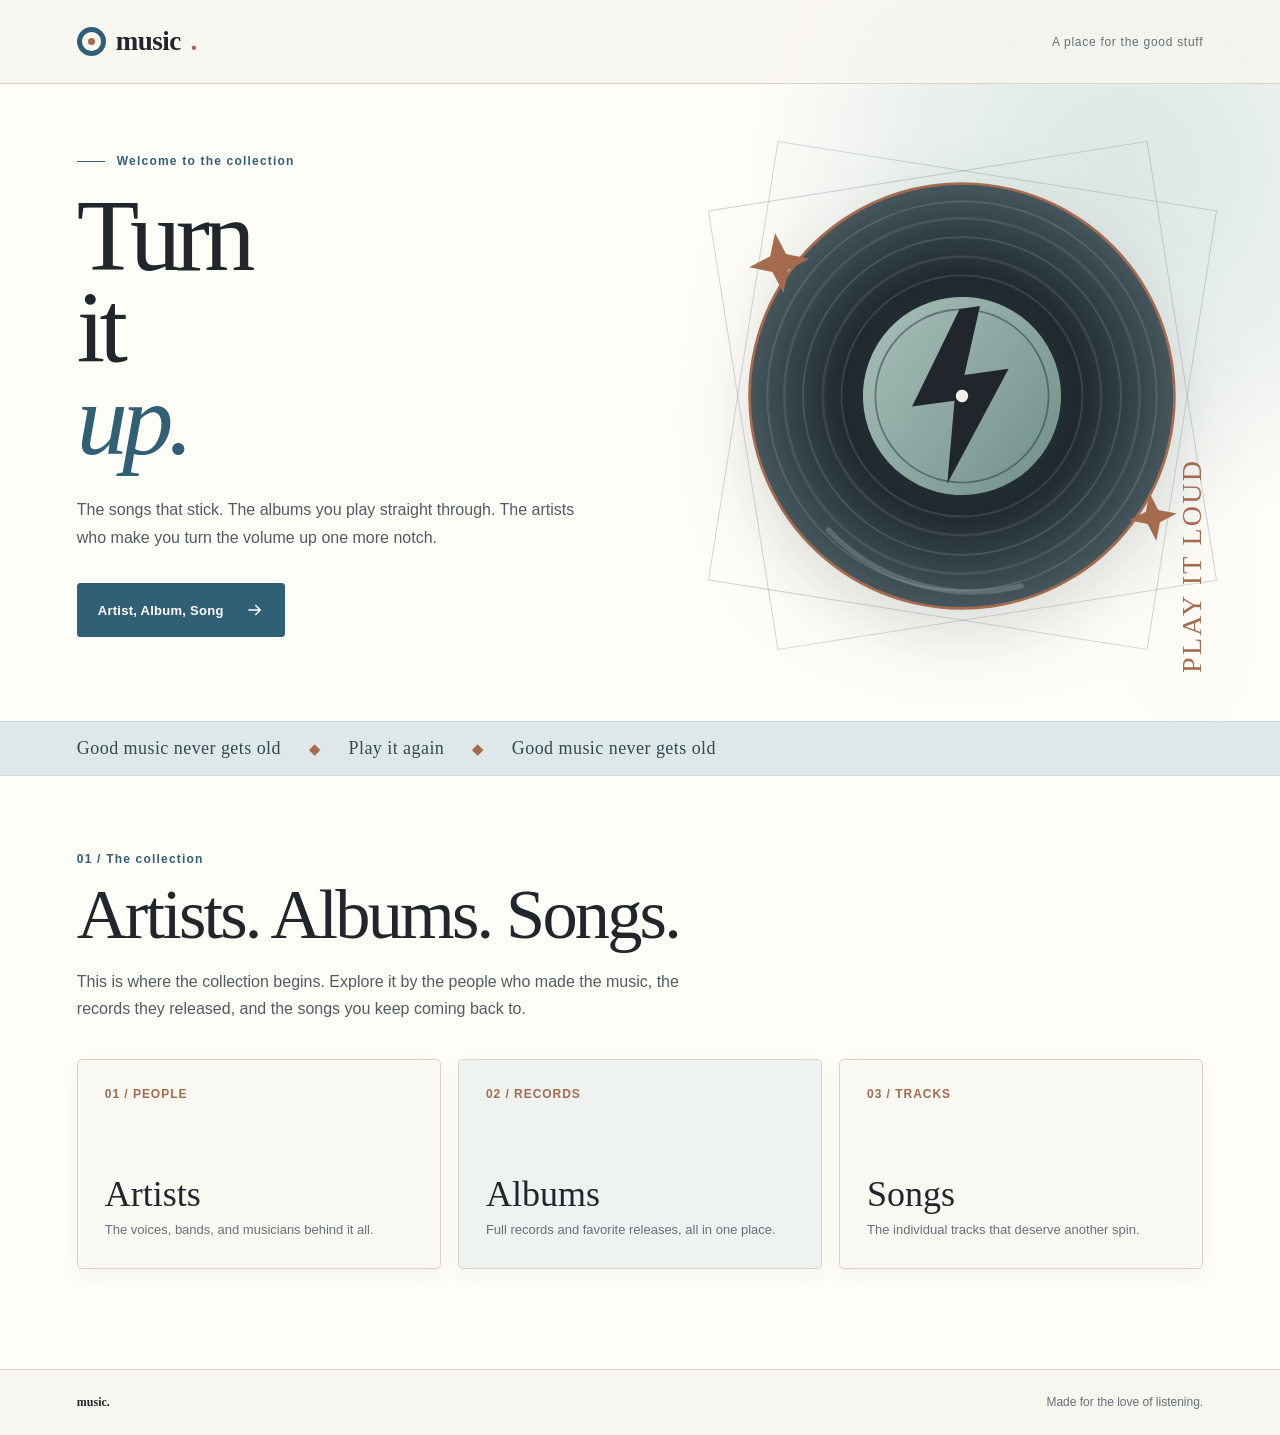
<file: index.html>
<!doctype html>
<html lang="en">
<head>
  <meta charset="utf-8">
  <meta name="viewport" content="width=device-width, initial-scale=1">
  <meta name="theme-color" content="#f3f0e8">
  <meta name="description" content="A home for the music, artists, albums, and songs worth coming back to.">
  <title>music — Turn it up</title>
  <style>
    :root { color-scheme:light; --paper:#f3f0e8; --surface:#fffdf8; --ink:#20262b; --muted:#667078; --blue:#315f75; --teal:#6f8f88; --copper:#a56b4f; --line:#d8d3c9; }
    * { box-sizing:border-box; }
    html { scroll-behavior:smooth; }
    body { margin:0; min-width:320px; background:var(--paper); color:var(--ink); font-family:Arial,"Helvetica Neue",sans-serif; }
    a { color:inherit; }
    .page { max-width:1440px; min-height:100vh; margin:auto; overflow:hidden; position:relative; background:var(--surface); box-shadow:0 0 0 1px #00000008; }
    .page::before { content:""; position:absolute; top:-210px; right:-220px; width:760px; height:760px; border-radius:50%; background:radial-gradient(circle,#dce7e5 0,#eaf0ed 38%,transparent 69%); pointer-events:none; }
    header { position:relative; z-index:2; display:flex; align-items:center; justify-content:space-between; padding:27px clamp(24px,6vw,86px); border-bottom:1px solid var(--line); background:#f8f6f0cc; backdrop-filter:blur(5px); }
    .brand { display:inline-flex; align-items:center; gap:10px; text-decoration:none; font-family:Georgia,"Times New Roman",serif; font-size:27px; font-weight:600; letter-spacing:-.02em; line-height:1; }
    .brand-mark { width:29px; height:29px; border:5px solid var(--blue); border-radius:50%; position:relative; box-shadow:0 0 0 2px var(--surface) inset; }
    .brand-mark::after { content:""; position:absolute; inset:6px; border-radius:50%; background:var(--copper); }
    .header-note { letter-spacing:.06em; font-size:12px; font-weight:500; color:var(--muted); }
    main { position:relative; }
    .hero { min-height:610px; display:grid; grid-template-columns:minmax(0,1fr) minmax(300px,.8fr); align-items:center; gap:42px; padding:70px clamp(24px,6vw,86px) 84px; }
    .hero-copy { position:relative; z-index:1; }
    .eyebrow { display:flex; align-items:center; gap:12px; margin:0 0 22px; font-size:12px; font-weight:600; letter-spacing:.1em; color:var(--blue); }
    .eyebrow::before { content:""; width:28px; height:1px; background:var(--blue); }
    h1 { margin:0; font-family:Georgia,"Times New Roman",serif; font-size:clamp(58px,8vw,108px); font-weight:500; line-height:.9; letter-spacing:-.055em; color:var(--ink); }
    h1 span { display:block; }
    h1 .accent { color:var(--blue); font-style:italic; font-weight:400; }
    .hero-description { max-width:500px; margin:30px 0 31px; color:#515b62; line-height:1.75; font-size:16px; }
    .primary-link { display:inline-flex; align-items:center; gap:22px; min-height:54px; padding:0 20px; border:1px solid var(--blue); border-radius:3px; background:var(--blue); color:#fff; font-size:13px; font-weight:600; letter-spacing:.02em; text-decoration:none; transition:transform .18s,background .18s; }
    .primary-link:hover,.primary-link:focus-visible { transform:translateY(-2px); background:#264c5f; }
    .primary-link svg { width:18px; height:18px; }
    .art { width:min(100%,500px); aspect-ratio:1; justify-self:center; position:relative; display:grid; place-items:center; filter:drop-shadow(0 24px 34px #26343c2b); }
    .art::before { content:""; position:absolute; width:92%; aspect-ratio:1; border:1px solid #74868b55; transform:rotate(-9deg); }
    .art::after { content:""; position:absolute; width:92%; aspect-ratio:1; border:1px solid #74868b55; transform:rotate(9deg); }
    .art svg { width:100%; height:100%; position:relative; z-index:1; transform:rotate(-8deg); animation:float 7s ease-in-out infinite; }
    @keyframes float { 50% { transform:translateY(-10px) rotate(-5deg); } }
    .side-word { position:absolute; right:-5px; bottom:8%; z-index:2; color:var(--copper); font-family:Georgia,"Times New Roman",serif; font-weight:500; font-size:clamp(17px,2.2vw,28px); letter-spacing:.08em; transform:rotate(-90deg) translateX(65%); transform-origin:right bottom; }
    .ticker { display:flex; align-items:center; gap:28px; overflow:hidden; white-space:nowrap; padding:16px clamp(24px,6vw,86px); background:#dfe8e8; color:#33484f; border-top:1px solid #cddada; border-bottom:1px solid #cddada; font-family:Georgia,"Times New Roman",serif; font-weight:400; font-size:18px; letter-spacing:.025em; }
    .ticker b { font-family:Arial,sans-serif; font-size:14px; color:var(--copper); }
    #artists-albums-songs { padding:76px clamp(24px,6vw,86px) 100px; scroll-margin-top:20px; }
    .section-topline { margin:0 0 13px; color:var(--blue); font-size:12px; font-weight:600; letter-spacing:.1em; }
    h2 { margin:0 0 18px; font-family:Georgia,"Times New Roman",serif; font-size:clamp(42px,5.5vw,72px); font-weight:500; letter-spacing:-.04em; line-height:1; color:var(--ink); }
    .section-intro { margin:0 0 36px; color:#515b62; max-width:620px; line-height:1.72; }
    .cards { display:grid; grid-template-columns:repeat(3,minmax(0,1fr)); gap:17px; }
    .card { min-height:210px; padding:27px; border:1px solid var(--line); border-radius:5px; background:#faf8f3; display:flex; flex-direction:column; justify-content:space-between; box-shadow:0 7px 20px #27353c0c; }
    .card:nth-child(2) { background:#eef2f0; }
    .card-index { color:var(--copper); font-size:12px; font-weight:600; letter-spacing:.08em; }
    .card h3 { margin:0 0 8px; font-family:Georgia,"Times New Roman",serif; font-size:36px; font-weight:500; line-height:1; color:var(--ink); }
    .card p { margin:0; color:var(--muted); font-size:13px; line-height:1.58; }
    footer { display:flex; justify-content:space-between; gap:20px; padding:25px clamp(24px,6vw,86px); border-top:1px solid var(--line); background:#f8f6f0; color:var(--muted); font-size:12px; }
    footer strong { color:var(--ink); font-family:Georgia,"Times New Roman",serif; font-weight:600; }
    @media (max-width:850px) { .hero { min-height:0; grid-template-columns:1fr; padding-top:68px; gap:15px; } .art { width:min(72vw,410px); margin:0 auto; } .side-word { right:1%; } }
    @media (max-width:600px) { header { padding-top:21px; padding-bottom:21px; } .header-note { font-size:10px; } .hero { padding-top:58px; padding-bottom:40px; } h1 { font-size:clamp(58px,15vw,88px); } .hero-description { margin-top:26px; } .art { width:min(88vw,390px); } .cards { grid-template-columns:1fr; } .card { min-height:155px; } footer { flex-direction:column; } }
    @media (prefers-reduced-motion:reduce) { html { scroll-behavior:auto; } .art svg { animation:none; } .primary-link { transition:none; } }
  </style>
</head>
<body>
  <div class="page">
    <header>
      <a class="brand" href="#top" aria-label="music home"><span class="brand-mark" aria-hidden="true"></span>music<span style="color:var(--copper)">.</span></a>
      <span class="header-note">A place for the good stuff</span>
    </header>
    <main id="top">
      <section class="hero" aria-labelledby="hero-title">
        <div class="hero-copy">
          <p class="eyebrow">Welcome to the collection</p>
          <h1 id="hero-title"><span>Turn</span><span>it <span class="accent">up.</span></span></h1>
          <p class="hero-description">The songs that stick. The albums you play straight through. The artists who make you turn the volume up one more notch.</p>
          <a class="primary-link" href="artist-album-song.html">Artist, Album, Song <svg aria-hidden="true" viewBox="0 0 24 24" fill="none"><path d="M4 12h15m-6-6 6 6-6 6" stroke="currentColor" stroke-width="2" stroke-linecap="round" stroke-linejoin="round"/></svg></a>
        </div>
        <div class="art" role="img" aria-label="Original illustration of a vinyl record with a lightning bolt and starburst">
          <svg viewBox="0 0 540 540" xmlns="http://www.w3.org/2000/svg" aria-hidden="true">
            <defs><radialGradient id="disc"><stop offset="0" stop-color="#2f3c43"/><stop offset=".55" stop-color="#1f292f"/><stop offset="1" stop-color="#45565d"/></radialGradient><linearGradient id="label" x1="0" y1="0" x2="1" y2="1"><stop stop-color="#a9c0ba"/><stop offset="1" stop-color="#6f8f88"/></linearGradient></defs>
            <path d="m268 5 11 44 24-35-1 44 36-25-15 41 43-11-29 33 44 5-38 22 40 20-44 7 30 32-43-10 17 40-37-24 3 44-26-34-10 44-12-43-24 35 1-44-36 25 15-41-43 11 29-33-44-5 38-22-40-20 44-7-30-32 43 10-17-40 37 24-3-44 26 34z" fill="#a56b4f" opacity=".82" transform="translate(155 112) scale(.42)"/>
            <circle cx="270" cy="270" r="238" fill="url(#disc)" stroke="#a56b4f" stroke-width="3"/><circle cx="270" cy="270" r="218" fill="none" stroke="#ffffff" stroke-opacity=".13" stroke-width="2"/><circle cx="270" cy="270" r="199" fill="none" stroke="#ffffff" stroke-opacity=".09" stroke-width="3"/><circle cx="270" cy="270" r="178" fill="none" stroke="#ffffff" stroke-opacity=".13" stroke-width="2"/><circle cx="270" cy="270" r="156" fill="none" stroke="#ffffff" stroke-opacity=".09" stroke-width="3"/><circle cx="270" cy="270" r="135" fill="none" stroke="#ffffff" stroke-opacity=".12" stroke-width="2"/><path d="M101 398a223 223 0 0 0 205 92" fill="none" stroke="#f8f5ed" stroke-opacity=".18" stroke-width="6" stroke-linecap="round"/><circle cx="270" cy="270" r="111" fill="url(#label)"/><circle cx="270" cy="270" r="97" fill="none" stroke="#20262b" stroke-width="2" stroke-opacity=".45"/><path d="m281 173-68 101h48l-21 91 86-118h-50l28-74z" fill="#20262b"/><circle cx="270" cy="270" r="7" fill="#f3f0e8"/><path d="m79 85 9-25 9 25 25 9-25 9-9 25-9-25-25-9zm377 342 7-20 7 20 20 7-20 7-7 20-7-20-20-7z" fill="#a56b4f"/>
          </svg>
          <span class="side-word" aria-hidden="true">PLAY IT LOUD</span>
        </div>
      </section>
      <div class="ticker" aria-hidden="true"><span>Good music never gets old</span><b>◆</b><span>Play it again</span><b>◆</b><span>Good music never gets old</span></div>
      <section id="artists-albums-songs" aria-labelledby="collection-title">
        <p class="section-topline">01 / The collection</p>
        <h2 id="collection-title">Artists. Albums. Songs.</h2>
        <p class="section-intro">This is where the collection begins. Explore it by the people who made the music, the records they released, and the songs you keep coming back to.</p>
        <div class="cards">
          <article class="card"><span class="card-index">01 / PEOPLE</span><div><h3>Artists</h3><p>The voices, bands, and musicians behind it all.</p></div></article>
          <article class="card"><span class="card-index">02 / RECORDS</span><div><h3>Albums</h3><p>Full records and favorite releases, all in one place.</p></div></article>
          <article class="card"><span class="card-index">03 / TRACKS</span><div><h3>Songs</h3><p>The individual tracks that deserve another spin.</p></div></article>
        </div>
      </section>
    </main>
    <footer><strong>music.</strong><span>Made for the love of listening.</span></footer>
  </div>
</body>
</html>
</file>
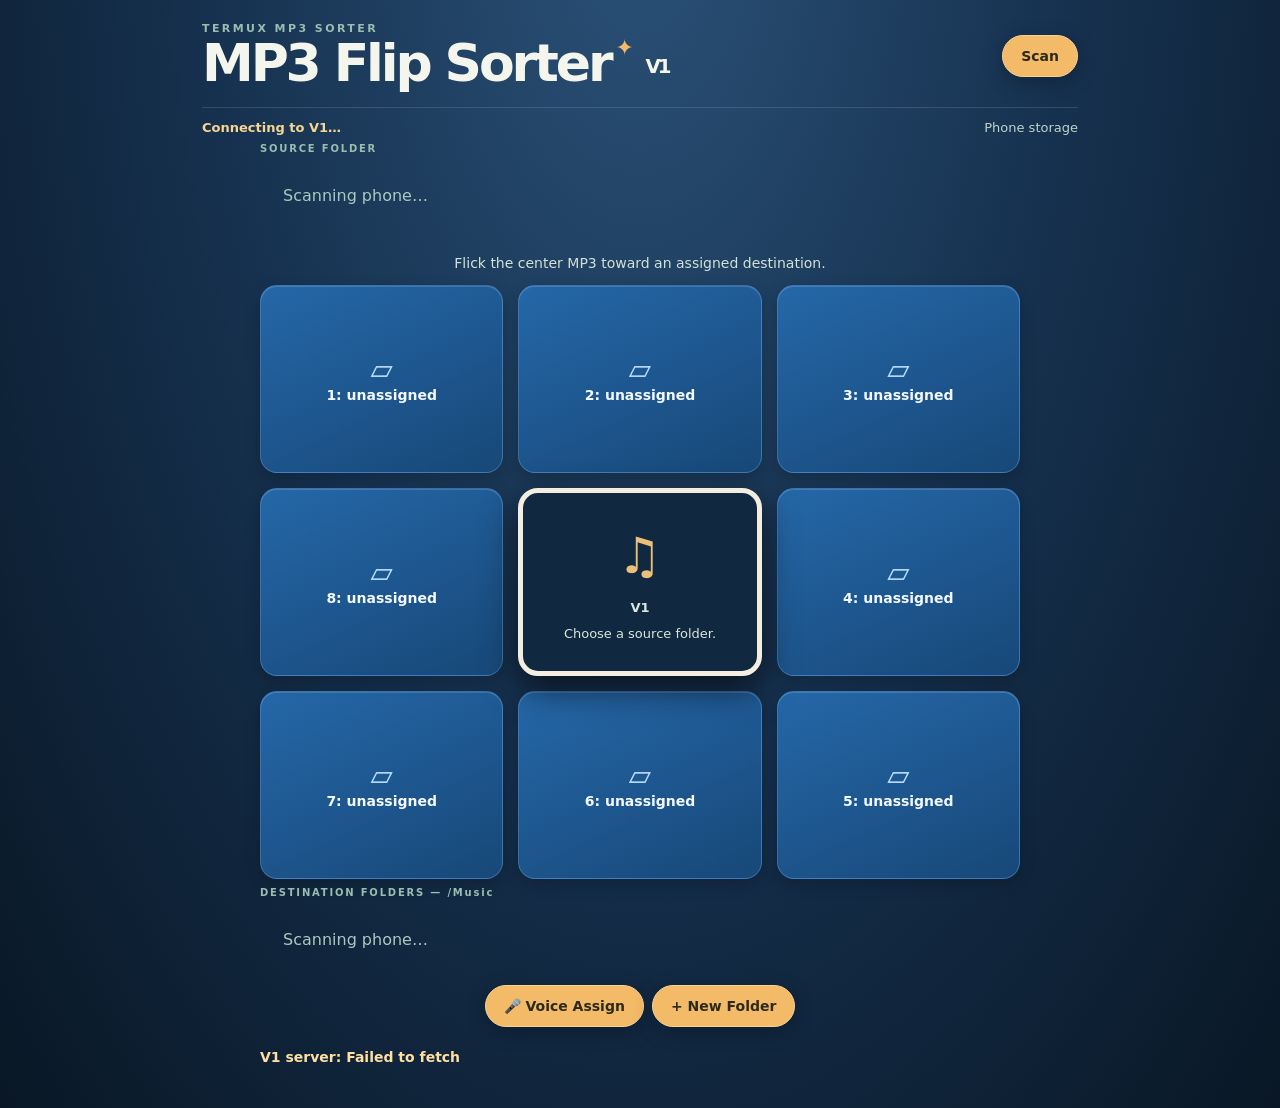
<file: v1/index.html>
<!doctype html><html lang="en"><head><meta charset="utf-8"><meta name="viewport" content="width=device-width,initial-scale=1,viewport-fit=cover"><title>MP3 Flip Sorter V1</title><link rel="stylesheet" href="./style.css?v=1"><script src="./app.js?v=1" defer></script></head><body><main class="app"><header class="topbar"><div><p class="eyebrow">TERMUX MP3 SORTER</p><h1>MP3 Flip Sorter<span class="spark">✦</span> <small>V1</small></h1></div><button id="scan" class="scan">Scan</button></header><section class="summary"><span id="count">Connecting to V1…</span><span id="root">Phone storage</span></section><section class="source-panel"><div class="source-title">SOURCE FOLDER</div><div id="sourceWheel" class="folder-wheel"><span class="wheel-empty">Scanning phone…</span></div></section><p class="instruction">Flick the center MP3 toward an assigned destination.</p><section class="board"><button class="folder northwest" data-folder="1"><span class="folder-icon">▱</span><span>1: unassigned</span></button><button class="folder north" data-folder="2"><span class="folder-icon">▱</span><span>2: unassigned</span></button><button class="folder northeast" data-folder="3"><span class="folder-icon">▱</span><span>3: unassigned</span></button><button class="folder east" data-folder="4"><span class="folder-icon">▱</span><span>4: unassigned</span></button><button class="folder southeast" data-folder="5"><span class="folder-icon">▱</span><span>5: unassigned</span></button><button class="folder south" data-folder="6"><span class="folder-icon">▱</span><span>6: unassigned</span></button><button class="folder southwest" data-folder="7"><span class="folder-icon">▱</span><span>7: unassigned</span></button><button class="folder west" data-folder="8"><span class="folder-icon">▱</span><span>8: unassigned</span></button><div id="photoCard" class="photo-card"><div class="empty"><div class="empty-symbol">♫</div><strong>V1</strong><span>Choose a source folder.</span></div></div></section><section class="source-panel"><div class="source-title">DESTINATION FOLDERS — /Music</div><div id="destWheel" class="folder-wheel"><span class="wheel-empty">Scanning phone…</span></div><div class="new-folder-row"><button id="voiceAssign" class="scan">🎤 Voice Assign</button><button id="newFolder" class="scan">+ New Folder</button></div><div id="voicePanel" class="voice-panel" hidden><strong id="voicePrompt">Say the name of the folder</strong><div id="heardName"></div><div class="voice-actions"><button id="voiceYes" class="scan" hidden>Yes</button><button id="voiceNo" class="secondary" hidden>No</button><button id="voiceCancel" class="secondary">Cancel</button></div></div></section><div class="actions"><span id="status"></span></div></main></body></html>
</file>
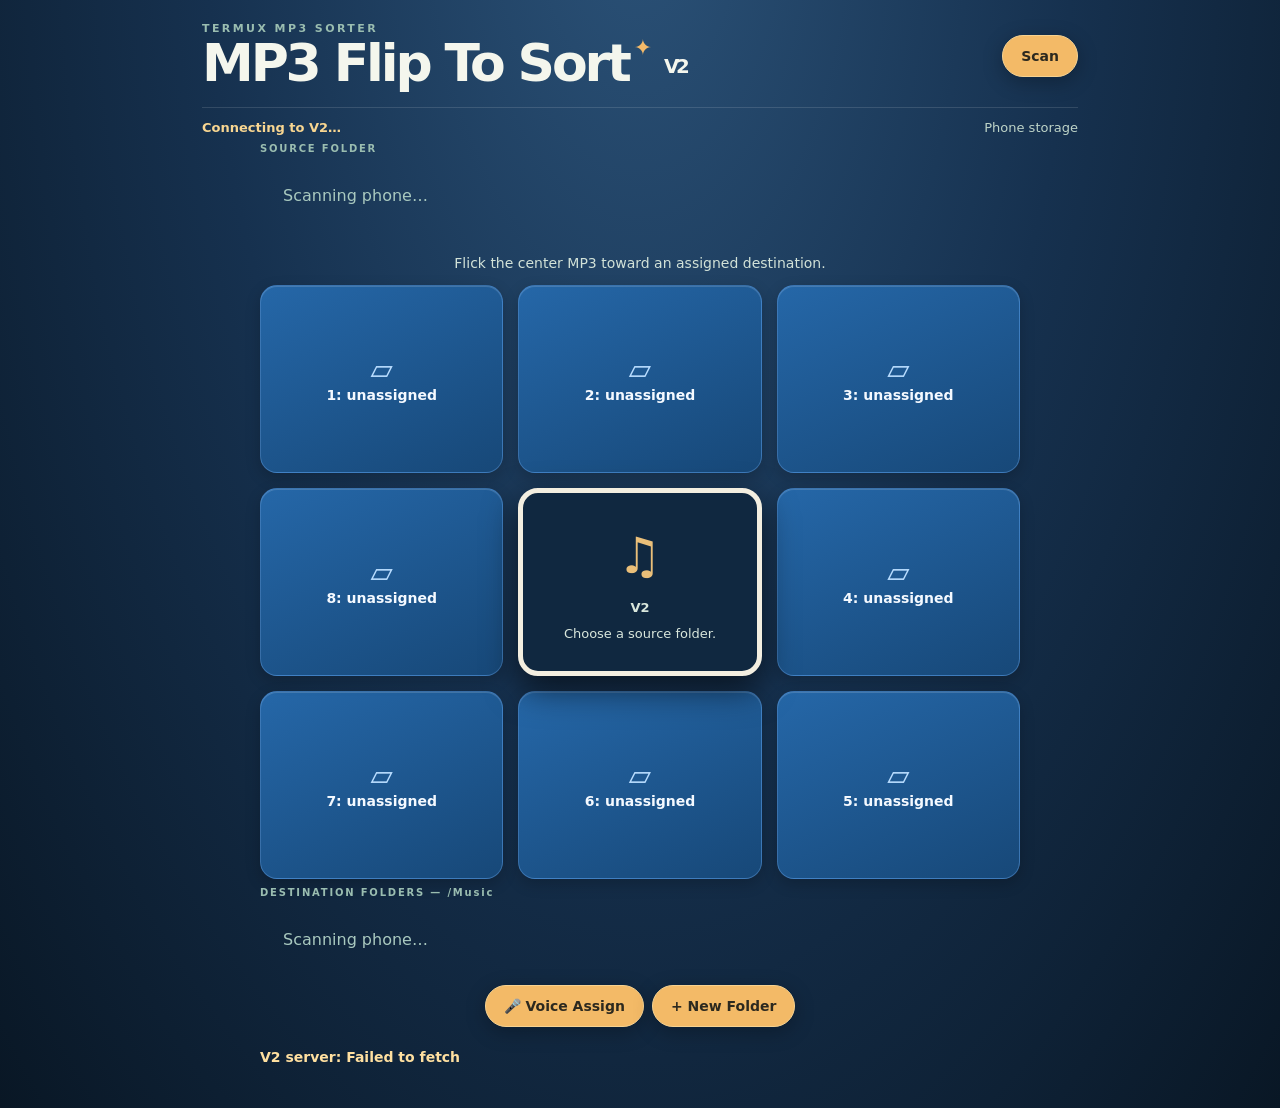
<file: v2/index.html>
<!doctype html><html lang="en"><head><meta charset="utf-8"><meta name="viewport" content="width=device-width,initial-scale=1,viewport-fit=cover"><title>MP3 Flip To Sort V2</title><link rel="stylesheet" href="./style.css?v=2"><script src="./app.js?v=2" defer></script></head><body><main class="app"><header class="topbar"><div><p class="eyebrow">TERMUX MP3 SORTER</p><h1>MP3 Flip To Sort<span class="spark">✦</span> <small>V2</small></h1></div><button id="scan" class="scan">Scan</button></header><section class="summary"><span id="count">Connecting to V2…</span><span id="root">Phone storage</span></section><section class="source-panel"><div class="source-title">SOURCE FOLDER</div><div id="sourceWheel" class="folder-wheel"><span class="wheel-empty">Scanning phone…</span></div></section><p class="instruction">Flick the center MP3 toward an assigned destination.</p><section class="board"><button class="folder northwest" data-folder="1"><span class="folder-icon">▱</span><span>1: unassigned</span></button><button class="folder north" data-folder="2"><span class="folder-icon">▱</span><span>2: unassigned</span></button><button class="folder northeast" data-folder="3"><span class="folder-icon">▱</span><span>3: unassigned</span></button><button class="folder east" data-folder="4"><span class="folder-icon">▱</span><span>4: unassigned</span></button><button class="folder southeast" data-folder="5"><span class="folder-icon">▱</span><span>5: unassigned</span></button><button class="folder south" data-folder="6"><span class="folder-icon">▱</span><span>6: unassigned</span></button><button class="folder southwest" data-folder="7"><span class="folder-icon">▱</span><span>7: unassigned</span></button><button class="folder west" data-folder="8"><span class="folder-icon">▱</span><span>8: unassigned</span></button><div id="photoCard" class="photo-card"><div class="empty"><div class="empty-symbol">♫</div><strong>V2</strong><span>Choose a source folder.</span></div></div></section><section class="source-panel"><div class="source-title">DESTINATION FOLDERS — /Music</div><div id="destWheel" class="folder-wheel"><span class="wheel-empty">Scanning phone…</span></div><div class="new-folder-row"><button id="voiceAssign" class="scan">🎤 Voice Assign</button><button id="newFolder" class="scan">+ New Folder</button></div><div id="voicePanel" class="voice-panel" hidden><strong id="voicePrompt">Say the name of the folder</strong><div id="heardName"></div><div class="voice-actions"><button id="voiceYes" class="scan" hidden>Yes</button><button id="voiceNo" class="secondary" hidden>No</button><button id="voiceCancel" class="secondary">Cancel</button></div></div></section><div class="actions"><span id="status"></span></div></main></body></html>
</file>
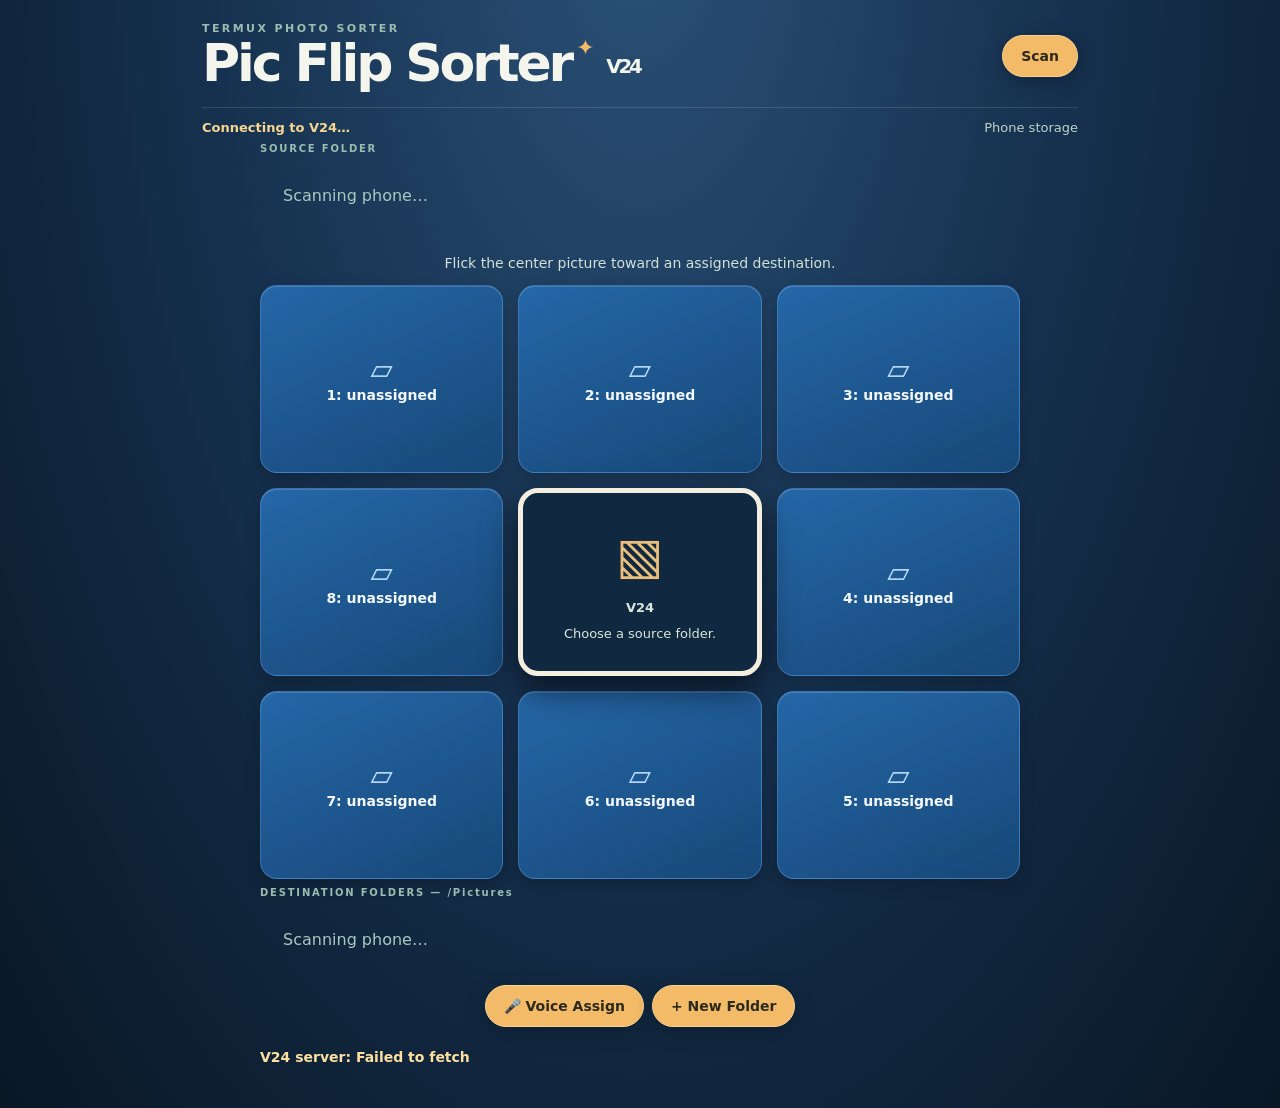
<file: v24/index.html>
<!doctype html><html lang="en"><head><meta charset="utf-8"><meta name="viewport" content="width=device-width,initial-scale=1,viewport-fit=cover"><title>Pic Flip Sorter V24</title><link rel="stylesheet" href="./style.css?v=24"><script src="./app.js?v=24" defer></script></head><body><main class="app"><header class="topbar"><div><p class="eyebrow">TERMUX PHOTO SORTER</p><h1>Pic Flip Sorter<span class="spark">✦</span> <small>V24</small></h1></div><button id="scan" class="scan">Scan</button></header><section class="summary"><span id="count">Connecting to V24…</span><span id="root">Phone storage</span></section><section class="source-panel"><div class="source-title">SOURCE FOLDER</div><div id="sourceWheel" class="folder-wheel"><span class="wheel-empty">Scanning phone…</span></div></section><p class="instruction">Flick the center picture toward an assigned destination.</p><section class="board"><button class="folder northwest" data-folder="1"><span class="folder-icon">▱</span><span>1: unassigned</span></button><button class="folder north" data-folder="2"><span class="folder-icon">▱</span><span>2: unassigned</span></button><button class="folder northeast" data-folder="3"><span class="folder-icon">▱</span><span>3: unassigned</span></button><button class="folder east" data-folder="4"><span class="folder-icon">▱</span><span>4: unassigned</span></button><button class="folder southeast" data-folder="5"><span class="folder-icon">▱</span><span>5: unassigned</span></button><button class="folder south" data-folder="6"><span class="folder-icon">▱</span><span>6: unassigned</span></button><button class="folder southwest" data-folder="7"><span class="folder-icon">▱</span><span>7: unassigned</span></button><button class="folder west" data-folder="8"><span class="folder-icon">▱</span><span>8: unassigned</span></button><div id="photoCard" class="photo-card"><div class="empty"><div class="empty-symbol">▧</div><strong>V24</strong><span>Choose a source folder.</span></div></div></section><section class="source-panel"><div class="source-title">DESTINATION FOLDERS — /Pictures</div><div id="destWheel" class="folder-wheel"><span class="wheel-empty">Scanning phone…</span></div><div class="new-folder-row"><button id="voiceAssign" class="scan">🎤 Voice Assign</button><button id="newFolder" class="scan">+ New Folder</button></div><div id="voicePanel" class="voice-panel" hidden><strong id="voicePrompt">Say the name of the folder</strong><div id="heardName"></div><div class="voice-actions"><button id="voiceYes" class="scan" hidden>Yes</button><button id="voiceNo" class="secondary" hidden>No</button><button id="voiceCancel" class="secondary">Cancel</button></div></div></section><div class="actions"><span id="status"></span></div></main></body></html>
</file>
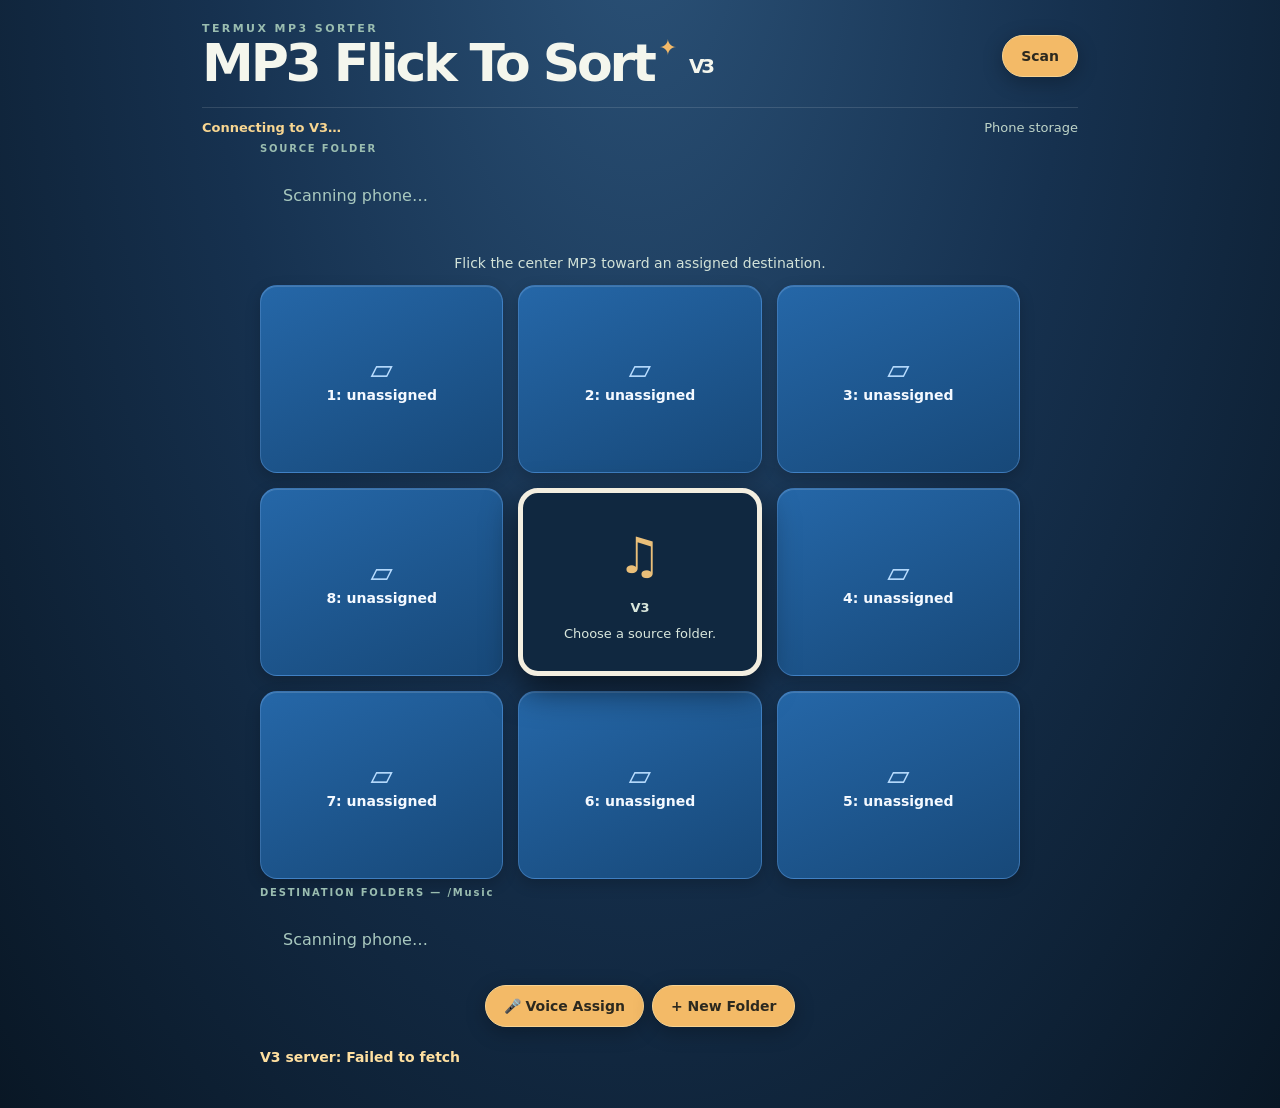
<file: v3/index.html>
<!doctype html><html lang="en"><head><meta charset="utf-8"><meta name="viewport" content="width=device-width,initial-scale=1,viewport-fit=cover"><title>MP3 Flick To Sort V3</title><link rel="stylesheet" href="./style.css?v=3"><script src="./app.js?v=3" defer></script></head><body><main class="app"><header class="topbar"><div><p class="eyebrow">TERMUX MP3 SORTER</p><h1>MP3 Flick To Sort<span class="spark">✦</span> <small>V3</small></h1></div><button id="scan" class="scan">Scan</button></header><section class="summary"><span id="count">Connecting to V3…</span><span id="root">Phone storage</span></section><section class="source-panel"><div class="source-title">SOURCE FOLDER</div><div id="sourceWheel" class="folder-wheel"><span class="wheel-empty">Scanning phone…</span></div></section><p class="instruction">Flick the center MP3 toward an assigned destination.</p><section class="board"><button class="folder northwest" data-folder="1"><span class="folder-icon">▱</span><span>1: unassigned</span></button><button class="folder north" data-folder="2"><span class="folder-icon">▱</span><span>2: unassigned</span></button><button class="folder northeast" data-folder="3"><span class="folder-icon">▱</span><span>3: unassigned</span></button><button class="folder east" data-folder="4"><span class="folder-icon">▱</span><span>4: unassigned</span></button><button class="folder southeast" data-folder="5"><span class="folder-icon">▱</span><span>5: unassigned</span></button><button class="folder south" data-folder="6"><span class="folder-icon">▱</span><span>6: unassigned</span></button><button class="folder southwest" data-folder="7"><span class="folder-icon">▱</span><span>7: unassigned</span></button><button class="folder west" data-folder="8"><span class="folder-icon">▱</span><span>8: unassigned</span></button><div id="photoCard" class="photo-card"><div class="empty"><div class="empty-symbol">♫</div><strong>V3</strong><span>Choose a source folder.</span></div></div></section><section class="source-panel"><div class="source-title">DESTINATION FOLDERS — /Music</div><div id="destWheel" class="folder-wheel"><span class="wheel-empty">Scanning phone…</span></div><div class="new-folder-row"><button id="voiceAssign" class="scan">🎤 Voice Assign</button><button id="newFolder" class="scan">+ New Folder</button></div><div id="voicePanel" class="voice-panel" hidden><strong id="voicePrompt">Say the name of the folder</strong><div id="heardName"></div><div class="voice-actions"><button id="voiceYes" class="scan" hidden>Yes</button><button id="voiceNo" class="secondary" hidden>No</button><button id="voiceCancel" class="secondary">Cancel</button></div></div></section><div class="actions"><span id="status"></span></div></main></body></html>
</file>
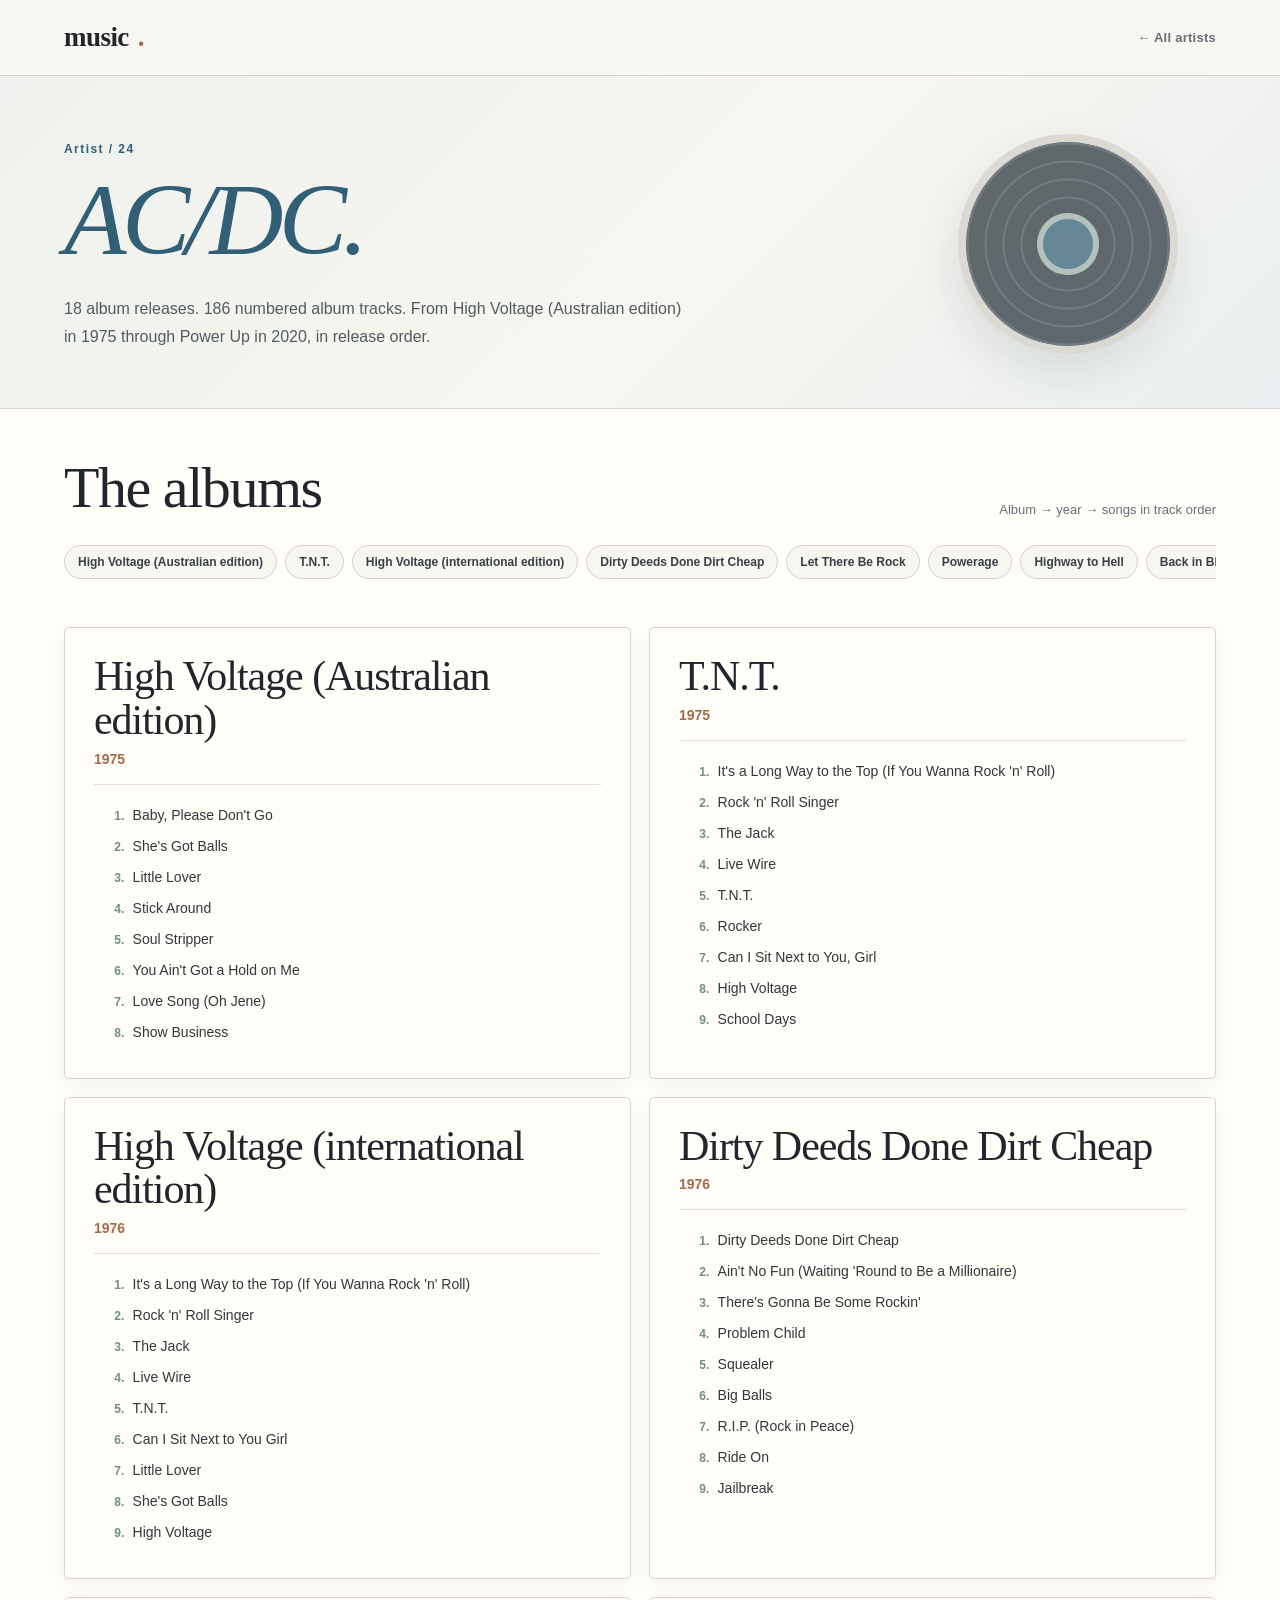
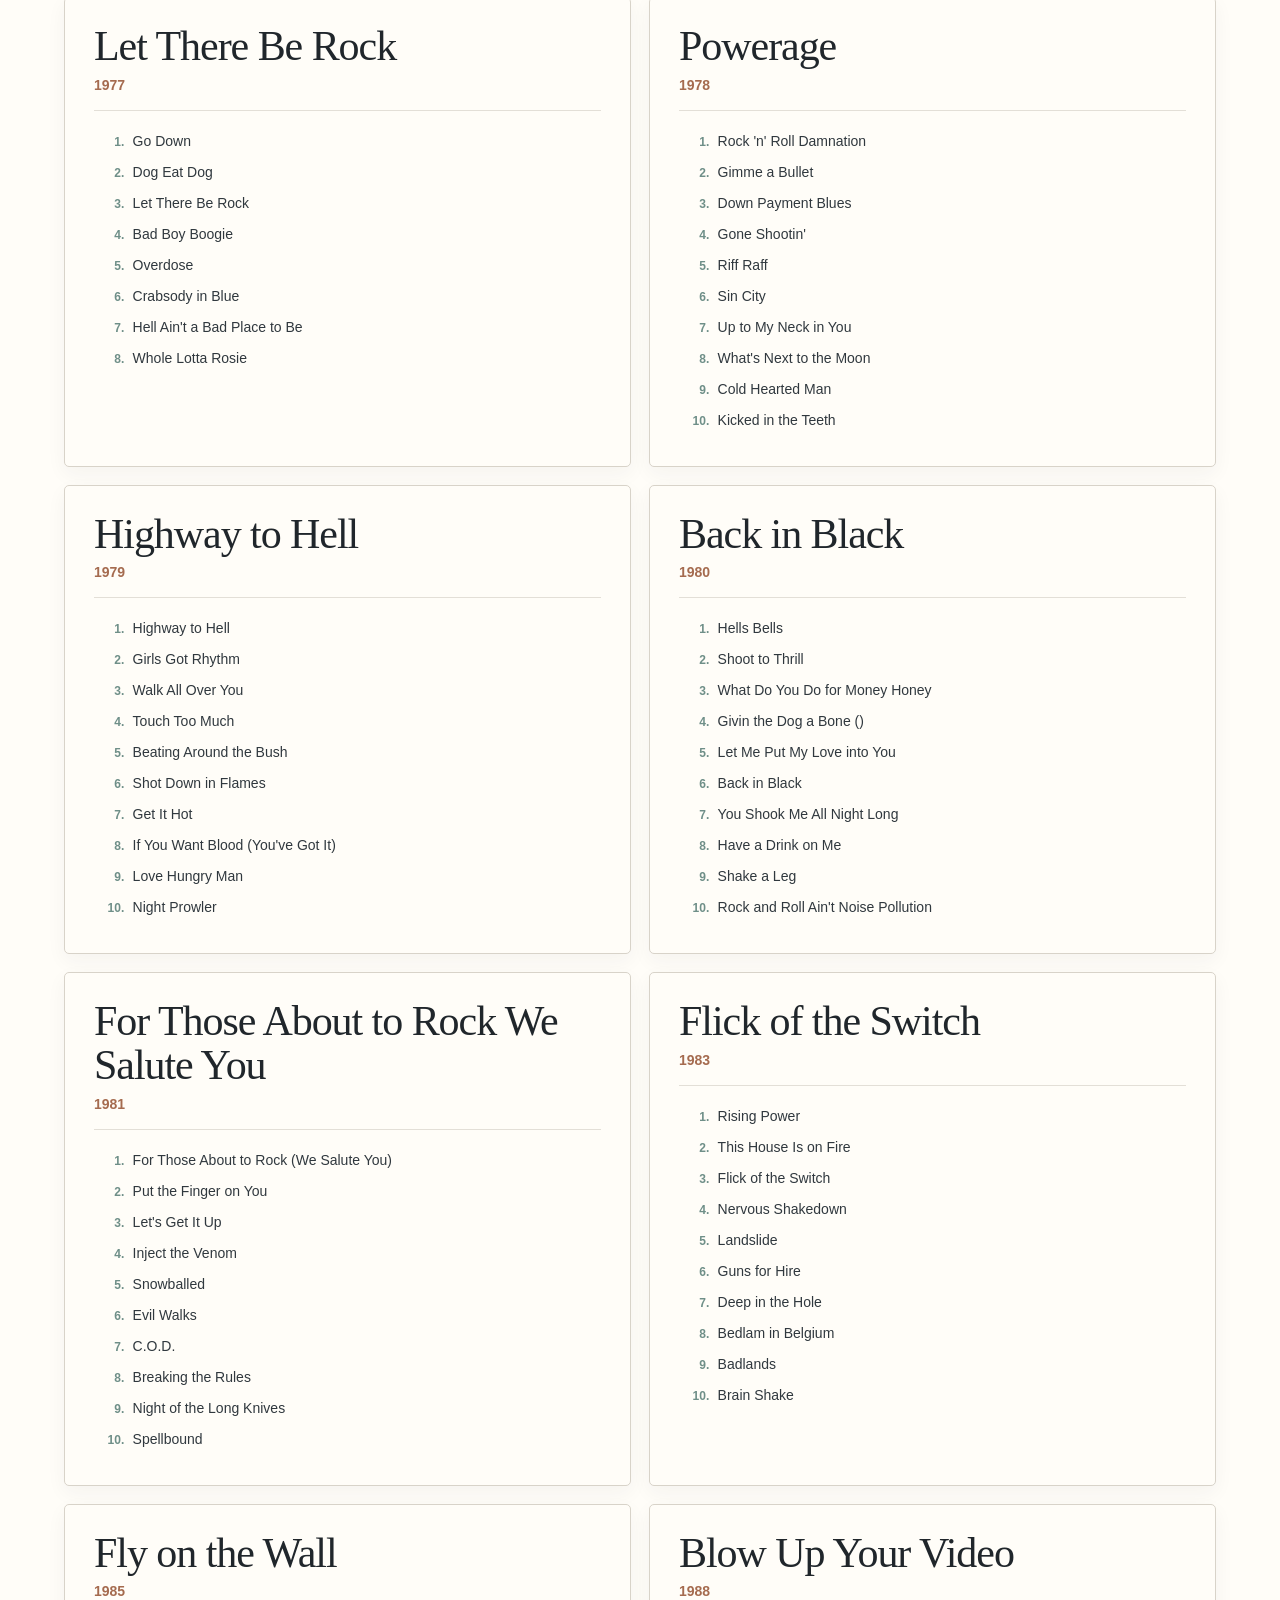
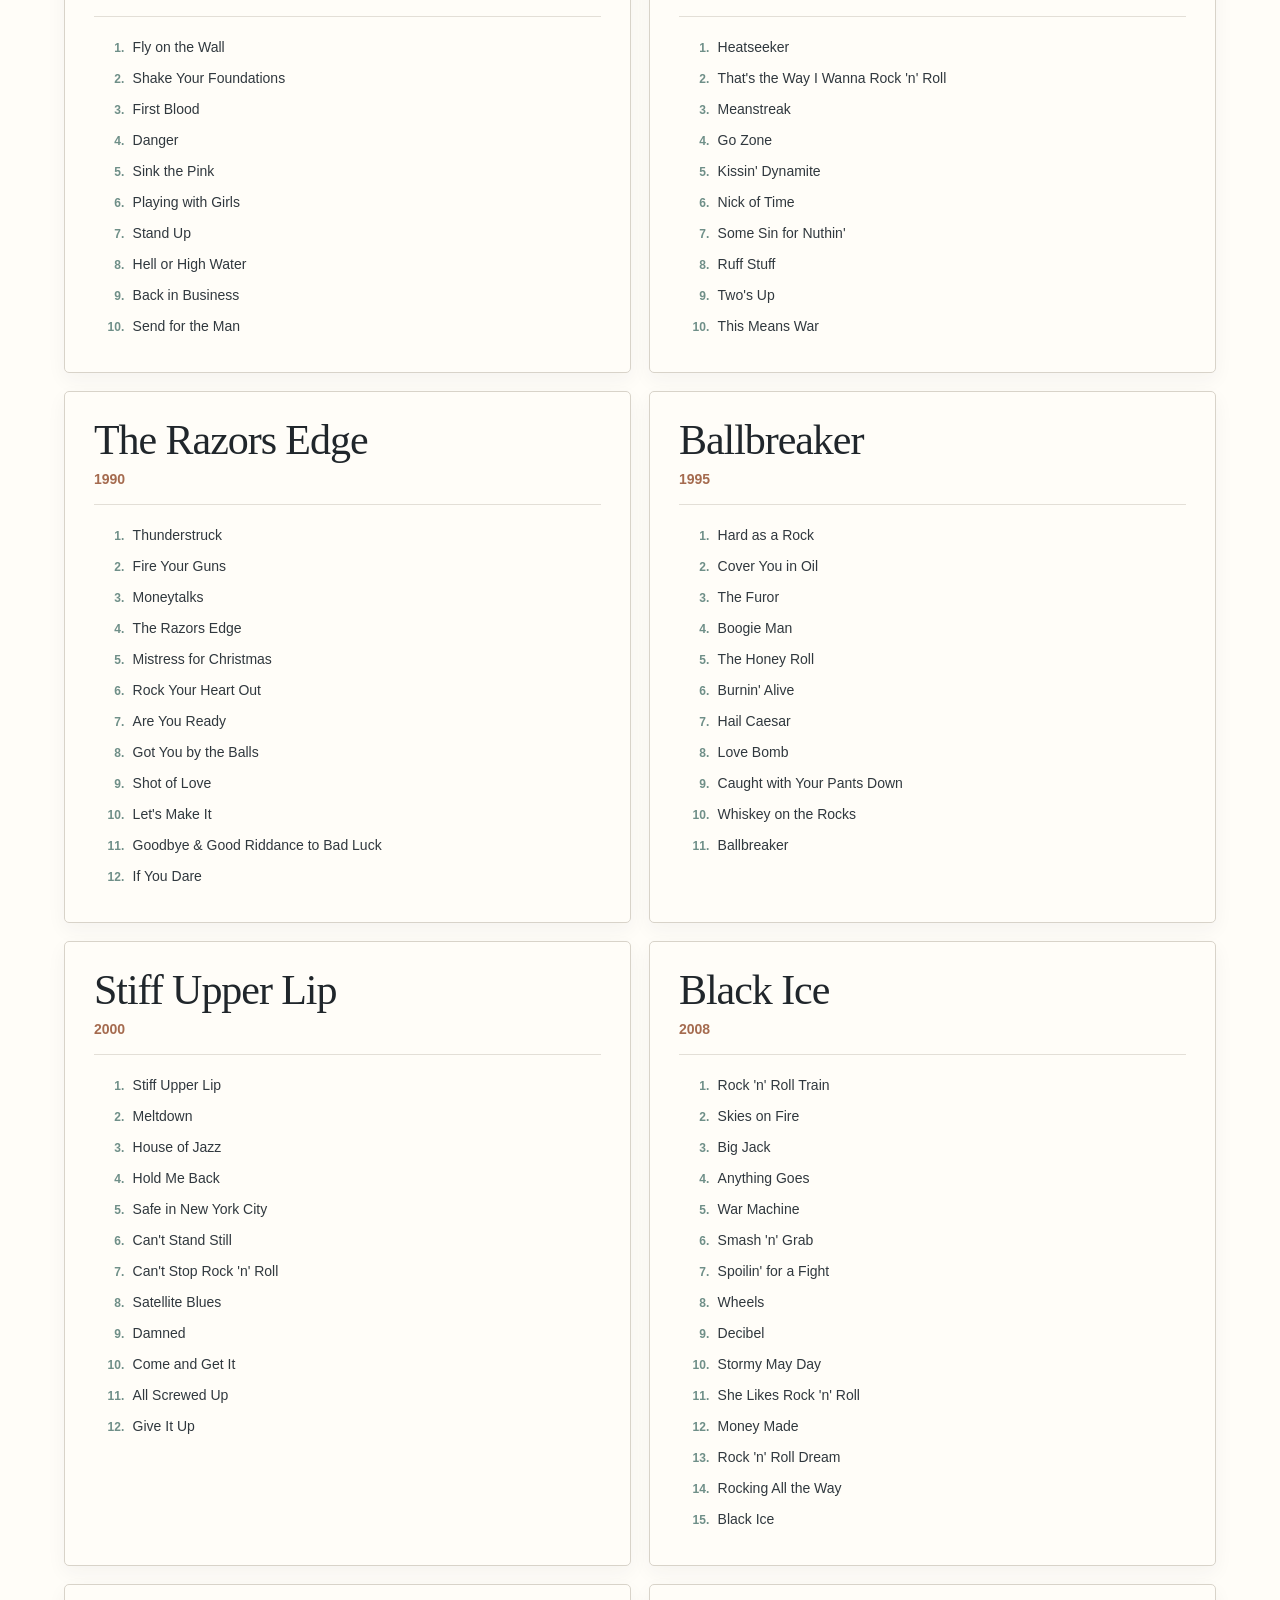
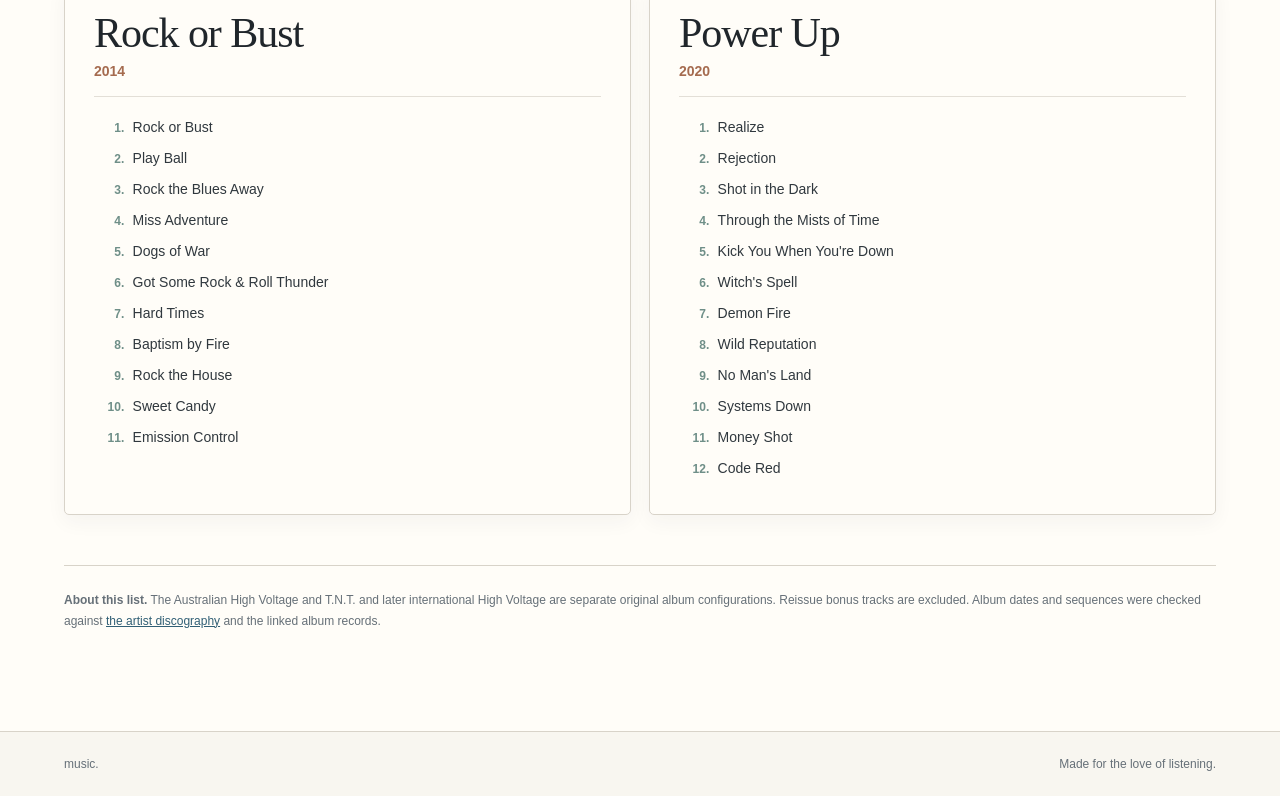
<file: ac-dc.html>
<!doctype html>
<html lang="en">
<head>
  <meta charset="utf-8">
  <meta name="viewport" content="width=device-width, initial-scale=1">
  <meta name="theme-color" content="#101019">
  <meta name="description" content="AC/DC albums by year, with every standard album track numbered in order.">
  <title>AC/DC — Artist, Album, Song — music</title>
  <link rel="stylesheet" href="catalog.css">
</head>
<body>
  <div class="shell">
    <header class="masthead"><a class="brand" href="index.html">music<span>.</span></a><a class="back" href="artist-album-song.html">← All artists</a></header>
    <main>
      <section class="intro">
        <span class="record-art" aria-hidden="true"></span>
        <p class="kicker">Artist / 24</p>
        <h1><em>AC/DC.</em></h1>
        <p class="lead">18 album releases. 186 numbered album tracks. From High Voltage (Australian edition) in 1975 through Power Up in 2020, in release order.</p>
      </section>
      <section class="content" aria-labelledby="albums-heading">
        <div class="catalog-intro"><h2 id="albums-heading">The albums</h2><p>Album → year → songs in track order</p></div>
        <nav class="album-nav" aria-label="Jump to album"><a href="#high-voltage-australian-edition">High Voltage (Australian edition)</a><a href="#t-n-t">T.N.T.</a><a href="#high-voltage-international-edition">High Voltage (international edition)</a><a href="#dirty-deeds-done-dirt-cheap">Dirty Deeds Done Dirt Cheap</a><a href="#let-there-be-rock">Let There Be Rock</a><a href="#powerage">Powerage</a><a href="#highway-to-hell">Highway to Hell</a><a href="#back-in-black">Back in Black</a><a href="#for-those-about-to-rock-we-salute-you">For Those About to Rock We Salute You</a><a href="#flick-of-the-switch">Flick of the Switch</a><a href="#fly-on-the-wall">Fly on the Wall</a><a href="#blow-up-your-video">Blow Up Your Video</a><a href="#the-razors-edge">The Razors Edge</a><a href="#ballbreaker">Ballbreaker</a><a href="#stiff-upper-lip">Stiff Upper Lip</a><a href="#black-ice">Black Ice</a><a href="#rock-or-bust">Rock or Bust</a><a href="#power-up">Power Up</a></nav>
        <div class="album-grid">
        <article class="album" id="high-voltage-australian-edition">
          <div class="album-head"><h3><a href="https://en.wikipedia.org/wiki/High_Voltage_(1975_album)" aria-label="Track source for High Voltage (Australian edition)">High Voltage (Australian edition)</a></h3><span class="album-year">1975</span></div>
          <ol><li>Baby, Please Don&#x27;t Go</li><li>She&#x27;s Got Balls</li><li>Little Lover</li><li>Stick Around</li><li>Soul Stripper</li><li>You Ain&#x27;t Got a Hold on Me</li><li>Love Song (Oh Jene)</li><li>Show Business</li></ol>
        </article>
        <article class="album" id="t-n-t">
          <div class="album-head"><h3><a href="https://en.wikipedia.org/wiki/T.N.T._(album)" aria-label="Track source for T.N.T.">T.N.T.</a></h3><span class="album-year">1975</span></div>
          <ol><li>It&#x27;s a Long Way to the Top (If You Wanna Rock &#x27;n&#x27; Roll)</li><li>Rock &#x27;n&#x27; Roll Singer</li><li>The Jack</li><li>Live Wire</li><li>T.N.T.</li><li>Rocker</li><li>Can I Sit Next to You, Girl</li><li>High Voltage</li><li>School Days</li></ol>
        </article>
        <article class="album" id="high-voltage-international-edition">
          <div class="album-head"><h3><a href="https://en.wikipedia.org/wiki/High_Voltage_(1976_album)" aria-label="Track source for High Voltage (international edition)">High Voltage (international edition)</a></h3><span class="album-year">1976</span></div>
          <ol><li>It&#x27;s a Long Way to the Top (If You Wanna Rock &#x27;n&#x27; Roll)</li><li>Rock &#x27;n&#x27; Roll Singer</li><li>The Jack</li><li>Live Wire</li><li>T.N.T.</li><li>Can I Sit Next to You Girl</li><li>Little Lover</li><li>She&#x27;s Got Balls</li><li>High Voltage</li></ol>
        </article>
        <article class="album" id="dirty-deeds-done-dirt-cheap">
          <div class="album-head"><h3><a href="https://en.wikipedia.org/wiki/Dirty_Deeds_Done_Dirt_Cheap" aria-label="Track source for Dirty Deeds Done Dirt Cheap">Dirty Deeds Done Dirt Cheap</a></h3><span class="album-year">1976</span></div>
          <ol><li>Dirty Deeds Done Dirt Cheap</li><li>Ain&#x27;t No Fun (Waiting &#x27;Round to Be a Millionaire)</li><li>There&#x27;s Gonna Be Some Rockin&#x27;</li><li>Problem Child</li><li>Squealer</li><li>Big Balls</li><li>R.I.P. (Rock in Peace)</li><li>Ride On</li><li>Jailbreak</li></ol>
        </article>
        <article class="album" id="let-there-be-rock">
          <div class="album-head"><h3><a href="https://en.wikipedia.org/wiki/Let_There_Be_Rock" aria-label="Track source for Let There Be Rock">Let There Be Rock</a></h3><span class="album-year">1977</span></div>
          <ol><li>Go Down</li><li>Dog Eat Dog</li><li>Let There Be Rock</li><li>Bad Boy Boogie</li><li>Overdose</li><li>Crabsody in Blue</li><li>Hell Ain&#x27;t a Bad Place to Be</li><li>Whole Lotta Rosie</li></ol>
        </article>
        <article class="album" id="powerage">
          <div class="album-head"><h3><a href="https://en.wikipedia.org/wiki/Powerage" aria-label="Track source for Powerage">Powerage</a></h3><span class="album-year">1978</span></div>
          <ol><li>Rock &#x27;n&#x27; Roll Damnation</li><li>Gimme a Bullet</li><li>Down Payment Blues</li><li>Gone Shootin&#x27;</li><li>Riff Raff</li><li>Sin City</li><li>Up to My Neck in You</li><li>What&#x27;s Next to the Moon</li><li>Cold Hearted Man</li><li>Kicked in the Teeth</li></ol>
        </article>
        <article class="album" id="highway-to-hell">
          <div class="album-head"><h3><a href="https://en.wikipedia.org/wiki/Highway_to_Hell" aria-label="Track source for Highway to Hell">Highway to Hell</a></h3><span class="album-year">1979</span></div>
          <ol><li>Highway to Hell</li><li>Girls Got Rhythm</li><li>Walk All Over You</li><li>Touch Too Much</li><li>Beating Around the Bush</li><li>Shot Down in Flames</li><li>Get It Hot</li><li>If You Want Blood (You&#x27;ve Got It)</li><li>Love Hungry Man</li><li>Night Prowler</li></ol>
        </article>
        <article class="album" id="back-in-black">
          <div class="album-head"><h3><a href="https://en.wikipedia.org/wiki/Back_in_Black" aria-label="Track source for Back in Black">Back in Black</a></h3><span class="album-year">1980</span></div>
          <ol><li>Hells Bells</li><li>Shoot to Thrill</li><li>What Do You Do for Money Honey</li><li>Givin the Dog a Bone ()</li><li>Let Me Put My Love into You</li><li>Back in Black</li><li>You Shook Me All Night Long</li><li>Have a Drink on Me</li><li>Shake a Leg</li><li>Rock and Roll Ain&#x27;t Noise Pollution</li></ol>
        </article>
        <article class="album" id="for-those-about-to-rock-we-salute-you">
          <div class="album-head"><h3><a href="https://en.wikipedia.org/wiki/For_Those_About_to_Rock_We_Salute_You" aria-label="Track source for For Those About to Rock We Salute You">For Those About to Rock We Salute You</a></h3><span class="album-year">1981</span></div>
          <ol><li>For Those About to Rock (We Salute You)</li><li>Put the Finger on You</li><li>Let&#x27;s Get It Up</li><li>Inject the Venom</li><li>Snowballed</li><li>Evil Walks</li><li>C.O.D.</li><li>Breaking the Rules</li><li>Night of the Long Knives</li><li>Spellbound</li></ol>
        </article>
        <article class="album" id="flick-of-the-switch">
          <div class="album-head"><h3><a href="https://en.wikipedia.org/wiki/Flick_of_the_Switch" aria-label="Track source for Flick of the Switch">Flick of the Switch</a></h3><span class="album-year">1983</span></div>
          <ol><li>Rising Power</li><li>This House Is on Fire</li><li>Flick of the Switch</li><li>Nervous Shakedown</li><li>Landslide</li><li>Guns for Hire</li><li>Deep in the Hole</li><li>Bedlam in Belgium</li><li>Badlands</li><li>Brain Shake</li></ol>
        </article>
        <article class="album" id="fly-on-the-wall">
          <div class="album-head"><h3><a href="https://en.wikipedia.org/wiki/Fly_on_the_Wall_(AC/DC_album)" aria-label="Track source for Fly on the Wall">Fly on the Wall</a></h3><span class="album-year">1985</span></div>
          <ol><li>Fly on the Wall</li><li>Shake Your Foundations</li><li>First Blood</li><li>Danger</li><li>Sink the Pink</li><li>Playing with Girls</li><li>Stand Up</li><li>Hell or High Water</li><li>Back in Business</li><li>Send for the Man</li></ol>
        </article>
        <article class="album" id="blow-up-your-video">
          <div class="album-head"><h3><a href="https://en.wikipedia.org/wiki/Blow_Up_Your_Video" aria-label="Track source for Blow Up Your Video">Blow Up Your Video</a></h3><span class="album-year">1988</span></div>
          <ol><li>Heatseeker</li><li>That&#x27;s the Way I Wanna Rock &#x27;n&#x27; Roll</li><li>Meanstreak</li><li>Go Zone</li><li>Kissin&#x27; Dynamite</li><li>Nick of Time</li><li>Some Sin for Nuthin&#x27;</li><li>Ruff Stuff</li><li>Two&#x27;s Up</li><li>This Means War</li></ol>
        </article>
        <article class="album" id="the-razors-edge">
          <div class="album-head"><h3><a href="https://en.wikipedia.org/wiki/The_Razors_Edge_(AC/DC_album)" aria-label="Track source for The Razors Edge">The Razors Edge</a></h3><span class="album-year">1990</span></div>
          <ol><li>Thunderstruck</li><li>Fire Your Guns</li><li>Moneytalks</li><li>The Razors Edge</li><li>Mistress for Christmas</li><li>Rock Your Heart Out</li><li>Are You Ready</li><li>Got You by the Balls</li><li>Shot of Love</li><li>Let&#x27;s Make It</li><li>Goodbye &amp; Good Riddance to Bad Luck</li><li>If You Dare</li></ol>
        </article>
        <article class="album" id="ballbreaker">
          <div class="album-head"><h3><a href="https://en.wikipedia.org/wiki/Ballbreaker" aria-label="Track source for Ballbreaker">Ballbreaker</a></h3><span class="album-year">1995</span></div>
          <ol><li>Hard as a Rock</li><li>Cover You in Oil</li><li>The Furor</li><li>Boogie Man</li><li>The Honey Roll</li><li>Burnin&#x27; Alive</li><li>Hail Caesar</li><li>Love Bomb</li><li>Caught with Your Pants Down</li><li>Whiskey on the Rocks</li><li>Ballbreaker</li></ol>
        </article>
        <article class="album" id="stiff-upper-lip">
          <div class="album-head"><h3><a href="https://en.wikipedia.org/wiki/Stiff_Upper_Lip_(album)" aria-label="Track source for Stiff Upper Lip">Stiff Upper Lip</a></h3><span class="album-year">2000</span></div>
          <ol><li>Stiff Upper Lip</li><li>Meltdown</li><li>House of Jazz</li><li>Hold Me Back</li><li>Safe in New York City</li><li>Can&#x27;t Stand Still</li><li>Can&#x27;t Stop Rock &#x27;n&#x27; Roll</li><li>Satellite Blues</li><li>Damned</li><li>Come and Get It</li><li>All Screwed Up</li><li>Give It Up</li></ol>
        </article>
        <article class="album" id="black-ice">
          <div class="album-head"><h3><a href="https://en.wikipedia.org/wiki/Black_Ice_(album)" aria-label="Track source for Black Ice">Black Ice</a></h3><span class="album-year">2008</span></div>
          <ol><li>Rock &#x27;n&#x27; Roll Train</li><li>Skies on Fire</li><li>Big Jack</li><li>Anything Goes</li><li>War Machine</li><li>Smash &#x27;n&#x27; Grab</li><li>Spoilin&#x27; for a Fight</li><li>Wheels</li><li>Decibel</li><li>Stormy May Day</li><li>She Likes Rock &#x27;n&#x27; Roll</li><li>Money Made</li><li>Rock &#x27;n&#x27; Roll Dream</li><li>Rocking All the Way</li><li>Black Ice</li></ol>
        </article>
        <article class="album" id="rock-or-bust">
          <div class="album-head"><h3><a href="https://en.wikipedia.org/wiki/Rock_or_Bust" aria-label="Track source for Rock or Bust">Rock or Bust</a></h3><span class="album-year">2014</span></div>
          <ol><li>Rock or Bust</li><li>Play Ball</li><li>Rock the Blues Away</li><li>Miss Adventure</li><li>Dogs of War</li><li>Got Some Rock &amp; Roll Thunder</li><li>Hard Times</li><li>Baptism by Fire</li><li>Rock the House</li><li>Sweet Candy</li><li>Emission Control</li></ol>
        </article>
        <article class="album" id="power-up">
          <div class="album-head"><h3><a href="https://en.wikipedia.org/wiki/Power_Up_(album)" aria-label="Track source for Power Up">Power Up</a></h3><span class="album-year">2020</span></div>
          <ol><li>Realize</li><li>Rejection</li><li>Shot in the Dark</li><li>Through the Mists of Time</li><li>Kick You When You&#x27;re Down</li><li>Witch&#x27;s Spell</li><li>Demon Fire</li><li>Wild Reputation</li><li>No Man&#x27;s Land</li><li>Systems Down</li><li>Money Shot</li><li>Code Red</li></ol>
        </article>
        </div>
        <div class="sources"><strong>About this list.</strong> The Australian High Voltage and T.N.T. and later international High Voltage are separate original album configurations. Reissue bonus tracks are excluded. Album dates and sequences were checked against <a href="https://www.acdc.com/music">the artist discography</a> and the linked album records.</div>
      </section>
    </main>
    <footer><span>music.</span><span>Made for the love of listening.</span></footer>
  </div>
</body>
</html>
</file>
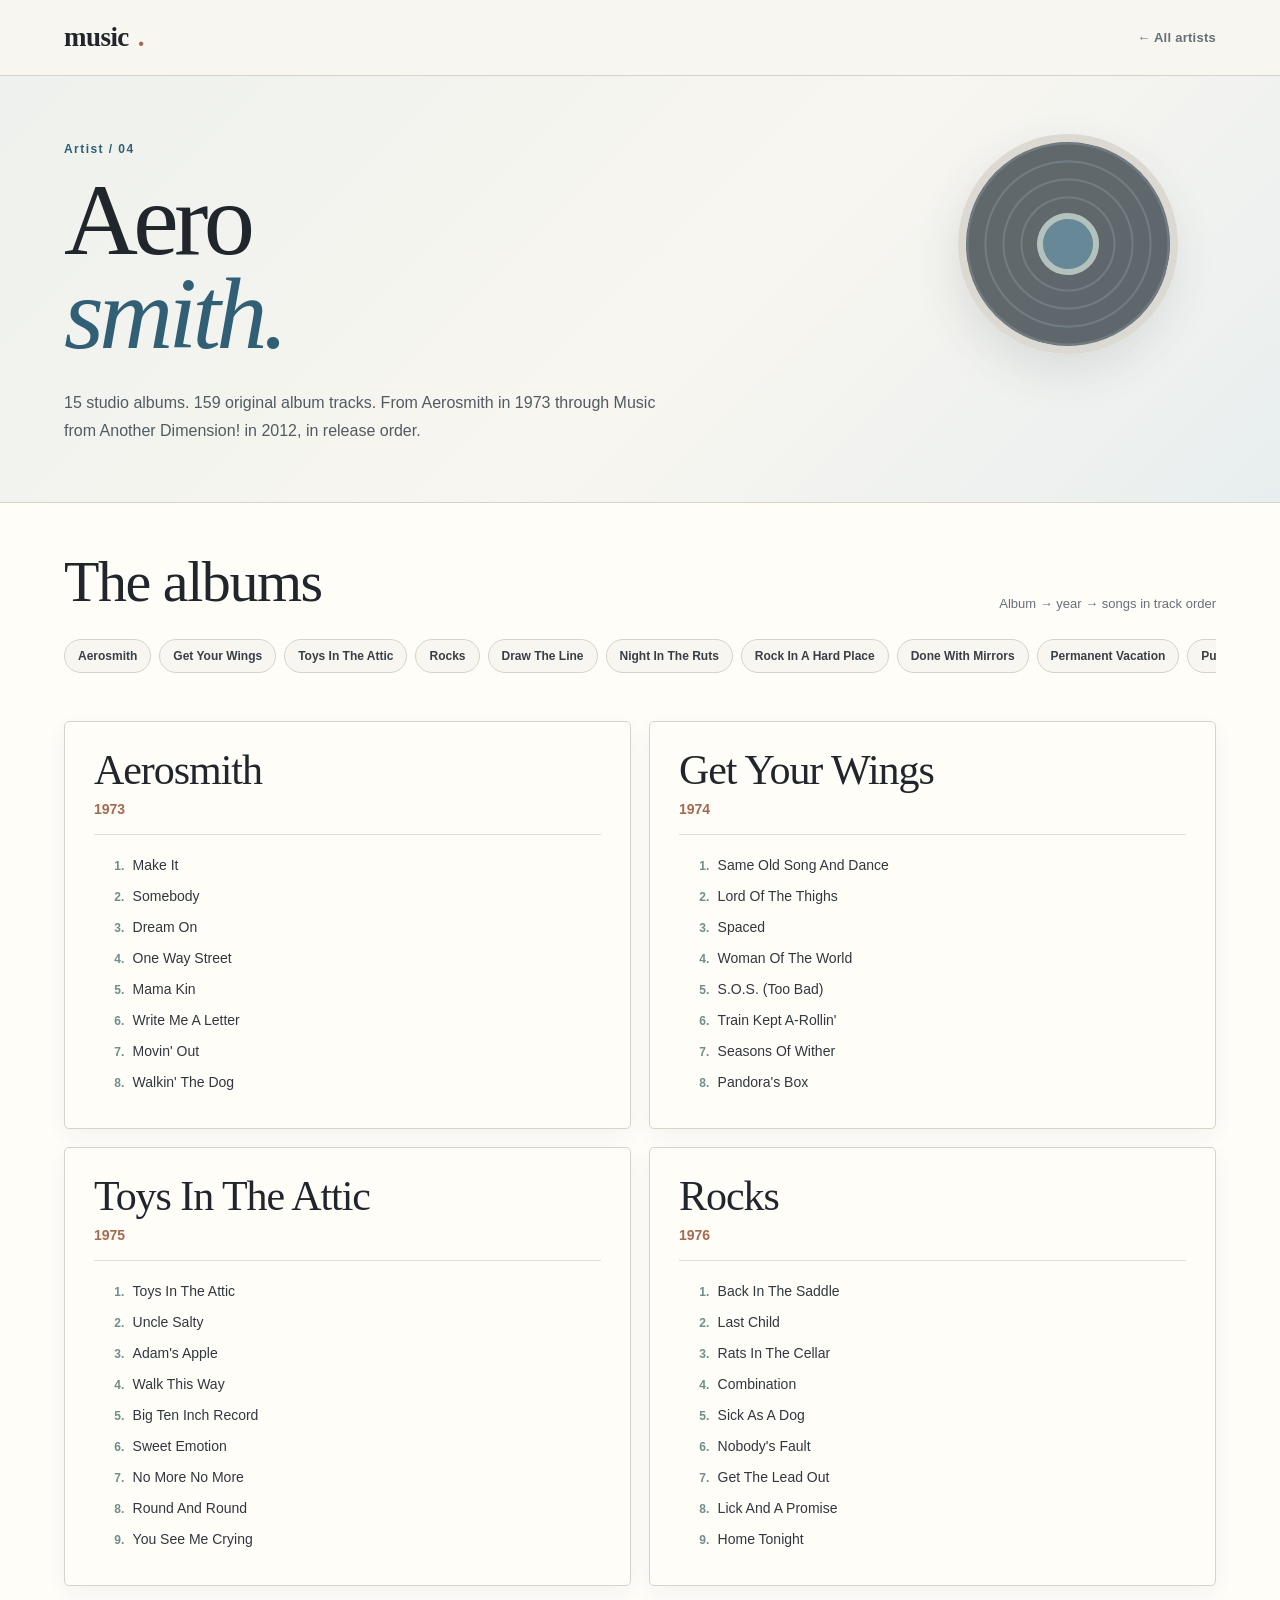
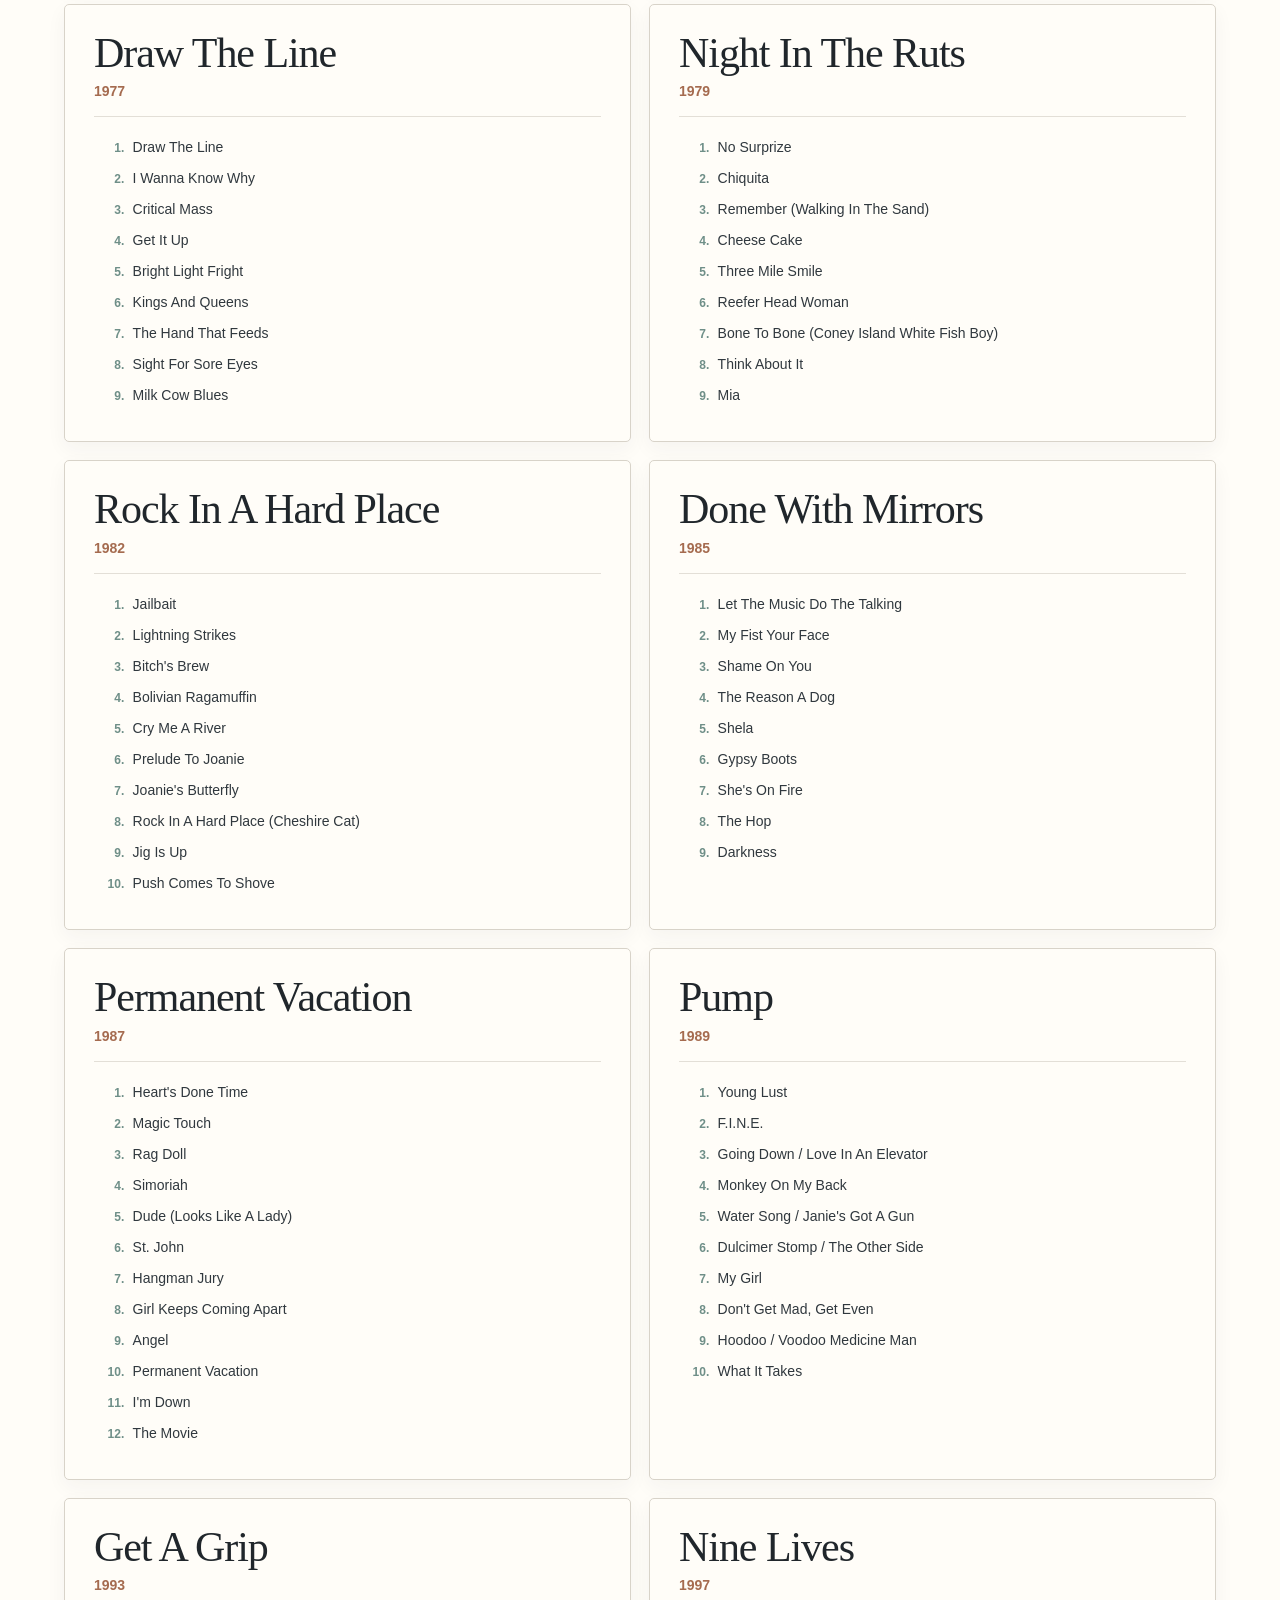
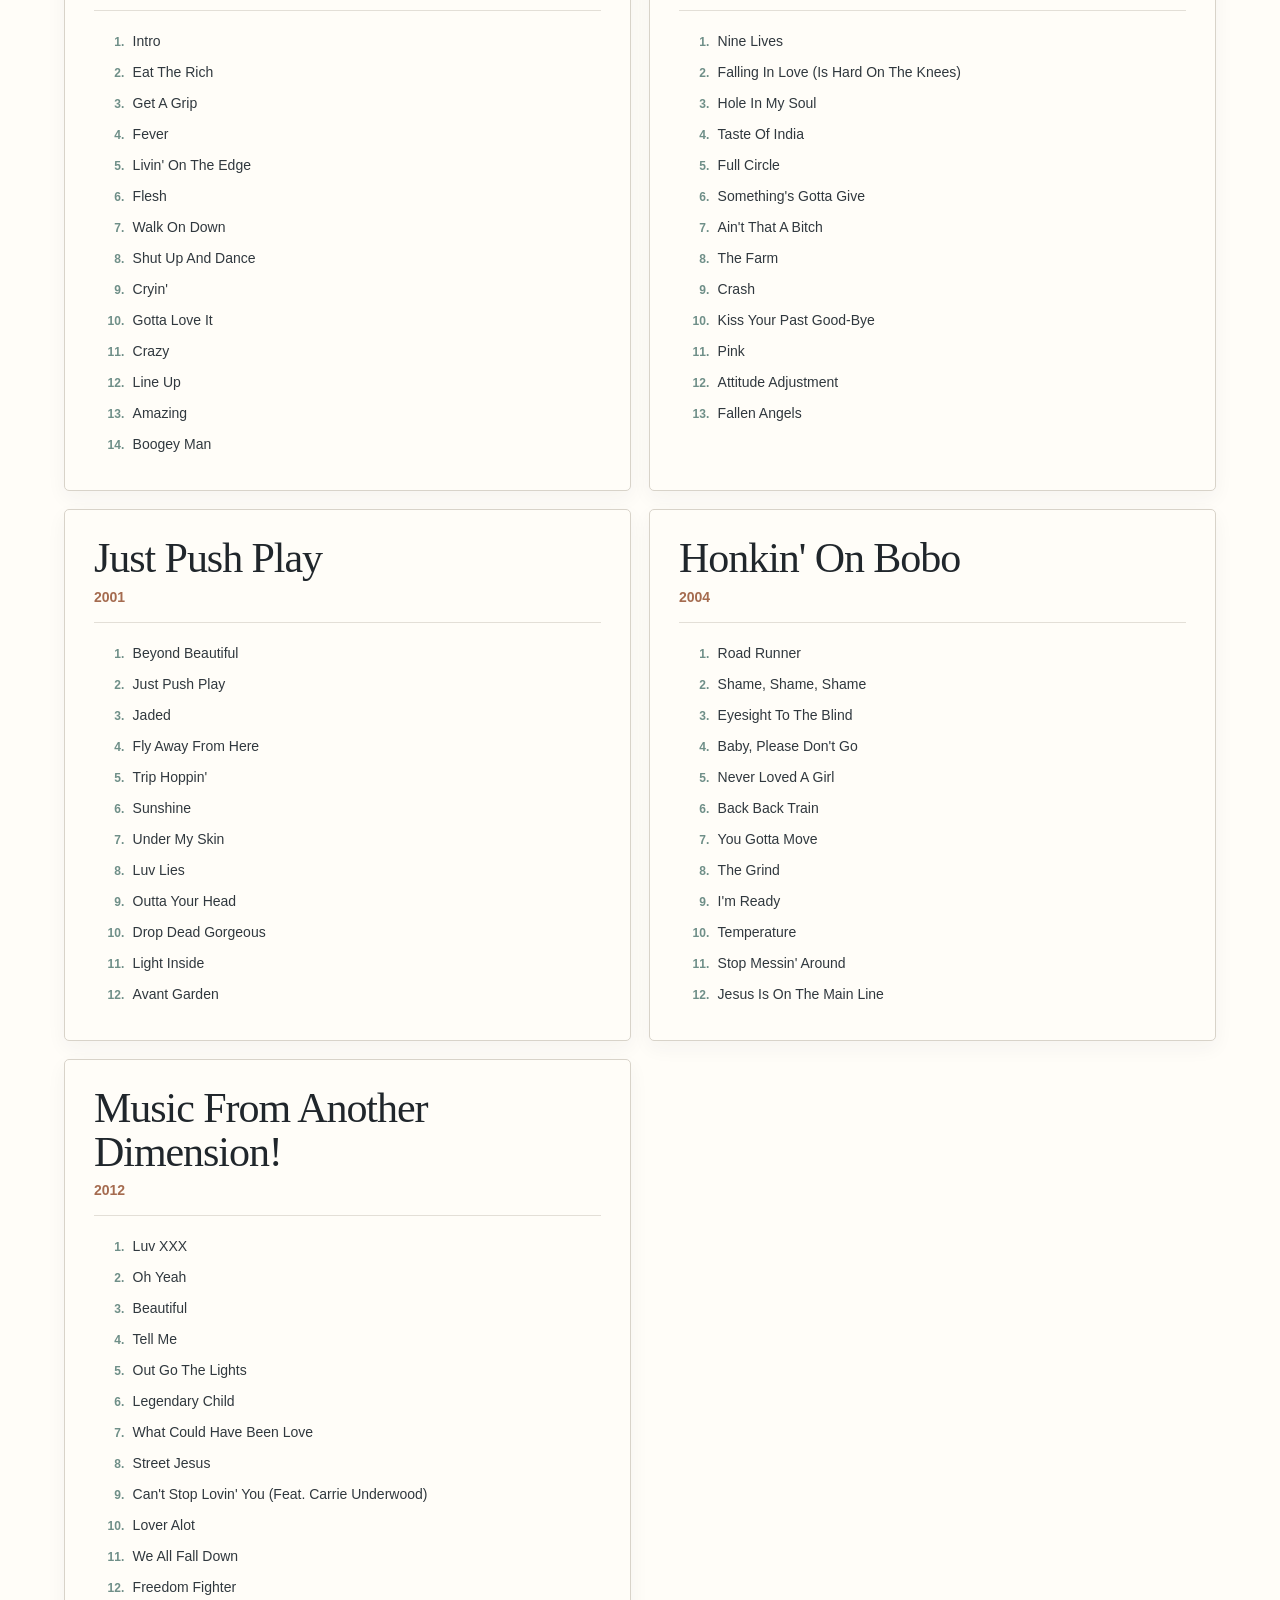
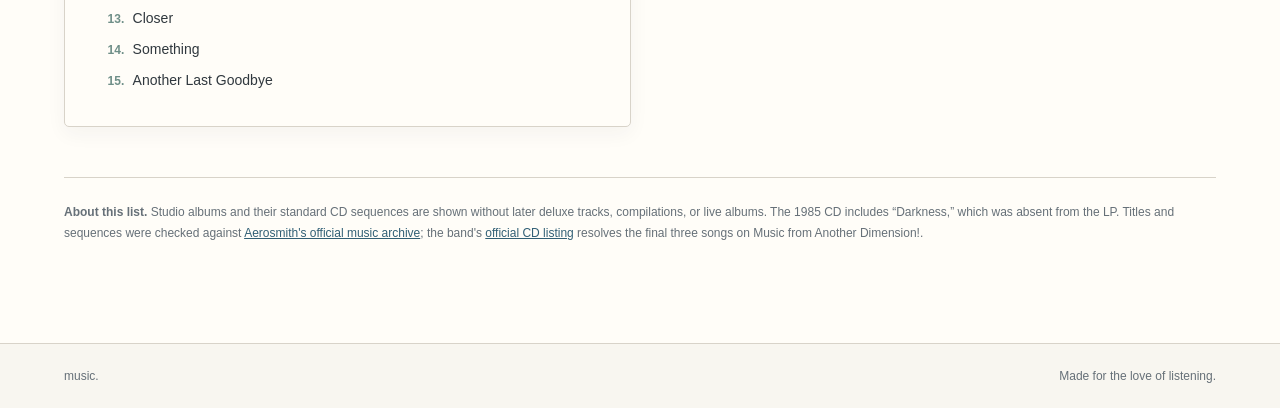
<file: aerosmith.html>
<!doctype html>
<html lang="en">
<head>
  <meta charset="utf-8">
  <meta name="viewport" content="width=device-width, initial-scale=1">
  <meta name="theme-color" content="#101019">
  <meta name="description" content="Aerosmith studio albums by year, with every original album track in order.">
  <title>Aerosmith — Artist, Album, Song — music</title>
  <link rel="stylesheet" href="catalog.css">
</head>
<body>
  <div class="shell">
    <header class="masthead"><a class="brand" href="index.html">music<span>.</span></a><a class="back" href="artist-album-song.html">← All artists</a></header>
    <main>
      <section class="intro">
        <span class="record-art" aria-hidden="true"></span>
        <p class="kicker">Artist / 04</p>
        <h1>Aero<br><em>smith.</em></h1>
        <p class="lead">15 studio albums. 159 original album tracks. From Aerosmith in 1973 through Music from Another Dimension! in 2012, in release order.</p>
      </section>
      <section class="content" aria-labelledby="albums-heading">
        <div class="catalog-intro"><h2 id="albums-heading">The albums</h2><p>Album → year → songs in track order</p></div>
        <nav class="album-nav" aria-label="Jump to album"><a href="#aerosmith">Aerosmith</a><a href="#get-your-wings">Get Your Wings</a><a href="#toys-in-the-attic">Toys In The Attic</a><a href="#rocks">Rocks</a><a href="#draw-the-line">Draw The Line</a><a href="#night-in-the-ruts">Night In The Ruts</a><a href="#rock-in-a-hard-place">Rock In A Hard Place</a><a href="#done-with-mirrors">Done With Mirrors</a><a href="#permanent-vacation">Permanent Vacation</a><a href="#pump">Pump</a><a href="#get-a-grip">Get A Grip</a><a href="#nine-lives">Nine Lives</a><a href="#just-push-play">Just Push Play</a><a href="#honkin-on-bobo">Honkin&#39; On Bobo</a><a href="#music-from-another-dimension">Music From Another Dimension!</a></nav>
        <div class="album-grid">
        <article class="album" id="aerosmith">
          <div class="album-head"><h3>Aerosmith</h3><span class="album-year">1973</span></div>
          <ol><li>Make It</li><li>Somebody</li><li>Dream On</li><li>One Way Street</li><li>Mama Kin</li><li>Write Me A Letter</li><li>Movin&#39; Out</li><li>Walkin&#39; The Dog</li></ol>
        </article>
        <article class="album" id="get-your-wings">
          <div class="album-head"><h3>Get Your Wings</h3><span class="album-year">1974</span></div>
          <ol><li>Same Old Song And Dance</li><li>Lord Of The Thighs</li><li>Spaced</li><li>Woman Of The World</li><li>S.O.S. (Too Bad)</li><li>Train Kept A-Rollin&#39;</li><li>Seasons Of Wither</li><li>Pandora&#39;s Box</li></ol>
        </article>
        <article class="album" id="toys-in-the-attic">
          <div class="album-head"><h3>Toys In The Attic</h3><span class="album-year">1975</span></div>
          <ol><li>Toys In The Attic</li><li>Uncle Salty</li><li>Adam&#39;s Apple</li><li>Walk This Way</li><li>Big Ten Inch Record</li><li>Sweet Emotion</li><li>No More No More</li><li>Round And Round</li><li>You See Me Crying</li></ol>
        </article>
        <article class="album" id="rocks">
          <div class="album-head"><h3>Rocks</h3><span class="album-year">1976</span></div>
          <ol><li>Back In The Saddle</li><li>Last Child</li><li>Rats In The Cellar</li><li>Combination</li><li>Sick As A Dog</li><li>Nobody&#39;s Fault</li><li>Get The Lead Out</li><li>Lick And A Promise</li><li>Home Tonight</li></ol>
        </article>
        <article class="album" id="draw-the-line">
          <div class="album-head"><h3>Draw The Line</h3><span class="album-year">1977</span></div>
          <ol><li>Draw The Line</li><li>I Wanna Know Why</li><li>Critical Mass</li><li>Get It Up</li><li>Bright Light Fright</li><li>Kings And Queens</li><li>The Hand That Feeds</li><li>Sight For Sore Eyes</li><li>Milk Cow Blues</li></ol>
        </article>
        <article class="album" id="night-in-the-ruts">
          <div class="album-head"><h3>Night In The Ruts</h3><span class="album-year">1979</span></div>
          <ol><li>No Surprize</li><li>Chiquita</li><li>Remember (Walking In The Sand)</li><li>Cheese Cake</li><li>Three Mile Smile</li><li>Reefer Head Woman</li><li>Bone To Bone (Coney Island White Fish Boy)</li><li>Think About It</li><li>Mia</li></ol>
        </article>
        <article class="album" id="rock-in-a-hard-place">
          <div class="album-head"><h3>Rock In A Hard Place</h3><span class="album-year">1982</span></div>
          <ol><li>Jailbait</li><li>Lightning Strikes</li><li>Bitch&#39;s Brew</li><li>Bolivian Ragamuffin</li><li>Cry Me A River</li><li>Prelude To Joanie</li><li>Joanie&#39;s Butterfly</li><li>Rock In A Hard Place (Cheshire Cat)</li><li>Jig Is Up</li><li>Push Comes To Shove</li></ol>
        </article>
        <article class="album" id="done-with-mirrors">
          <div class="album-head"><h3>Done With Mirrors</h3><span class="album-year">1985</span></div>
          <ol><li>Let The Music Do The Talking</li><li>My Fist Your Face</li><li>Shame On You</li><li>The Reason A Dog</li><li>Shela</li><li>Gypsy Boots</li><li>She&#39;s On Fire</li><li>The Hop</li><li>Darkness</li></ol>
        </article>
        <article class="album" id="permanent-vacation">
          <div class="album-head"><h3>Permanent Vacation</h3><span class="album-year">1987</span></div>
          <ol><li>Heart&#39;s Done Time</li><li>Magic Touch</li><li>Rag Doll</li><li>Simoriah</li><li>Dude (Looks Like A Lady)</li><li>St. John</li><li>Hangman Jury</li><li>Girl Keeps Coming Apart</li><li>Angel</li><li>Permanent Vacation</li><li>I&#39;m Down</li><li>The Movie</li></ol>
        </article>
        <article class="album" id="pump">
          <div class="album-head"><h3>Pump</h3><span class="album-year">1989</span></div>
          <ol><li>Young Lust</li><li>F.I.N.E.</li><li>Going Down / Love In An Elevator</li><li>Monkey On My Back</li><li>Water Song / Janie&#39;s Got A Gun</li><li>Dulcimer Stomp / The Other Side</li><li>My Girl</li><li>Don&#39;t Get Mad, Get Even</li><li>Hoodoo / Voodoo Medicine Man</li><li>What It Takes</li></ol>
        </article>
        <article class="album" id="get-a-grip">
          <div class="album-head"><h3>Get A Grip</h3><span class="album-year">1993</span></div>
          <ol><li>Intro</li><li>Eat The Rich</li><li>Get A Grip</li><li>Fever</li><li>Livin&#39; On The Edge</li><li>Flesh</li><li>Walk On Down</li><li>Shut Up And Dance</li><li>Cryin&#39;</li><li>Gotta Love It</li><li>Crazy</li><li>Line Up</li><li>Amazing</li><li>Boogey Man</li></ol>
        </article>
        <article class="album" id="nine-lives">
          <div class="album-head"><h3>Nine Lives</h3><span class="album-year">1997</span></div>
          <ol><li>Nine Lives</li><li>Falling In Love (Is Hard On The Knees)</li><li>Hole In My Soul</li><li>Taste Of India</li><li>Full Circle</li><li>Something&#39;s Gotta Give</li><li>Ain&#39;t That A Bitch</li><li>The Farm</li><li>Crash</li><li>Kiss Your Past Good-Bye</li><li>Pink</li><li>Attitude Adjustment</li><li>Fallen Angels</li></ol>
        </article>
        <article class="album" id="just-push-play">
          <div class="album-head"><h3>Just Push Play</h3><span class="album-year">2001</span></div>
          <ol><li>Beyond Beautiful</li><li>Just Push Play</li><li>Jaded</li><li>Fly Away From Here</li><li>Trip Hoppin&#39;</li><li>Sunshine</li><li>Under My Skin</li><li>Luv Lies</li><li>Outta Your Head</li><li>Drop Dead Gorgeous</li><li>Light Inside</li><li>Avant Garden</li></ol>
        </article>
        <article class="album" id="honkin-on-bobo">
          <div class="album-head"><h3>Honkin&#39; On Bobo</h3><span class="album-year">2004</span></div>
          <ol><li>Road Runner</li><li>Shame, Shame, Shame</li><li>Eyesight To The Blind</li><li>Baby, Please Don&#39;t Go</li><li>Never Loved A Girl</li><li>Back Back Train</li><li>You Gotta Move</li><li>The Grind</li><li>I&#39;m Ready</li><li>Temperature</li><li>Stop Messin&#39; Around</li><li>Jesus Is On The Main Line</li></ol>
        </article>
        <article class="album" id="music-from-another-dimension">
          <div class="album-head"><h3>Music From Another Dimension!</h3><span class="album-year">2012</span></div>
          <ol><li>Luv XXX</li><li>Oh Yeah</li><li>Beautiful</li><li>Tell Me</li><li>Out Go The Lights</li><li>Legendary Child</li><li>What Could Have Been Love</li><li>Street Jesus</li><li>Can&#39;t Stop Lovin&#39; You (Feat. Carrie Underwood)</li><li>Lover Alot</li><li>We All Fall Down</li><li>Freedom Fighter</li><li>Closer</li><li>Something</li><li>Another Last Goodbye</li></ol>
        </article>
        </div>
        <div class="sources"><strong>About this list.</strong> Studio albums and their standard CD sequences are shown without later deluxe tracks, compilations, or live albums. The 1985 CD includes “Darkness,” which was absent from the LP. Titles and sequences were checked against <a href="https://www.aerosmith.com/music">Aerosmith's official music archive</a>; the band's <a href="https://store.aerosmith.com/products/aerosmith-music-from-another-dimension-cd">official CD listing</a> resolves the final three songs on Music from Another Dimension!.</div>
      </section>
    </main>
    <footer><span>music.</span><span>Made for the love of listening.</span></footer>
  </div>
</body>
</html>
</file>
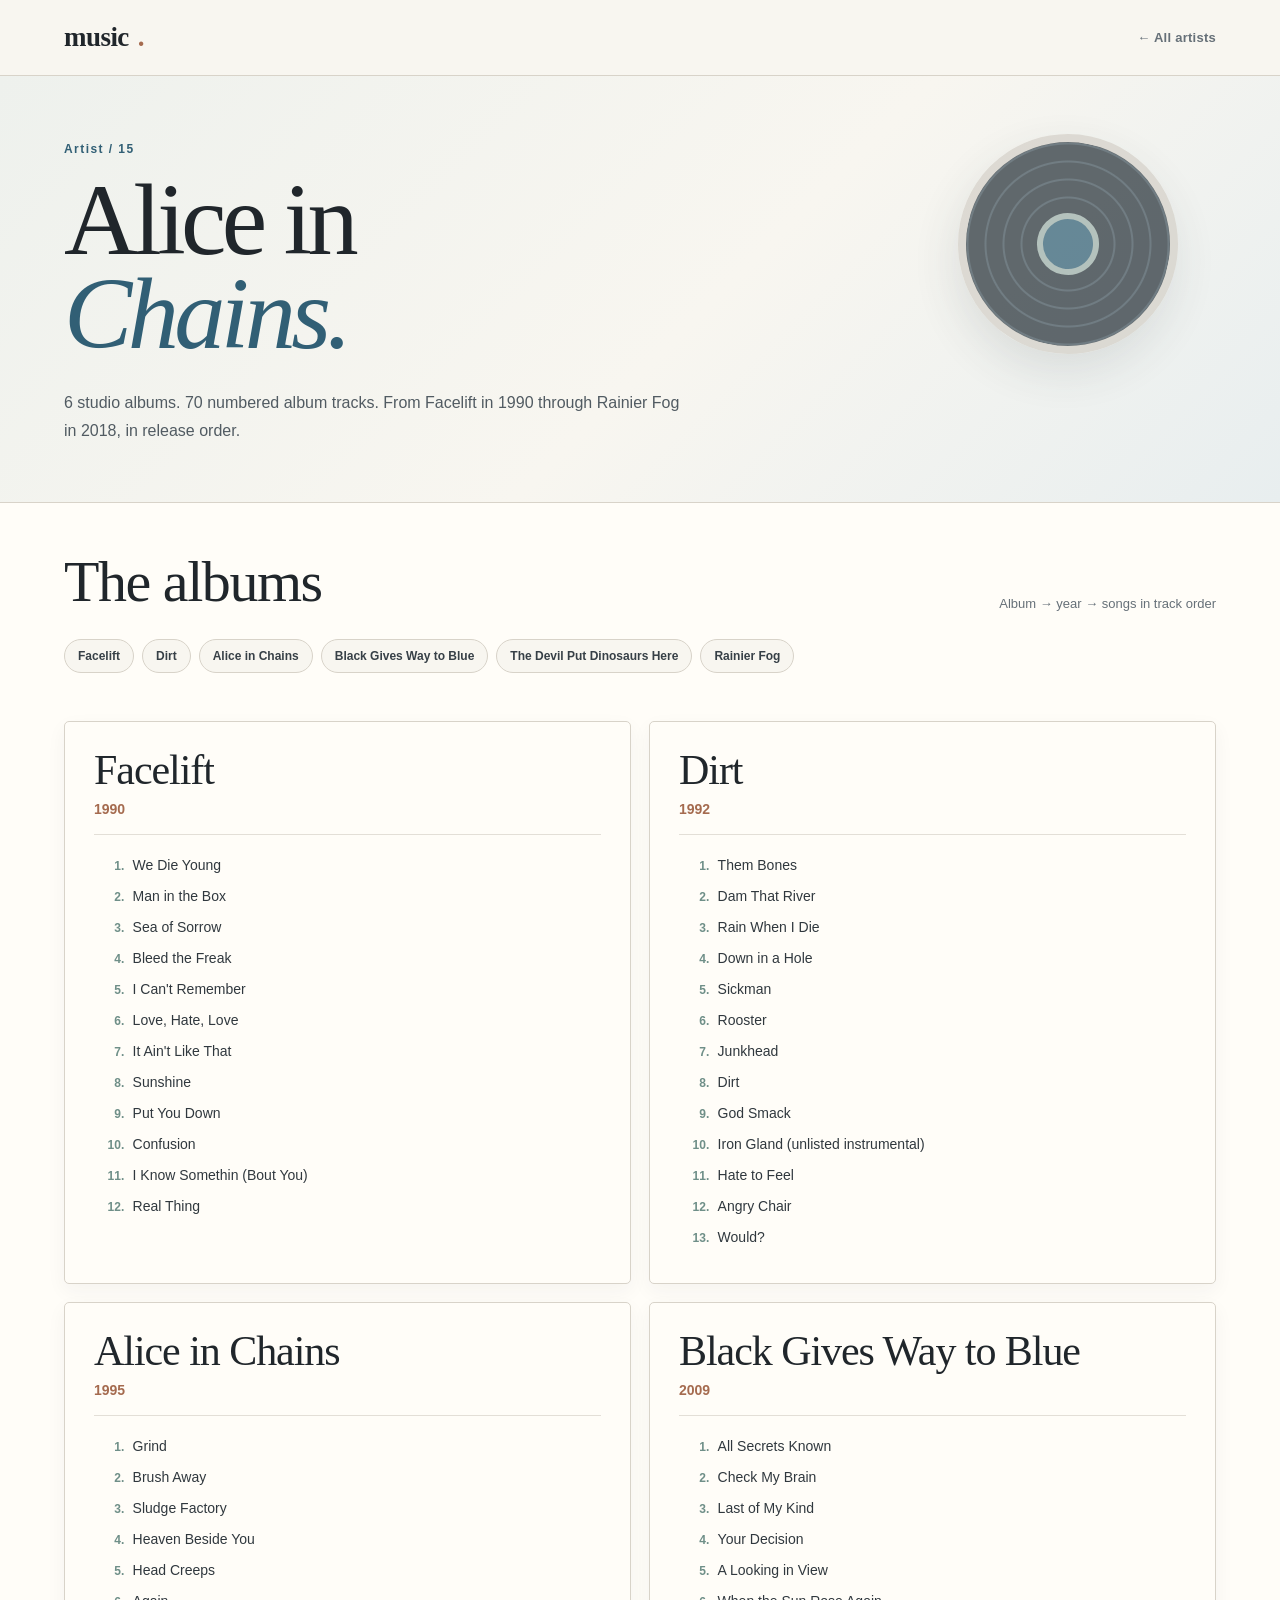
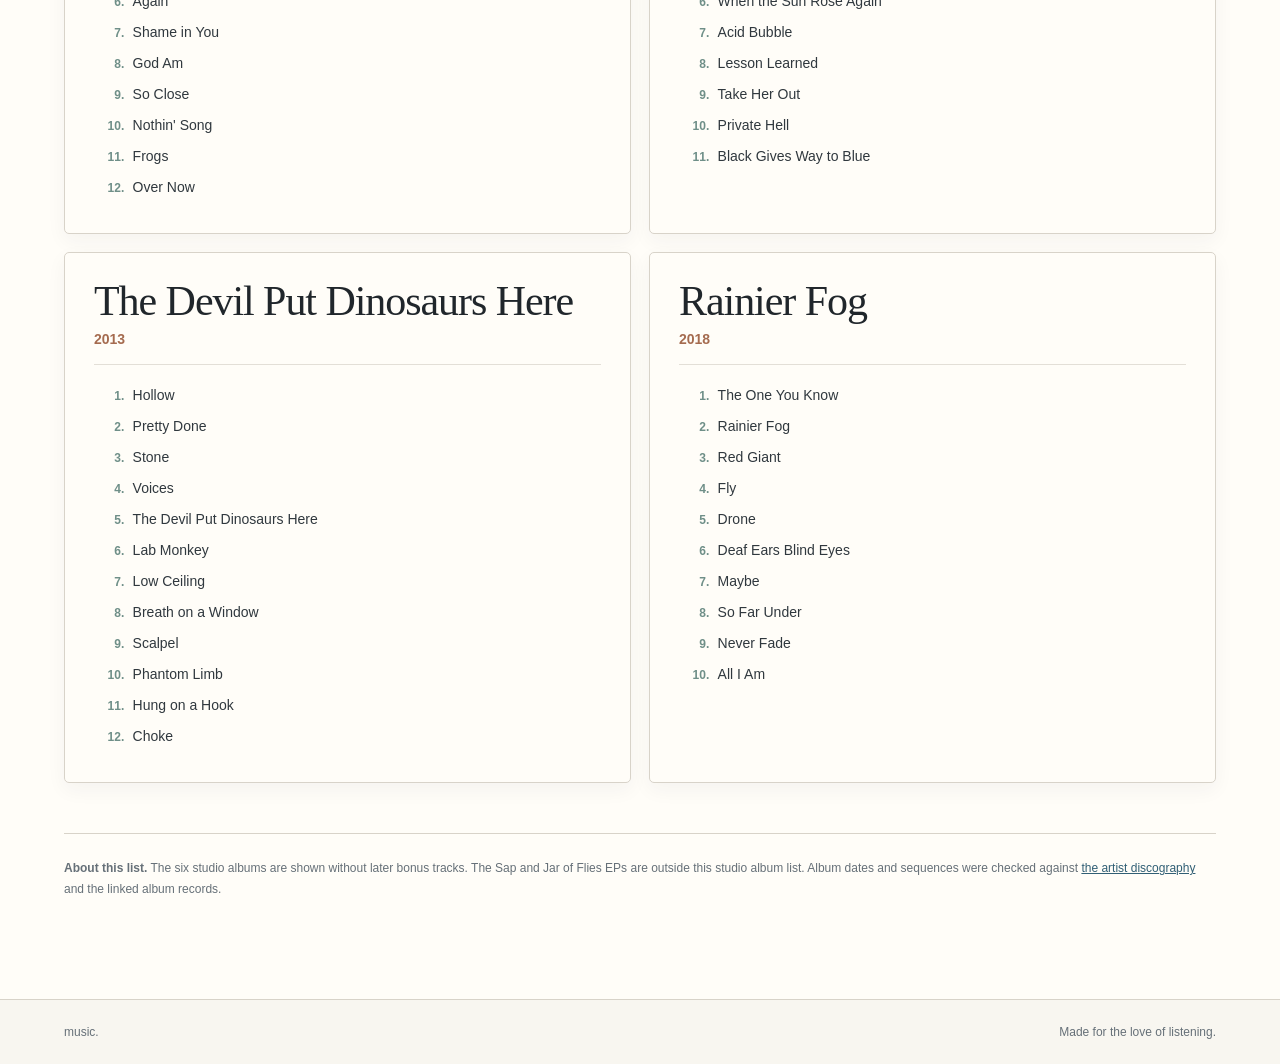
<file: alice-in-chains.html>
<!doctype html>
<html lang="en">
<head>
  <meta charset="utf-8">
  <meta name="viewport" content="width=device-width, initial-scale=1">
  <meta name="theme-color" content="#101019">
  <meta name="description" content="Alice in Chains albums by year, with every standard album track numbered in order.">
  <title>Alice in Chains — Artist, Album, Song — music</title>
  <link rel="stylesheet" href="catalog.css">
</head>
<body>
  <div class="shell">
    <header class="masthead"><a class="brand" href="index.html">music<span>.</span></a><a class="back" href="artist-album-song.html">← All artists</a></header>
    <main>
      <section class="intro">
        <span class="record-art" aria-hidden="true"></span>
        <p class="kicker">Artist / 15</p>
        <h1>Alice in<br><em>Chains.</em></h1>
        <p class="lead">6 studio albums. 70 numbered album tracks. From Facelift in 1990 through Rainier Fog in 2018, in release order.</p>
      </section>
      <section class="content" aria-labelledby="albums-heading">
        <div class="catalog-intro"><h2 id="albums-heading">The albums</h2><p>Album → year → songs in track order</p></div>
        <nav class="album-nav" aria-label="Jump to album"><a href="#facelift">Facelift</a><a href="#dirt">Dirt</a><a href="#alice-in-chains">Alice in Chains</a><a href="#black-gives-way-to-blue">Black Gives Way to Blue</a><a href="#the-devil-put-dinosaurs-here">The Devil Put Dinosaurs Here</a><a href="#rainier-fog">Rainier Fog</a></nav>
        <div class="album-grid">
        <article class="album" id="facelift">
          <div class="album-head"><h3><a href="https://en.wikipedia.org/wiki/Facelift_(album)" aria-label="Track source for Facelift">Facelift</a></h3><span class="album-year">1990</span></div>
          <ol><li>We Die Young</li><li>Man in the Box</li><li>Sea of Sorrow</li><li>Bleed the Freak</li><li>I Can&#x27;t Remember</li><li>Love, Hate, Love</li><li>It Ain&#x27;t Like That</li><li>Sunshine</li><li>Put You Down</li><li>Confusion</li><li>I Know Somethin (Bout You)</li><li>Real Thing</li></ol>
        </article>
        <article class="album" id="dirt">
          <div class="album-head"><h3><a href="https://en.wikipedia.org/wiki/Dirt_(Alice_in_Chains_album)" aria-label="Track source for Dirt">Dirt</a></h3><span class="album-year">1992</span></div>
          <ol><li>Them Bones</li><li>Dam That River</li><li>Rain When I Die</li><li>Down in a Hole</li><li>Sickman</li><li>Rooster</li><li>Junkhead</li><li>Dirt</li><li>God Smack</li><li>Iron Gland (unlisted instrumental)</li><li>Hate to Feel</li><li>Angry Chair</li><li>Would?</li></ol>
        </article>
        <article class="album" id="alice-in-chains">
          <div class="album-head"><h3><a href="https://en.wikipedia.org/wiki/Alice_in_Chains_(album)" aria-label="Track source for Alice in Chains">Alice in Chains</a></h3><span class="album-year">1995</span></div>
          <ol><li>Grind</li><li>Brush Away</li><li>Sludge Factory</li><li>Heaven Beside You</li><li>Head Creeps</li><li>Again</li><li>Shame in You</li><li>God Am</li><li>So Close</li><li>Nothin&#x27; Song</li><li>Frogs</li><li>Over Now</li></ol>
        </article>
        <article class="album" id="black-gives-way-to-blue">
          <div class="album-head"><h3><a href="https://en.wikipedia.org/wiki/Black_Gives_Way_to_Blue" aria-label="Track source for Black Gives Way to Blue">Black Gives Way to Blue</a></h3><span class="album-year">2009</span></div>
          <ol><li>All Secrets Known</li><li>Check My Brain</li><li>Last of My Kind</li><li>Your Decision</li><li>A Looking in View</li><li>When the Sun Rose Again</li><li>Acid Bubble</li><li>Lesson Learned</li><li>Take Her Out</li><li>Private Hell</li><li>Black Gives Way to Blue</li></ol>
        </article>
        <article class="album" id="the-devil-put-dinosaurs-here">
          <div class="album-head"><h3><a href="https://en.wikipedia.org/wiki/The_Devil_Put_Dinosaurs_Here" aria-label="Track source for The Devil Put Dinosaurs Here">The Devil Put Dinosaurs Here</a></h3><span class="album-year">2013</span></div>
          <ol><li>Hollow</li><li>Pretty Done</li><li>Stone</li><li>Voices</li><li>The Devil Put Dinosaurs Here</li><li>Lab Monkey</li><li>Low Ceiling</li><li>Breath on a Window</li><li>Scalpel</li><li>Phantom Limb</li><li>Hung on a Hook</li><li>Choke</li></ol>
        </article>
        <article class="album" id="rainier-fog">
          <div class="album-head"><h3><a href="https://en.wikipedia.org/wiki/Rainier_Fog" aria-label="Track source for Rainier Fog">Rainier Fog</a></h3><span class="album-year">2018</span></div>
          <ol><li>The One You Know</li><li>Rainier Fog</li><li>Red Giant</li><li>Fly</li><li>Drone</li><li>Deaf Ears Blind Eyes</li><li>Maybe</li><li>So Far Under</li><li>Never Fade</li><li>All I Am</li></ol>
        </article>
        </div>
        <div class="sources"><strong>About this list.</strong> The six studio albums are shown without later bonus tracks. The Sap and Jar of Flies EPs are outside this studio album list. Album dates and sequences were checked against <a href="https://aliceinchains.com/music/">the artist discography</a> and the linked album records.</div>
      </section>
    </main>
    <footer><span>music.</span><span>Made for the love of listening.</span></footer>
  </div>
</body>
</html>
</file>
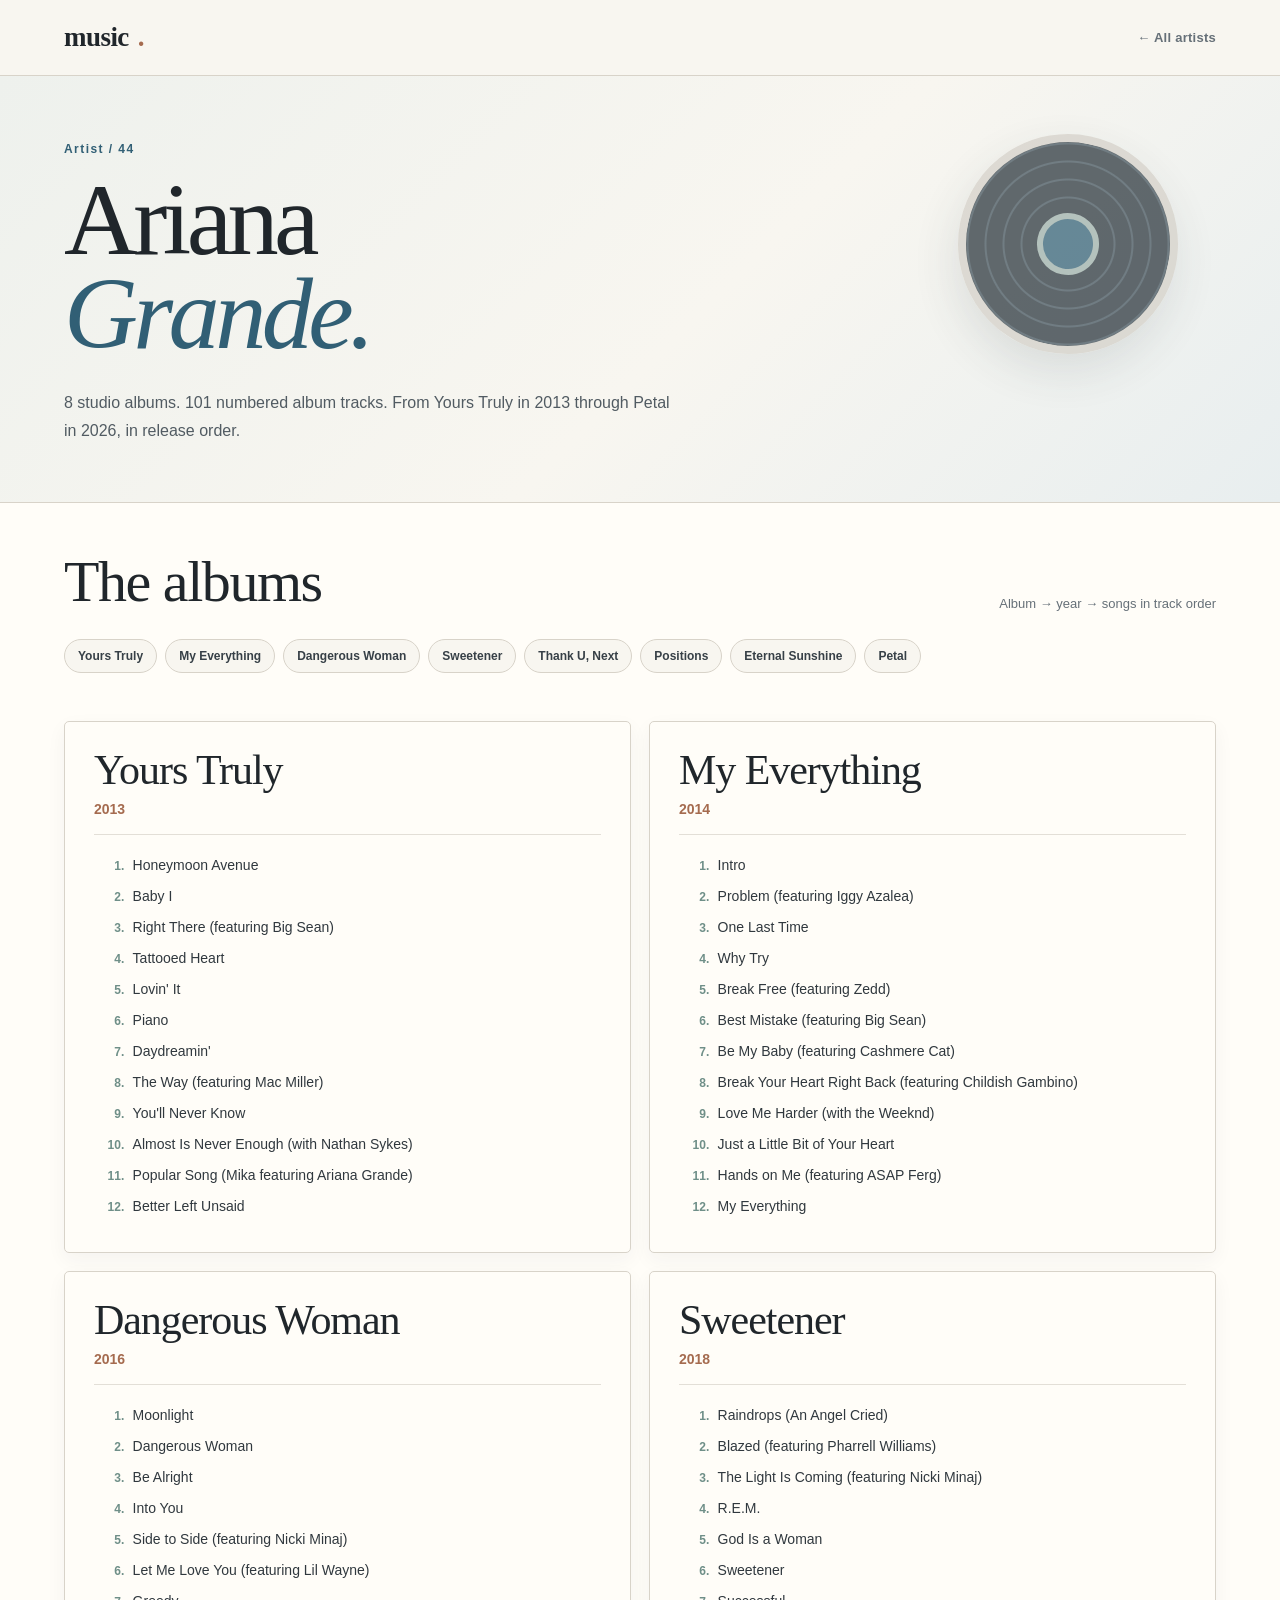
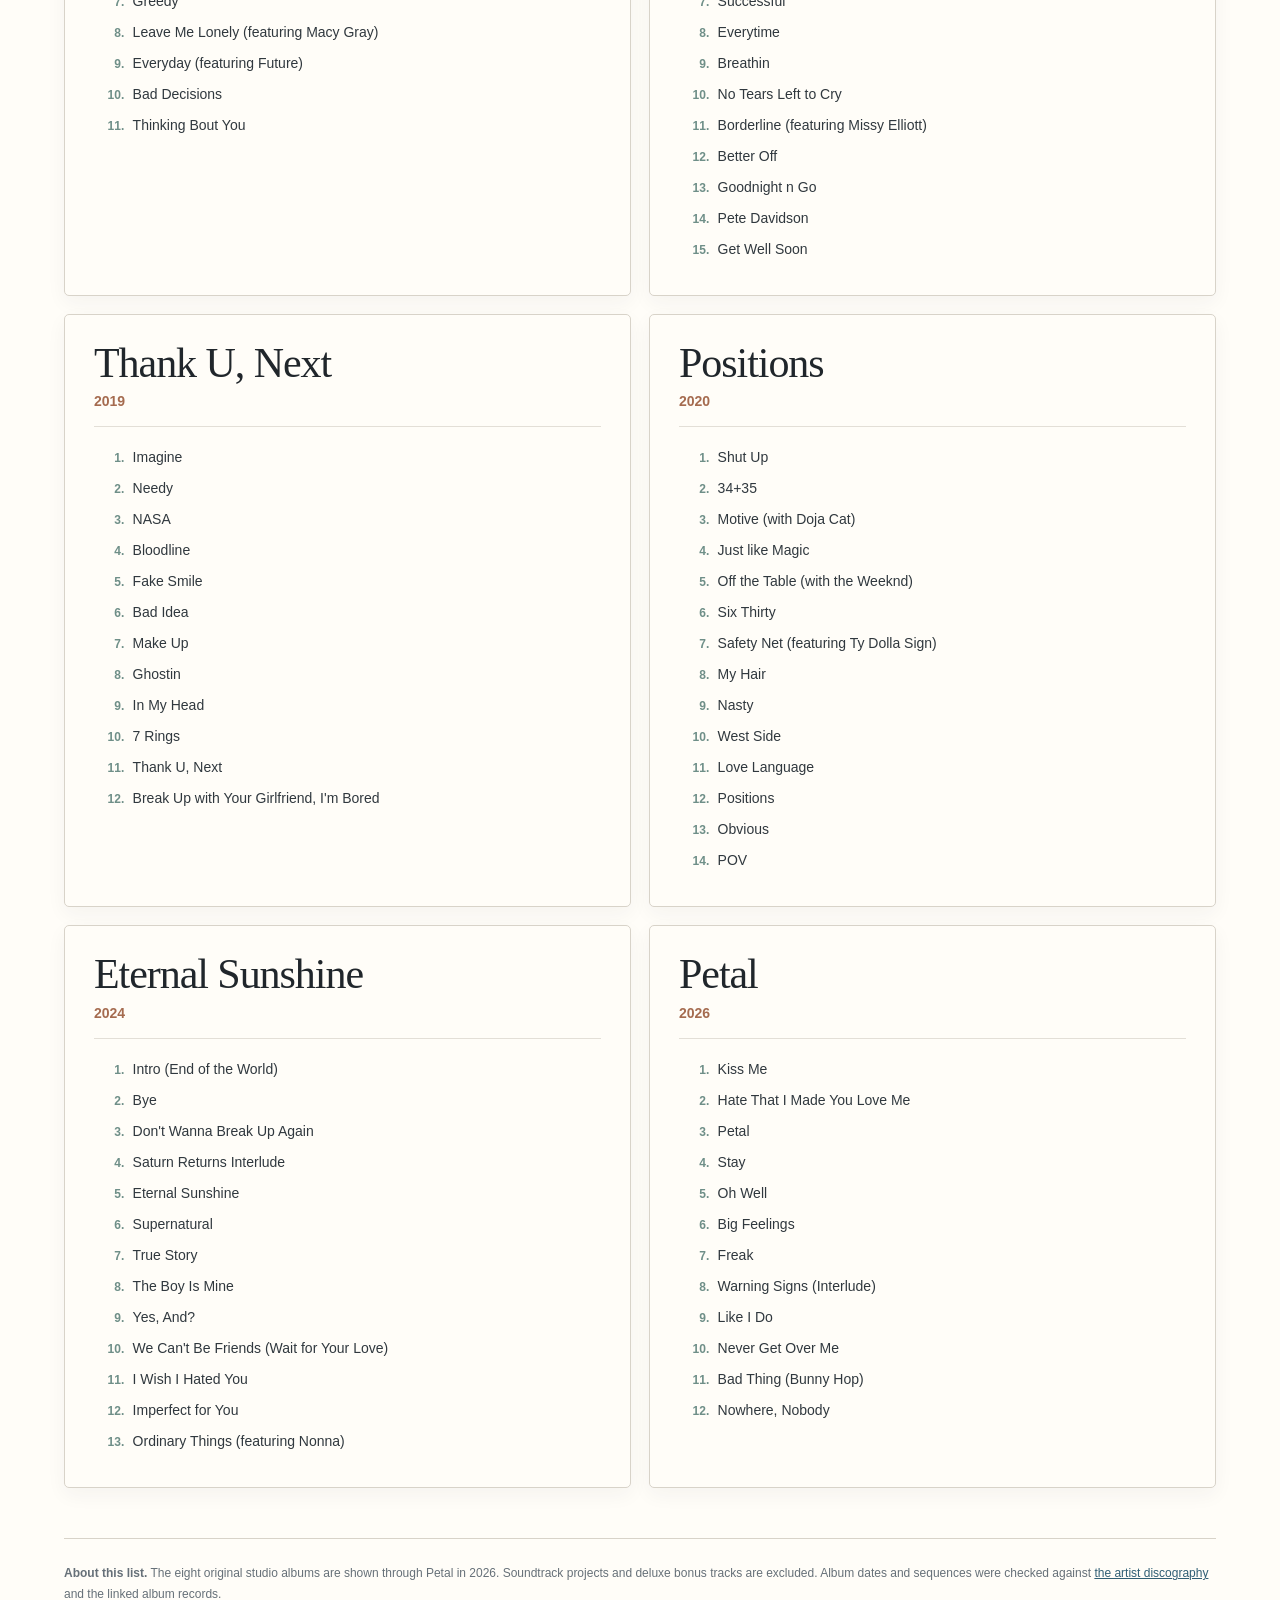
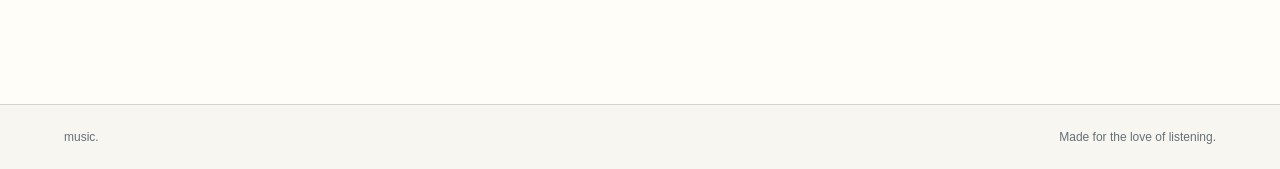
<file: ariana-grande.html>
<!doctype html>
<html lang="en">
<head>
  <meta charset="utf-8">
  <meta name="viewport" content="width=device-width, initial-scale=1">
  <meta name="theme-color" content="#101019">
  <meta name="description" content="Ariana Grande albums by year, with every standard album track numbered in order.">
  <title>Ariana Grande — Artist, Album, Song — music</title>
  <link rel="stylesheet" href="catalog.css">
</head>
<body>
  <div class="shell">
    <header class="masthead"><a class="brand" href="index.html">music<span>.</span></a><a class="back" href="artist-album-song.html">← All artists</a></header>
    <main>
      <section class="intro">
        <span class="record-art" aria-hidden="true"></span>
        <p class="kicker">Artist / 44</p>
        <h1>Ariana<br><em>Grande.</em></h1>
        <p class="lead">8 studio albums. 101 numbered album tracks. From Yours Truly in 2013 through Petal in 2026, in release order.</p>
      </section>
      <section class="content" aria-labelledby="albums-heading">
        <div class="catalog-intro"><h2 id="albums-heading">The albums</h2><p>Album → year → songs in track order</p></div>
        <nav class="album-nav" aria-label="Jump to album"><a href="#yours-truly">Yours Truly</a><a href="#my-everything">My Everything</a><a href="#dangerous-woman">Dangerous Woman</a><a href="#sweetener">Sweetener</a><a href="#thank-u-next">Thank U, Next</a><a href="#positions">Positions</a><a href="#eternal-sunshine">Eternal Sunshine</a><a href="#petal">Petal</a></nav>
        <div class="album-grid">
        <article class="album" id="yours-truly">
          <div class="album-head"><h3><a href="https://en.wikipedia.org/wiki/Yours_Truly_(Ariana_Grande_album)" aria-label="Track source for Yours Truly">Yours Truly</a></h3><span class="album-year">2013</span></div>
          <ol><li>Honeymoon Avenue</li><li>Baby I</li><li>Right There (featuring Big Sean)</li><li>Tattooed Heart</li><li>Lovin&#x27; It</li><li>Piano</li><li>Daydreamin&#x27;</li><li>The Way (featuring Mac Miller)</li><li>You&#x27;ll Never Know</li><li>Almost Is Never Enough (with Nathan Sykes)</li><li>Popular Song (Mika featuring Ariana Grande)</li><li>Better Left Unsaid</li></ol>
        </article>
        <article class="album" id="my-everything">
          <div class="album-head"><h3><a href="https://en.wikipedia.org/wiki/My_Everything_(Ariana_Grande_album)" aria-label="Track source for My Everything">My Everything</a></h3><span class="album-year">2014</span></div>
          <ol><li>Intro</li><li>Problem (featuring Iggy Azalea)</li><li>One Last Time</li><li>Why Try</li><li>Break Free (featuring Zedd)</li><li>Best Mistake (featuring Big Sean)</li><li>Be My Baby (featuring Cashmere Cat)</li><li>Break Your Heart Right Back (featuring Childish Gambino)</li><li>Love Me Harder (with the Weeknd)</li><li>Just a Little Bit of Your Heart</li><li>Hands on Me (featuring ASAP Ferg)</li><li>My Everything</li></ol>
        </article>
        <article class="album" id="dangerous-woman">
          <div class="album-head"><h3><a href="https://en.wikipedia.org/wiki/Dangerous_Woman" aria-label="Track source for Dangerous Woman">Dangerous Woman</a></h3><span class="album-year">2016</span></div>
          <ol><li>Moonlight</li><li>Dangerous Woman</li><li>Be Alright</li><li>Into You</li><li>Side to Side (featuring Nicki Minaj)</li><li>Let Me Love You (featuring Lil Wayne)</li><li>Greedy</li><li>Leave Me Lonely (featuring Macy Gray)</li><li>Everyday (featuring Future)</li><li>Bad Decisions</li><li>Thinking Bout You</li></ol>
        </article>
        <article class="album" id="sweetener">
          <div class="album-head"><h3><a href="https://en.wikipedia.org/wiki/Sweetener_(album)" aria-label="Track source for Sweetener">Sweetener</a></h3><span class="album-year">2018</span></div>
          <ol><li>Raindrops (An Angel Cried)</li><li>Blazed (featuring Pharrell Williams)</li><li>The Light Is Coming (featuring Nicki Minaj)</li><li>R.E.M.</li><li>God Is a Woman</li><li>Sweetener</li><li>Successful</li><li>Everytime</li><li>Breathin</li><li>No Tears Left to Cry</li><li>Borderline (featuring Missy Elliott)</li><li>Better Off</li><li>Goodnight n Go</li><li>Pete Davidson</li><li>Get Well Soon</li></ol>
        </article>
        <article class="album" id="thank-u-next">
          <div class="album-head"><h3><a href="https://en.wikipedia.org/wiki/Thank_U,_Next" aria-label="Track source for Thank U, Next">Thank U, Next</a></h3><span class="album-year">2019</span></div>
          <ol><li>Imagine</li><li>Needy</li><li>NASA</li><li>Bloodline</li><li>Fake Smile</li><li>Bad Idea</li><li>Make Up</li><li>Ghostin</li><li>In My Head</li><li>7 Rings</li><li>Thank U, Next</li><li>Break Up with Your Girlfriend, I&#x27;m Bored</li></ol>
        </article>
        <article class="album" id="positions">
          <div class="album-head"><h3><a href="https://en.wikipedia.org/wiki/Positions_(album)" aria-label="Track source for Positions">Positions</a></h3><span class="album-year">2020</span></div>
          <ol><li>Shut Up</li><li>34+35</li><li>Motive (with Doja Cat)</li><li>Just like Magic</li><li>Off the Table (with the Weeknd)</li><li>Six Thirty</li><li>Safety Net (featuring Ty Dolla Sign)</li><li>My Hair</li><li>Nasty</li><li>West Side</li><li>Love Language</li><li>Positions</li><li>Obvious</li><li>POV</li></ol>
        </article>
        <article class="album" id="eternal-sunshine">
          <div class="album-head"><h3><a href="https://en.wikipedia.org/wiki/Eternal_Sunshine_(album)" aria-label="Track source for Eternal Sunshine">Eternal Sunshine</a></h3><span class="album-year">2024</span></div>
          <ol><li>Intro (End of the World)</li><li>Bye</li><li>Don&#x27;t Wanna Break Up Again</li><li>Saturn Returns Interlude</li><li>Eternal Sunshine</li><li>Supernatural</li><li>True Story</li><li>The Boy Is Mine</li><li>Yes, And?</li><li>We Can&#x27;t Be Friends (Wait for Your Love)</li><li>I Wish I Hated You</li><li>Imperfect for You</li><li>Ordinary Things (featuring Nonna)</li></ol>
        </article>
        <article class="album" id="petal">
          <div class="album-head"><h3><a href="https://shop.arianagrande.com/products/petal-cd" aria-label="Track source for Petal">Petal</a></h3><span class="album-year">2026</span></div>
          <ol><li>Kiss Me</li><li>Hate That I Made You Love Me</li><li>Petal</li><li>Stay</li><li>Oh Well</li><li>Big Feelings</li><li>Freak</li><li>Warning Signs (Interlude)</li><li>Like I Do</li><li>Never Get Over Me</li><li>Bad Thing (Bunny Hop)</li><li>Nowhere, Nobody</li></ol>
        </article>
        </div>
        <div class="sources"><strong>About this list.</strong> The eight original studio albums are shown through Petal in 2026. Soundtrack projects and deluxe bonus tracks are excluded. Album dates and sequences were checked against <a href="https://shop.arianagrande.com/">the artist discography</a> and the linked album records.</div>
      </section>
    </main>
    <footer><span>music.</span><span>Made for the love of listening.</span></footer>
  </div>
</body>
</html>
</file>
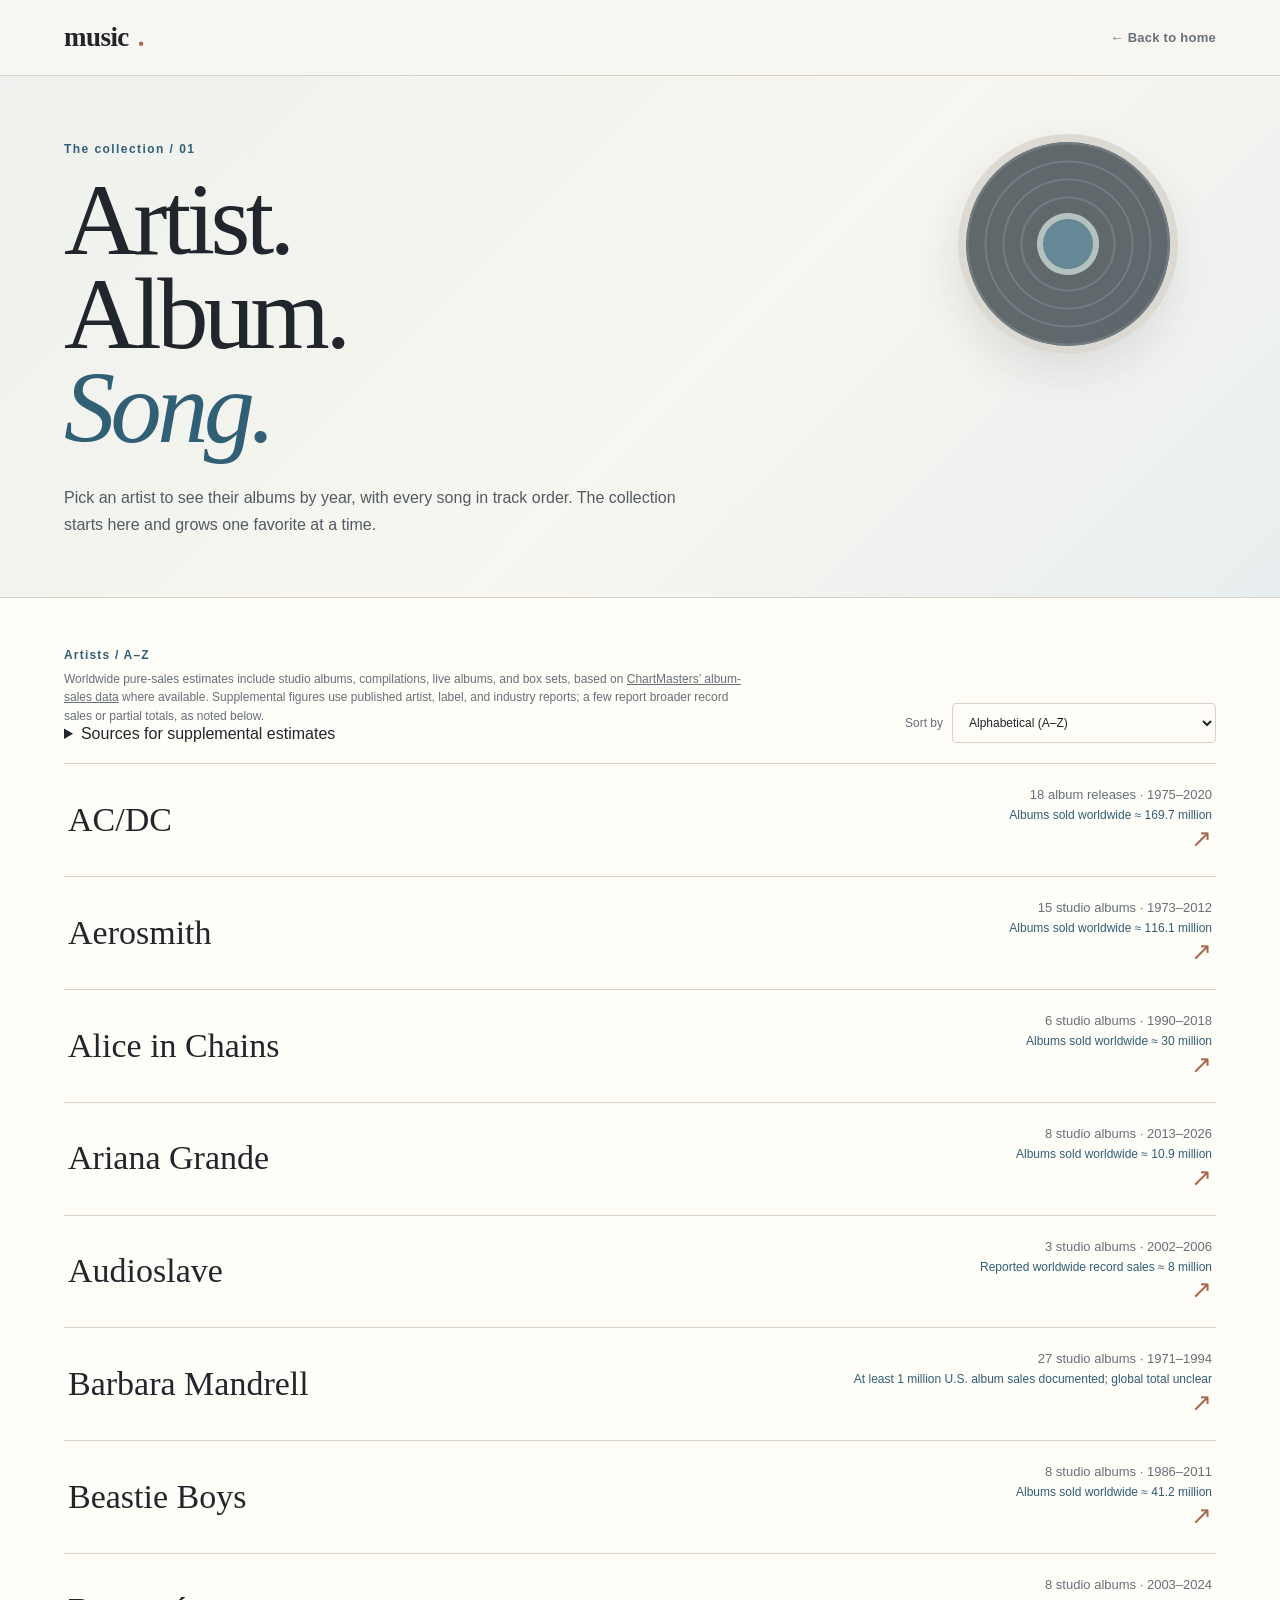
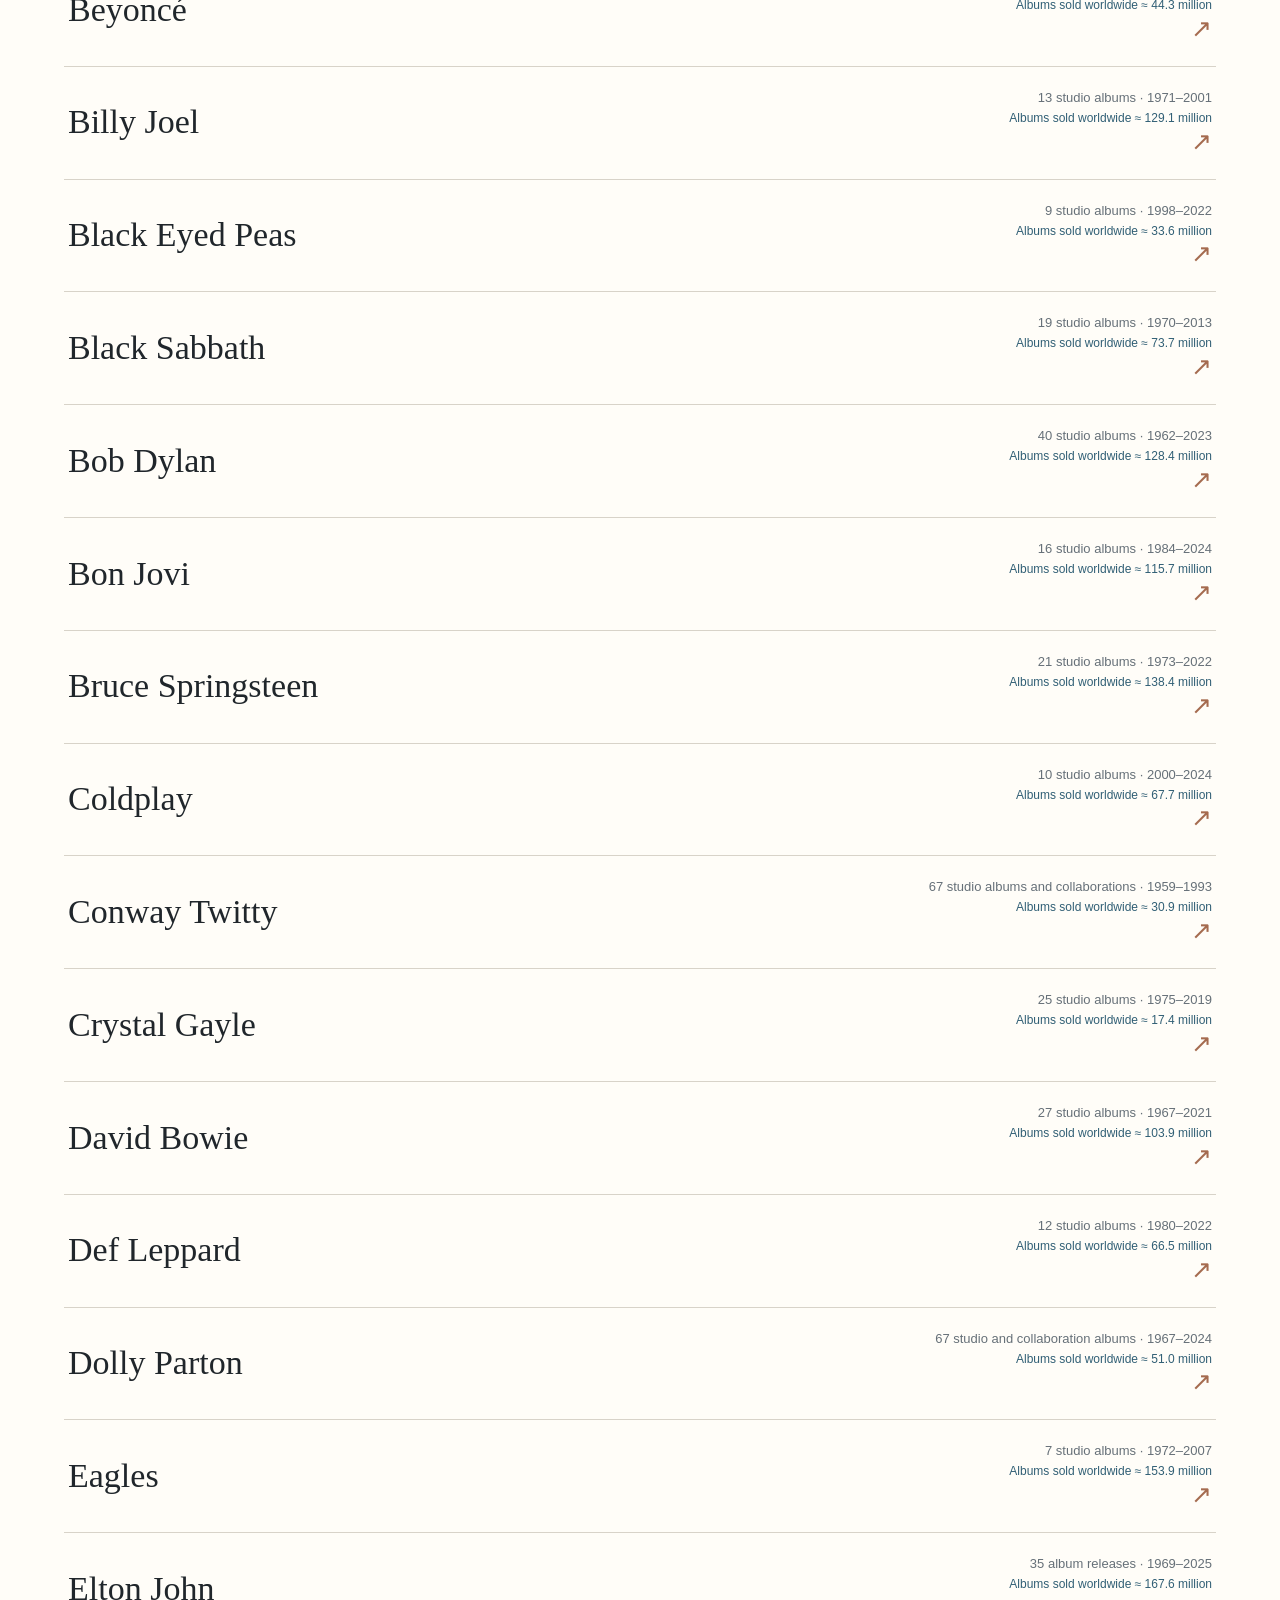
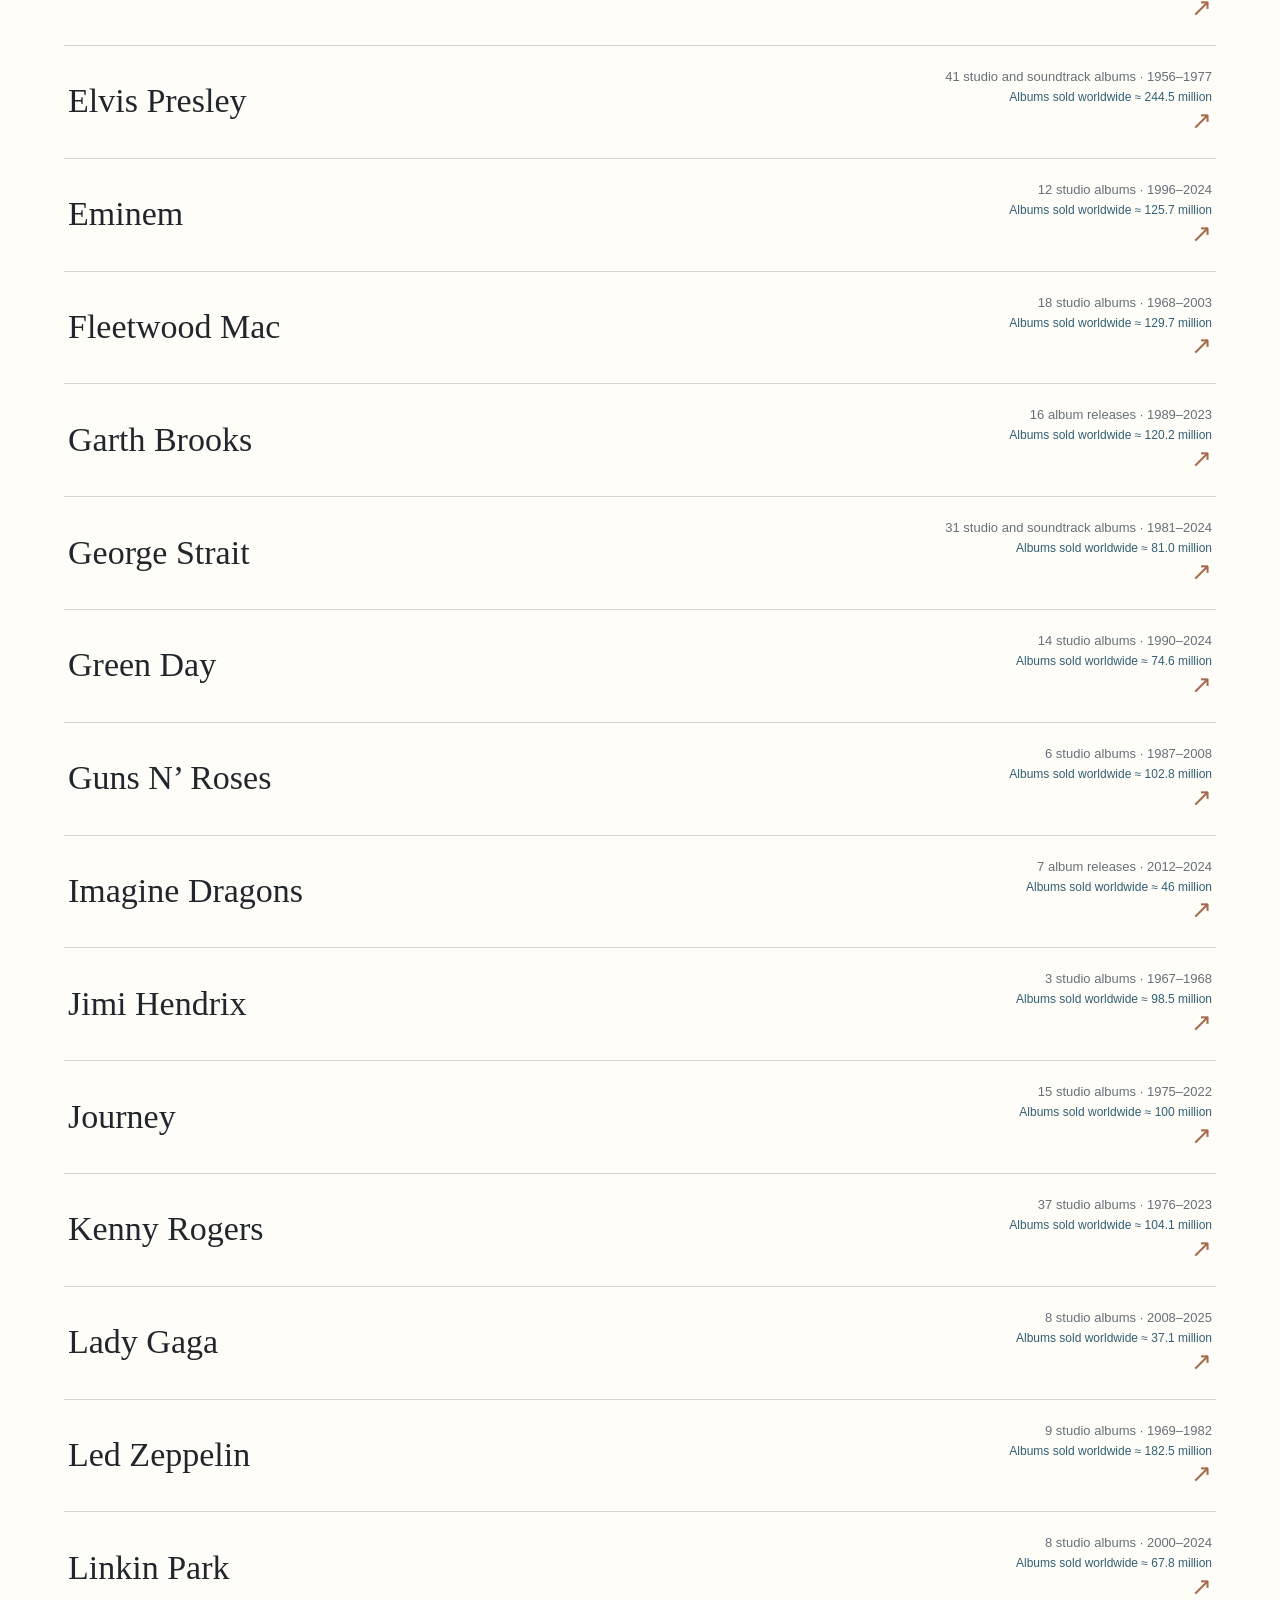
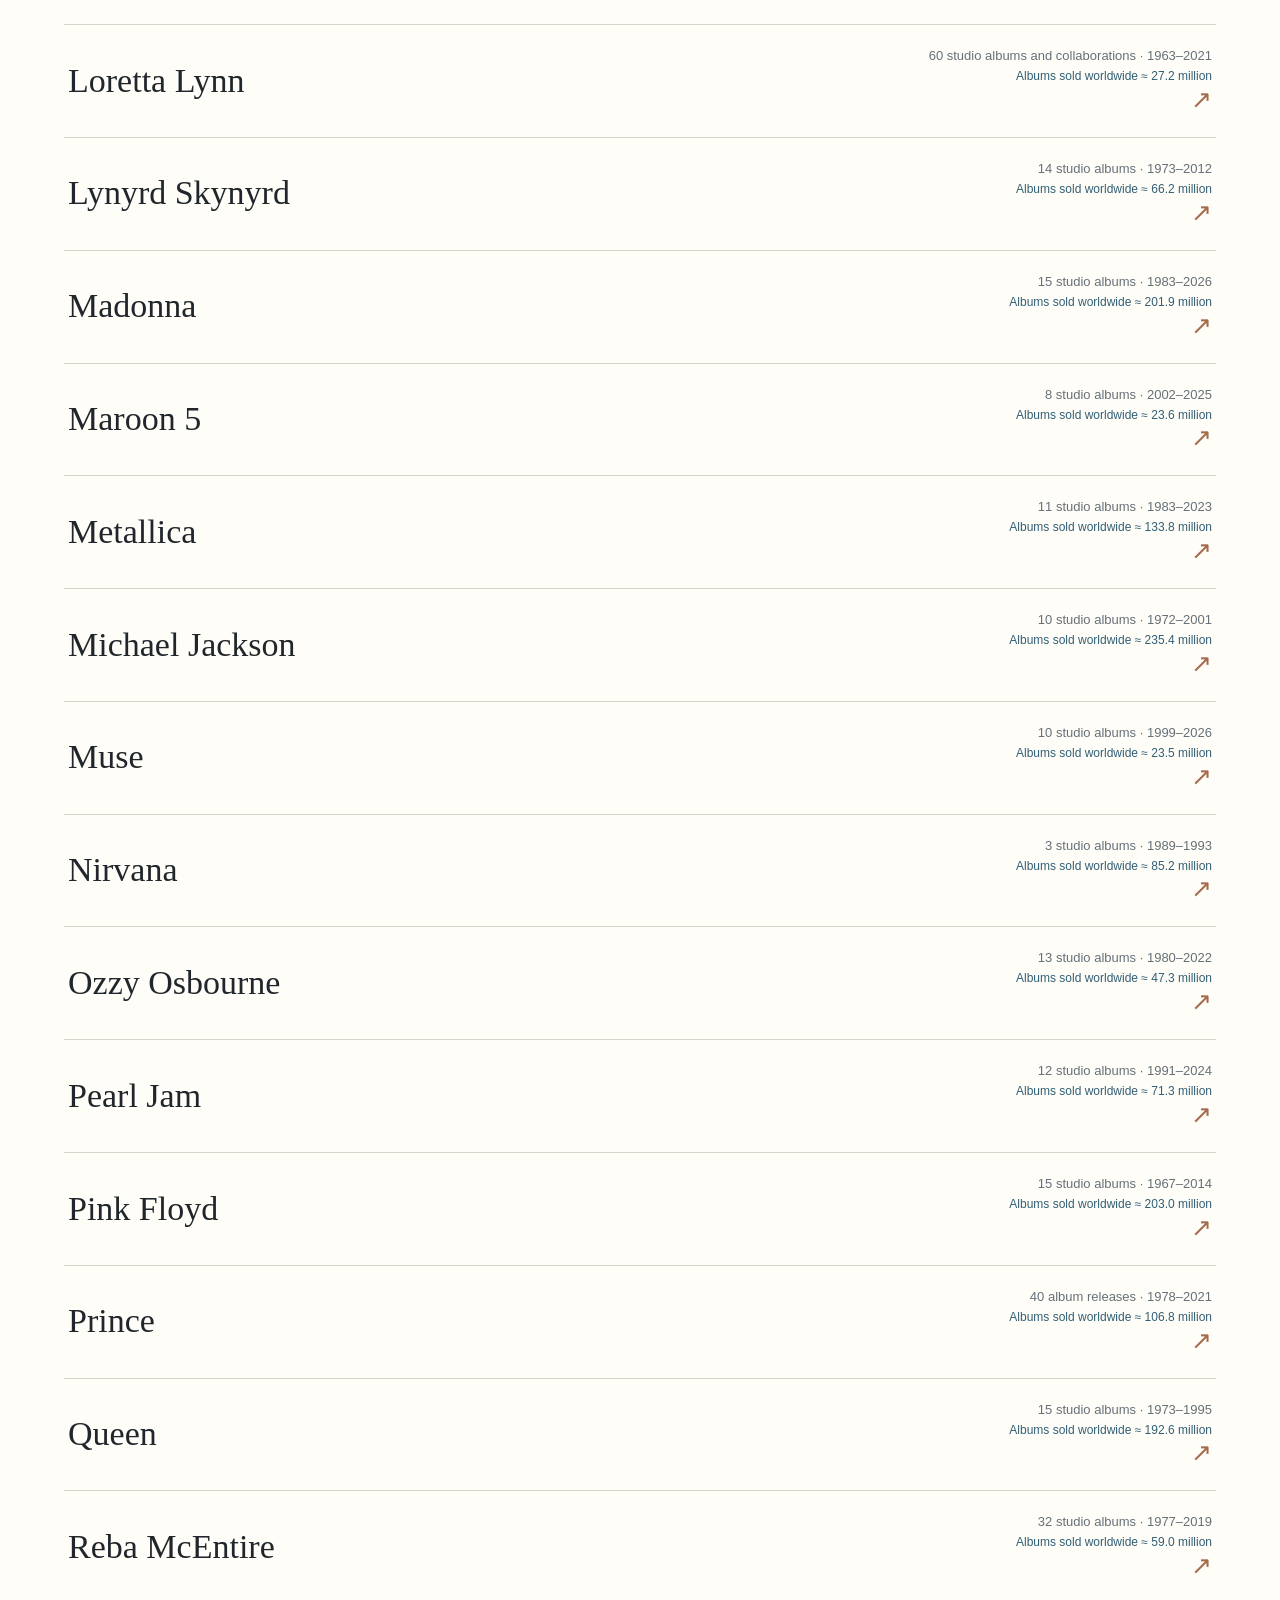
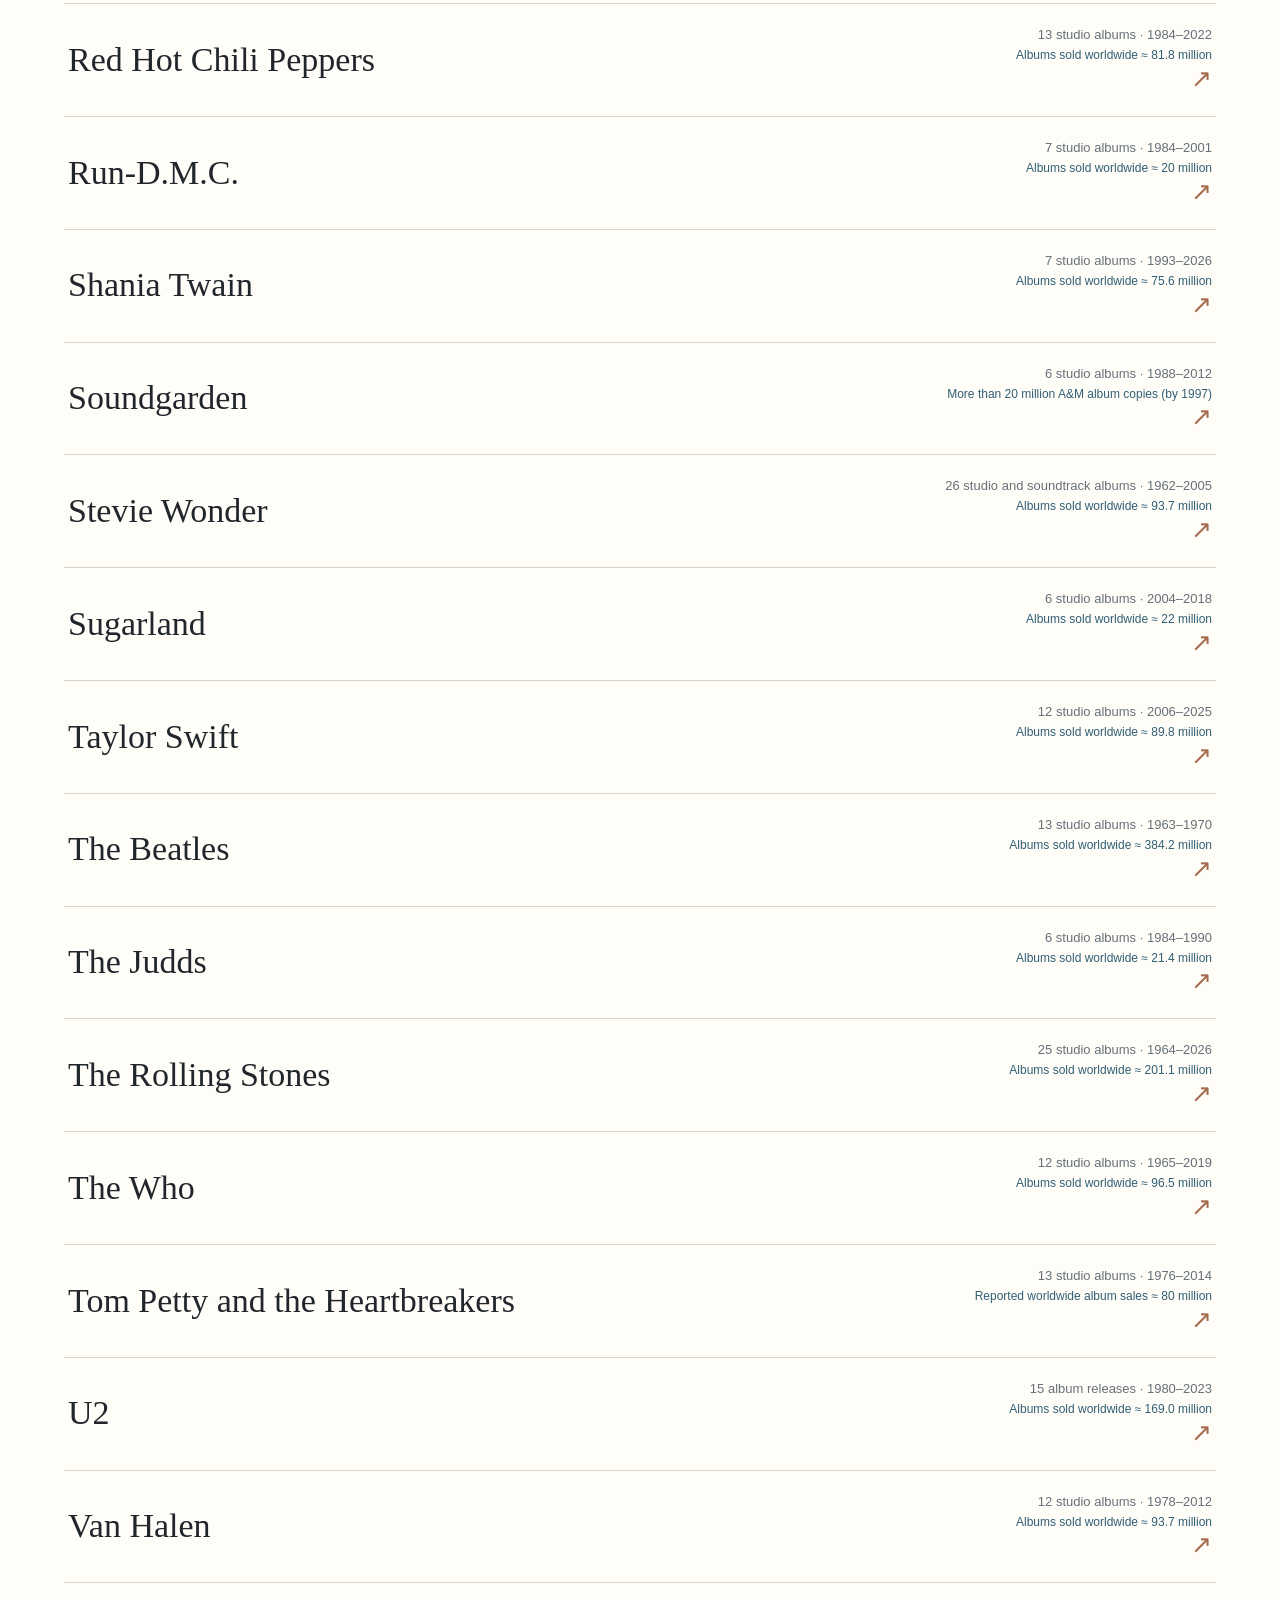
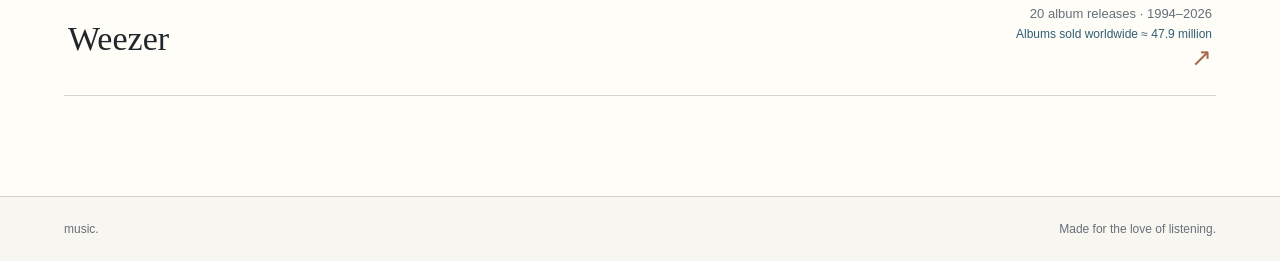
<file: artist-album-song.html>
<!doctype html>
<html lang="en">
<head>
  <meta charset="utf-8">
  <meta name="viewport" content="width=device-width, initial-scale=1">
  <meta name="theme-color" content="#101019">
  <meta name="description" content="Browse favorite artists, their albums, and songs in album order.">
  <title>Artist, Album, Song — music</title>
  <link rel="stylesheet" href="catalog.css">
</head>
<body>
  <div class="shell">
    <header class="masthead"><a class="brand" href="index.html">music<span>.</span></a><a class="back" href="index.html">← Back to home</a></header>
    <main>
      <section class="intro">
        <span class="record-art" aria-hidden="true"></span>
        <p class="kicker">The collection / 01</p>
        <h1>Artist.<br>Album.<br><em>Song.</em></h1>
        <p class="lead">Pick an artist to see their albums by year, with every song in track order. The collection starts here and grows one favorite at a time.</p>
      </section>
      <section class="content" aria-labelledby="artist-heading">
        <div class="artist-toolbar"><div><p class="section-label" id="artist-heading">Artists / A–Z</p><p class="financial-note">Worldwide pure-sales estimates include studio albums, compilations, live albums, and box sets, based on <a href="https://chartmasters.org/best-selling-artists-of-all-time/">ChartMasters’ album-sales data</a> where available. Supplemental figures use published artist, label, and industry reports; a few report broader record sales or partial totals, as noted below.</p><details class="sales-sources"><summary>Sources for supplemental estimates</summary><ul>
<li><a href="https://blabbermouth.net/news/alice-in-chains-announces-30th-anniversary-deluxe-reissue-of-1995-self-titled-album">Alice in Chains</a>: more than 30 million albums worldwide.</li>
<li><a href="https://en.wikipedia.org/wiki/Audioslave">Audioslave</a>: more than 8 million records worldwide; source does not separate album units.</li>
<li><a href="https://bestsellingalbums.org/artist/1166">Barbara Mandrell</a>: 1 million documented U.S. album sales; no complete worldwide total found.</li>
<li><a href="https://www.universalmusic.ca/2021/09/03/imagine-dragons-release-fifth-studio-album-mercury-act-1/">Imagine Dragons</a>: 46 million albums and 55 million songs sold globally (2021 label release).</li>
<li><a href="https://journeymusic.com/blogs/news/rock-royalty-reunite-def-leppard-and-journey-announce-2024-s-biggest-summer-stadium-tour">Journey</a>: more than 100 million albums globally (band bio).</li>
<li><a href="https://bestsellingalbums.org/artist/8516">Maroon 5</a>: 23.6 million album sales in the BestSellingAlbums database.</li>
<li><a href="https://www.globenewswire.com/news-release/2007/09/17/971659/0/en/run-dmc-taps-paid-inc-to-create-online-home-support-brand-online.html">Run-D.M.C.</a>: more than 20 million albums sold worldwide.</li>
<li><a href="https://www.onamrecords.com/artists/soundgarden">Soundgarden</a>: A&amp;M catalog passed 20 million albums by 1997; later releases are not included in that statement.</li>
<li><a href="https://www.geffenplayhouse.org/site/assets/files/24188/1446166416_final_liner_20notes_20-_20songwriters_20stories_20and_20music_20with_20rita_20wilson_and_friends.pdf">Sugarland</a>: 22 million album sales worldwide reported in Kristian Bush’s bio.</li>
<li><a href="https://www.forbes.com/sites/hughmcintyre/2014/08/07/after-37-years-tom-petty-and-the-heartbreakers-nab-first-1-album/">Tom Petty and the Heartbreakers</a>: 80 million album sales worldwide reported in 2014; source does not separate Petty’s solo catalog.</li>
</ul></details></div><label class="sort-control" for="artist-sort">Sort by <select id="artist-sort" aria-label="Sort artists"><option value="name">Alphabetical (A–Z)</option><option value="sales">Worldwide albums sold (highest first)</option></select></label></div>
        <a class="artist-link" href="ac-dc.html" data-sales="169670000"><strong>AC/DC</strong><span class="meta">18 album releases · 1975–2020 <span class="financial">Albums sold worldwide ≈ 169.7 million</span> <span class="arrow" aria-hidden="true">↗</span></span></a>
        <a class="artist-link" href="aerosmith.html" data-sales="116080000"><strong>Aerosmith</strong><span class="meta">15 studio albums · 1973–2012 <span class="financial">Albums sold worldwide ≈ 116.1 million</span> <span class="arrow" aria-hidden="true">↗</span></span></a>
        <a class="artist-link" href="alice-in-chains.html" data-sales="30000000"><strong>Alice in Chains</strong><span class="meta">6 studio albums · 1990–2018 <span class="financial">Albums sold worldwide ≈ 30 million</span> <span class="arrow" aria-hidden="true">↗</span></span></a>
        <a class="artist-link" href="ariana-grande.html" data-sales="10900000"><strong>Ariana Grande</strong><span class="meta">8 studio albums · 2013–2026 <span class="financial">Albums sold worldwide ≈ 10.9 million</span> <span class="arrow" aria-hidden="true">↗</span></span></a>
        <a class="artist-link" href="audioslave.html" data-sales="8000000"><strong>Audioslave</strong><span class="meta">3 studio albums · 2002–2006 <span class="financial">Reported worldwide record sales ≈ 8 million</span> <span class="arrow" aria-hidden="true">↗</span></span></a>
        <a class="artist-link" href="barbara-mandrell.html" data-sales="1000000"><strong>Barbara Mandrell</strong><span class="meta">27 studio albums · 1971–1994 <span class="financial">At least 1 million U.S. album sales documented; global total unclear</span> <span class="arrow" aria-hidden="true">↗</span></span></a>
        <a class="artist-link" href="beastie-boys.html" data-sales="41200000"><strong>Beastie Boys</strong><span class="meta">8 studio albums · 1986–2011 <span class="financial">Albums sold worldwide ≈ 41.2 million</span> <span class="arrow" aria-hidden="true">↗</span></span></a>
        <a class="artist-link" href="beyonce.html" data-sales="44300000"><strong>Beyoncé</strong><span class="meta">8 studio albums · 2003–2024 <span class="financial">Albums sold worldwide ≈ 44.3 million</span> <span class="arrow" aria-hidden="true">↗</span></span></a>
        <a class="artist-link" href="billy-joel.html" data-sales="129075000"><strong>Billy Joel</strong><span class="meta">13 studio albums · 1971–2001 <span class="financial">Albums sold worldwide ≈ 129.1 million</span> <span class="arrow" aria-hidden="true">↗</span></span></a>
        <a class="artist-link" href="black-eyed-peas.html" data-sales="33600000"><strong>Black Eyed Peas</strong><span class="meta">9 studio albums · 1998–2022 <span class="financial">Albums sold worldwide ≈ 33.6 million</span> <span class="arrow" aria-hidden="true">↗</span></span></a>
        <a class="artist-link" href="black-sabbath.html" data-sales="73700000"><strong>Black Sabbath</strong><span class="meta">19 studio albums · 1970–2013 <span class="financial">Albums sold worldwide ≈ 73.7 million</span> <span class="arrow" aria-hidden="true">↗</span></span></a>
        <a class="artist-link" href="bob-dylan.html" data-sales="128375000"><strong>Bob Dylan</strong><span class="meta">40 studio albums · 1962–2023 <span class="financial">Albums sold worldwide ≈ 128.4 million</span> <span class="arrow" aria-hidden="true">↗</span></span></a>
        <a class="artist-link" href="bon-jovi.html" data-sales="115650000"><strong>Bon Jovi</strong><span class="meta">16 studio albums · 1984–2024 <span class="financial">Albums sold worldwide ≈ 115.7 million</span> <span class="arrow" aria-hidden="true">↗</span></span></a>
        <a class="artist-link" href="bruce-springsteen.html" data-sales="138400000"><strong>Bruce Springsteen</strong><span class="meta">21 studio albums · 1973–2022 <span class="financial">Albums sold worldwide ≈ 138.4 million</span> <span class="arrow" aria-hidden="true">↗</span></span></a>
        <a class="artist-link" href="coldplay.html" data-sales="67700000"><strong>Coldplay</strong><span class="meta">10 studio albums · 2000–2024 <span class="financial">Albums sold worldwide ≈ 67.7 million</span> <span class="arrow" aria-hidden="true">↗</span></span></a>
        <a class="artist-link" href="conway-twitty.html" data-sales="30900000"><strong>Conway Twitty</strong><span class="meta">67 studio albums and collaborations · 1959–1993 <span class="financial">Albums sold worldwide ≈ 30.9 million</span> <span class="arrow" aria-hidden="true">↗</span></span></a>
        <a class="artist-link" href="crystal-gayle.html" data-sales="17400000"><strong>Crystal Gayle</strong><span class="meta">25 studio albums · 1975–2019 <span class="financial">Albums sold worldwide ≈ 17.4 million</span> <span class="arrow" aria-hidden="true">↗</span></span></a>
        <a class="artist-link" href="david-bowie.html" data-sales="103910000"><strong>David Bowie</strong><span class="meta">27 studio albums · 1967–2021 <span class="financial">Albums sold worldwide ≈ 103.9 million</span> <span class="arrow" aria-hidden="true">↗</span></span></a>
        <a class="artist-link" href="def-leppard.html" data-sales="66500000"><strong>Def Leppard</strong><span class="meta">12 studio albums · 1980–2022 <span class="financial">Albums sold worldwide ≈ 66.5 million</span> <span class="arrow" aria-hidden="true">↗</span></span></a>
        <a class="artist-link" href="dolly-parton.html" data-sales="51000000"><strong>Dolly Parton</strong><span class="meta">67 studio and collaboration albums · 1967–2024 <span class="financial">Albums sold worldwide ≈ 51.0 million</span> <span class="arrow" aria-hidden="true">↗</span></span></a>
        <a class="artist-link" href="eagles.html" data-sales="153885000"><strong>Eagles</strong><span class="meta">7 studio albums · 1972–2007 <span class="financial">Albums sold worldwide ≈ 153.9 million</span> <span class="arrow" aria-hidden="true">↗</span></span></a>
        <a class="artist-link" href="elton-john.html" data-sales="167640000"><strong>Elton John</strong><span class="meta">35 album releases · 1969–2025 <span class="financial">Albums sold worldwide ≈ 167.6 million</span> <span class="arrow" aria-hidden="true">↗</span></span></a>
        <a class="artist-link" href="elvis-presley.html" data-sales="244475000"><strong>Elvis Presley</strong><span class="meta">41 studio and soundtrack albums · 1956–1977 <span class="financial">Albums sold worldwide ≈ 244.5 million</span> <span class="arrow" aria-hidden="true">↗</span></span></a>
        <a class="artist-link" href="eminem.html" data-sales="125735000"><strong>Eminem</strong><span class="meta">12 studio albums · 1996–2024 <span class="financial">Albums sold worldwide ≈ 125.7 million</span> <span class="arrow" aria-hidden="true">↗</span></span></a>
        <a class="artist-link" href="fleetwood-mac.html" data-sales="129650000"><strong>Fleetwood Mac</strong><span class="meta">18 studio albums · 1968–2003 <span class="financial">Albums sold worldwide ≈ 129.7 million</span> <span class="arrow" aria-hidden="true">↗</span></span></a>
        <a class="artist-link" href="garth-brooks.html" data-sales="120190000"><strong>Garth Brooks</strong><span class="meta">16 album releases · 1989–2023 <span class="financial">Albums sold worldwide ≈ 120.2 million</span> <span class="arrow" aria-hidden="true">↗</span></span></a>
        <a class="artist-link" href="george-strait.html" data-sales="81000000"><strong>George Strait</strong><span class="meta">31 studio and soundtrack albums · 1981–2024 <span class="financial">Albums sold worldwide ≈ 81.0 million</span> <span class="arrow" aria-hidden="true">↗</span></span></a>
        <a class="artist-link" href="green-day.html" data-sales="74600000"><strong>Green Day</strong><span class="meta">14 studio albums · 1990–2024 <span class="financial">Albums sold worldwide ≈ 74.6 million</span> <span class="arrow" aria-hidden="true">↗</span></span></a>
        <a class="artist-link" href="guns-n-roses.html" data-sales="102770000"><strong>Guns N’ Roses</strong><span class="meta">6 studio albums · 1987–2008 <span class="financial">Albums sold worldwide ≈ 102.8 million</span> <span class="arrow" aria-hidden="true">↗</span></span></a>
        <a class="artist-link" href="imagine-dragons.html" data-sales="46000000"><strong>Imagine Dragons</strong><span class="meta">7 album releases · 2012–2024 <span class="financial">Albums sold worldwide ≈ 46 million</span> <span class="arrow" aria-hidden="true">↗</span></span></a>
        <a class="artist-link" href="jimi-hendrix.html" data-sales="98500000"><strong>Jimi Hendrix</strong><span class="meta">3 studio albums · 1967–1968 <span class="financial">Albums sold worldwide ≈ 98.5 million</span> <span class="arrow" aria-hidden="true">↗</span></span></a>
        <a class="artist-link" href="journey.html" data-sales="100000000"><strong>Journey</strong><span class="meta">15 studio albums · 1975–2022 <span class="financial">Albums sold worldwide ≈ 100 million</span> <span class="arrow" aria-hidden="true">↗</span></span></a>
        <a class="artist-link" href="kenny-rogers.html" data-sales="104100000"><strong>Kenny Rogers</strong><span class="meta">37 studio albums · 1976–2023 <span class="financial">Albums sold worldwide ≈ 104.1 million</span> <span class="arrow" aria-hidden="true">↗</span></span></a>
        <a class="artist-link" href="lady-gaga.html" data-sales="37100000"><strong>Lady Gaga</strong><span class="meta">8 studio albums · 2008–2025 <span class="financial">Albums sold worldwide ≈ 37.1 million</span> <span class="arrow" aria-hidden="true">↗</span></span></a>
        <a class="artist-link" href="led-zeppelin.html" data-sales="182500000"><strong>Led Zeppelin</strong><span class="meta">9 studio albums · 1969–1982 <span class="financial">Albums sold worldwide ≈ 182.5 million</span> <span class="arrow" aria-hidden="true">↗</span></span></a>
        <a class="artist-link" href="linkin-park.html" data-sales="67800000"><strong>Linkin Park</strong><span class="meta">8 studio albums · 2000–2024 <span class="financial">Albums sold worldwide ≈ 67.8 million</span> <span class="arrow" aria-hidden="true">↗</span></span></a>
        <a class="artist-link" href="loretta-lynn.html" data-sales="27200000"><strong>Loretta Lynn</strong><span class="meta">60 studio albums and collaborations · 1963–2021 <span class="financial">Albums sold worldwide ≈ 27.2 million</span> <span class="arrow" aria-hidden="true">↗</span></span></a>
        <a class="artist-link" href="lynyrd-skynyrd.html" data-sales="66200000"><strong>Lynyrd Skynyrd</strong><span class="meta">14 studio albums · 1973–2012 <span class="financial">Albums sold worldwide ≈ 66.2 million</span> <span class="arrow" aria-hidden="true">↗</span></span></a>
        <a class="artist-link" href="madonna.html" data-sales="201900000"><strong>Madonna</strong><span class="meta">15 studio albums · 1983–2026 <span class="financial">Albums sold worldwide ≈ 201.9 million</span> <span class="arrow" aria-hidden="true">↗</span></span></a>
        <a class="artist-link" href="maroon-5.html" data-sales="23600000"><strong>Maroon 5</strong><span class="meta">8 studio albums · 2002–2025 <span class="financial">Albums sold worldwide ≈ 23.6 million</span> <span class="arrow" aria-hidden="true">↗</span></span></a>
        <a class="artist-link" href="metallica.html" data-sales="133775000"><strong>Metallica</strong><span class="meta">11 studio albums · 1983–2023 <span class="financial">Albums sold worldwide ≈ 133.8 million</span> <span class="arrow" aria-hidden="true">↗</span></span></a>
        <a class="artist-link" href="michael-jackson.html" data-sales="235440000"><strong>Michael Jackson</strong><span class="meta">10 studio albums · 1972–2001 <span class="financial">Albums sold worldwide ≈ 235.4 million</span> <span class="arrow" aria-hidden="true">↗</span></span></a>
        <a class="artist-link" href="muse.html" data-sales="23500000"><strong>Muse</strong><span class="meta">10 studio albums · 1999–2026 <span class="financial">Albums sold worldwide ≈ 23.5 million</span> <span class="arrow" aria-hidden="true">↗</span></span></a>
        <a class="artist-link" href="nirvana.html" data-sales="85200000"><strong>Nirvana</strong><span class="meta">3 studio albums · 1989–1993 <span class="financial">Albums sold worldwide ≈ 85.2 million</span> <span class="arrow" aria-hidden="true">↗</span></span></a>
        <a class="artist-link" href="ozzy-osbourne.html" data-sales="47300000"><strong>Ozzy Osbourne</strong><span class="meta">13 studio albums · 1980–2022 <span class="financial">Albums sold worldwide ≈ 47.3 million</span> <span class="arrow" aria-hidden="true">↗</span></span></a>
        <a class="artist-link" href="pearl-jam.html" data-sales="71300000"><strong>Pearl Jam</strong><span class="meta">12 studio albums · 1991–2024 <span class="financial">Albums sold worldwide ≈ 71.3 million</span> <span class="arrow" aria-hidden="true">↗</span></span></a>
        <a class="artist-link" href="pink-floyd.html" data-sales="203010000"><strong>Pink Floyd</strong><span class="meta">15 studio albums · 1967–2014 <span class="financial">Albums sold worldwide ≈ 203.0 million</span> <span class="arrow" aria-hidden="true">↗</span></span></a>
        <a class="artist-link" href="prince.html" data-sales="106840000"><strong>Prince</strong><span class="meta">40 album releases · 1978–2021 <span class="financial">Albums sold worldwide ≈ 106.8 million</span> <span class="arrow" aria-hidden="true">↗</span></span></a>
        <a class="artist-link" href="queen.html" data-sales="192564000"><strong>Queen</strong><span class="meta">15 studio albums · 1973–1995 <span class="financial">Albums sold worldwide ≈ 192.6 million</span> <span class="arrow" aria-hidden="true">↗</span></span></a>
        <a class="artist-link" href="reba-mcentire.html" data-sales="59000000"><strong>Reba McEntire</strong><span class="meta">32 studio albums · 1977–2019 <span class="financial">Albums sold worldwide ≈ 59.0 million</span> <span class="arrow" aria-hidden="true">↗</span></span></a>
        <a class="artist-link" href="red-hot-chili-peppers.html" data-sales="81800000"><strong>Red Hot Chili Peppers</strong><span class="meta">13 studio albums · 1984–2022 <span class="financial">Albums sold worldwide ≈ 81.8 million</span> <span class="arrow" aria-hidden="true">↗</span></span></a>
        <a class="artist-link" href="run-d-m-c.html" data-sales="20000000"><strong>Run-D.M.C.</strong><span class="meta">7 studio albums · 1984–2001 <span class="financial">Albums sold worldwide ≈ 20 million</span> <span class="arrow" aria-hidden="true">↗</span></span></a>
        <a class="artist-link" href="shania-twain.html" data-sales="75600000"><strong>Shania Twain</strong><span class="meta">7 studio albums · 1993–2026 <span class="financial">Albums sold worldwide ≈ 75.6 million</span> <span class="arrow" aria-hidden="true">↗</span></span></a>
        <a class="artist-link" href="soundgarden.html" data-sales="20000000"><strong>Soundgarden</strong><span class="meta">6 studio albums · 1988–2012 <span class="financial">More than 20 million A&M album copies (by 1997)</span> <span class="arrow" aria-hidden="true">↗</span></span></a>
        <a class="artist-link" href="stevie-wonder.html" data-sales="93700000"><strong>Stevie Wonder</strong><span class="meta">26 studio and soundtrack albums · 1962–2005 <span class="financial">Albums sold worldwide ≈ 93.7 million</span> <span class="arrow" aria-hidden="true">↗</span></span></a>
        <a class="artist-link" href="sugarland.html" data-sales="22000000"><strong>Sugarland</strong><span class="meta">6 studio albums · 2004–2018 <span class="financial">Albums sold worldwide ≈ 22 million</span> <span class="arrow" aria-hidden="true">↗</span></span></a>
        <a class="artist-link" href="taylor-swift.html" data-sales="89800000"><strong>Taylor Swift</strong><span class="meta">12 studio albums · 2006–2025 <span class="financial">Albums sold worldwide ≈ 89.8 million</span> <span class="arrow" aria-hidden="true">↗</span></span></a>
        <a class="artist-link" href="the-beatles.html" data-sales="384209000"><strong>The Beatles</strong><span class="meta">13 studio albums · 1963–1970 <span class="financial">Albums sold worldwide ≈ 384.2 million</span> <span class="arrow" aria-hidden="true">↗</span></span></a>
        <a class="artist-link" href="the-judds.html" data-sales="21400000"><strong>The Judds</strong><span class="meta">6 studio albums · 1984–1990 <span class="financial">Albums sold worldwide ≈ 21.4 million</span> <span class="arrow" aria-hidden="true">↗</span></span></a>
        <a class="artist-link" href="the-rolling-stones.html" data-sales="201100000"><strong>The Rolling Stones</strong><span class="meta">25 studio albums · 1964–2026 <span class="financial">Albums sold worldwide ≈ 201.1 million</span> <span class="arrow" aria-hidden="true">↗</span></span></a>
        <a class="artist-link" href="the-who.html" data-sales="96500000"><strong>The Who</strong><span class="meta">12 studio albums · 1965–2019 <span class="financial">Albums sold worldwide ≈ 96.5 million</span> <span class="arrow" aria-hidden="true">↗</span></span></a>
        <a class="artist-link" href="tom-petty-and-the-heartbreakers.html" data-sales="80000000"><strong>Tom Petty and the Heartbreakers</strong><span class="meta">13 studio albums · 1976–2014 <span class="financial">Reported worldwide album sales ≈ 80 million</span> <span class="arrow" aria-hidden="true">↗</span></span></a>
        <a class="artist-link" href="u2.html" data-sales="169000000"><strong>U2</strong><span class="meta">15 album releases · 1980–2023 <span class="financial">Albums sold worldwide ≈ 169.0 million</span> <span class="arrow" aria-hidden="true">↗</span></span></a>
        <a class="artist-link" href="van-halen.html" data-sales="93700000"><strong>Van Halen</strong><span class="meta">12 studio albums · 1978–2012 <span class="financial">Albums sold worldwide ≈ 93.7 million</span> <span class="arrow" aria-hidden="true">↗</span></span></a>
        <a class="artist-link" href="weezer.html" data-sales="47900000"><strong>Weezer</strong><span class="meta">20 album releases · 1994–2026 <span class="financial">Albums sold worldwide ≈ 47.9 million</span> <span class="arrow" aria-hidden="true">↗</span></span></a>
      </section>
    </main>
    <footer><span>music.</span><span>Made for the love of listening.</span></footer>
  </div>

<script>
(()=>{
 const list=document.querySelector(".content");
 const sorter=document.getElementById("artist-sort");
 if(!list||!sorter)return;
 const artists=[...list.querySelectorAll(".artist-link")];
 const collator=new Intl.Collator(undefined,{sensitivity:"base",numeric:true});
 sorter.addEventListener("change",()=>{
   const ordered=[...artists].sort((a,b)=>{
     if(sorter.value==="sales"){
       const av=Number(a.dataset.sales)||0,bv=Number(b.dataset.sales)||0;
       if(av!==bv)return bv-av;
     }
     return collator.compare(a.querySelector("strong").textContent,b.querySelector("strong").textContent);
   });
   ordered.forEach(item=>list.appendChild(item));
 });
})();
</script>
</body>
</html>
</file>
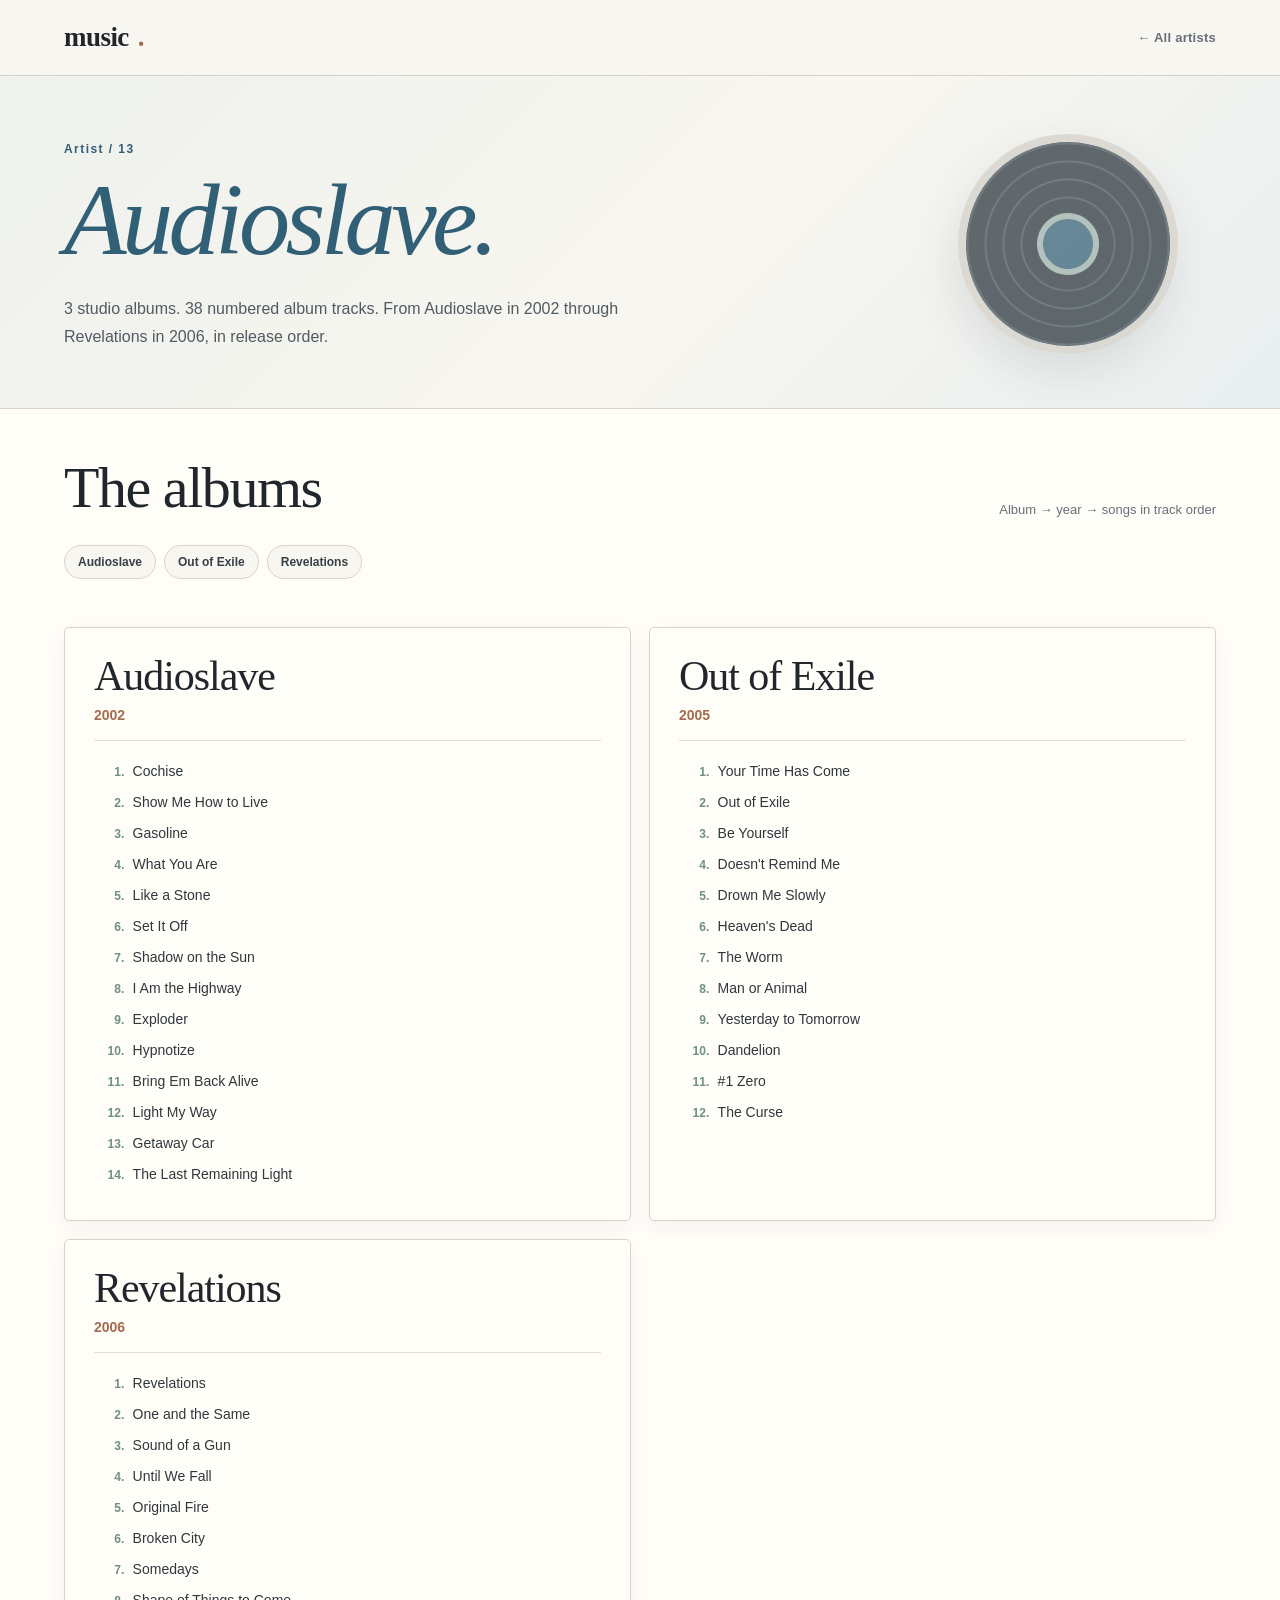
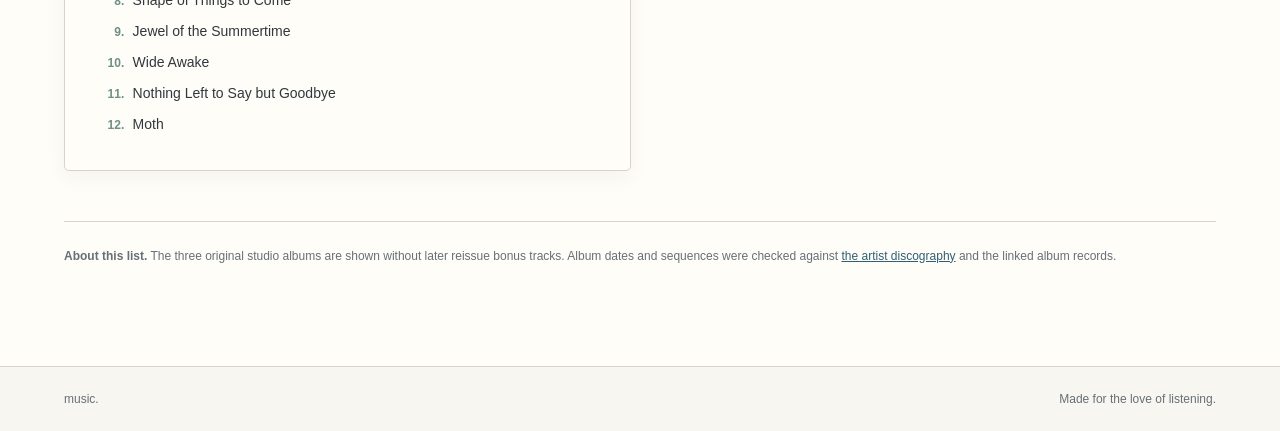
<file: audioslave.html>
<!doctype html>
<html lang="en">
<head>
  <meta charset="utf-8">
  <meta name="viewport" content="width=device-width, initial-scale=1">
  <meta name="theme-color" content="#101019">
  <meta name="description" content="Audioslave albums by year, with every standard album track numbered in order.">
  <title>Audioslave — Artist, Album, Song — music</title>
  <link rel="stylesheet" href="catalog.css">
</head>
<body>
  <div class="shell">
    <header class="masthead"><a class="brand" href="index.html">music<span>.</span></a><a class="back" href="artist-album-song.html">← All artists</a></header>
    <main>
      <section class="intro">
        <span class="record-art" aria-hidden="true"></span>
        <p class="kicker">Artist / 13</p>
        <h1><em>Audioslave.</em></h1>
        <p class="lead">3 studio albums. 38 numbered album tracks. From Audioslave in 2002 through Revelations in 2006, in release order.</p>
      </section>
      <section class="content" aria-labelledby="albums-heading">
        <div class="catalog-intro"><h2 id="albums-heading">The albums</h2><p>Album → year → songs in track order</p></div>
        <nav class="album-nav" aria-label="Jump to album"><a href="#audioslave">Audioslave</a><a href="#out-of-exile">Out of Exile</a><a href="#revelations">Revelations</a></nav>
        <div class="album-grid">
        <article class="album" id="audioslave">
          <div class="album-head"><h3><a href="https://en.wikipedia.org/wiki/Audioslave_(album)" aria-label="Track source for Audioslave">Audioslave</a></h3><span class="album-year">2002</span></div>
          <ol><li>Cochise</li><li>Show Me How to Live</li><li>Gasoline</li><li>What You Are</li><li>Like a Stone</li><li>Set It Off</li><li>Shadow on the Sun</li><li>I Am the Highway</li><li>Exploder</li><li>Hypnotize</li><li>Bring Em Back Alive</li><li>Light My Way</li><li>Getaway Car</li><li>The Last Remaining Light</li></ol>
        </article>
        <article class="album" id="out-of-exile">
          <div class="album-head"><h3><a href="https://en.wikipedia.org/wiki/Out_of_Exile" aria-label="Track source for Out of Exile">Out of Exile</a></h3><span class="album-year">2005</span></div>
          <ol><li>Your Time Has Come</li><li>Out of Exile</li><li>Be Yourself</li><li>Doesn&#x27;t Remind Me</li><li>Drown Me Slowly</li><li>Heaven&#x27;s Dead</li><li>The Worm</li><li>Man or Animal</li><li>Yesterday to Tomorrow</li><li>Dandelion</li><li>#1 Zero</li><li>The Curse</li></ol>
        </article>
        <article class="album" id="revelations">
          <div class="album-head"><h3><a href="https://en.wikipedia.org/wiki/Revelations_(Audioslave_album)" aria-label="Track source for Revelations">Revelations</a></h3><span class="album-year">2006</span></div>
          <ol><li>Revelations</li><li>One and the Same</li><li>Sound of a Gun</li><li>Until We Fall</li><li>Original Fire</li><li>Broken City</li><li>Somedays</li><li>Shape of Things to Come</li><li>Jewel of the Summertime</li><li>Wide Awake</li><li>Nothing Left to Say but Goodbye</li><li>Moth</li></ol>
        </article>
        </div>
        <div class="sources"><strong>About this list.</strong> The three original studio albums are shown without later reissue bonus tracks. Album dates and sequences were checked against <a href="https://en.wikipedia.org/wiki/Audioslave_discography">the artist discography</a> and the linked album records.</div>
      </section>
    </main>
    <footer><span>music.</span><span>Made for the love of listening.</span></footer>
  </div>
</body>
</html>
</file>
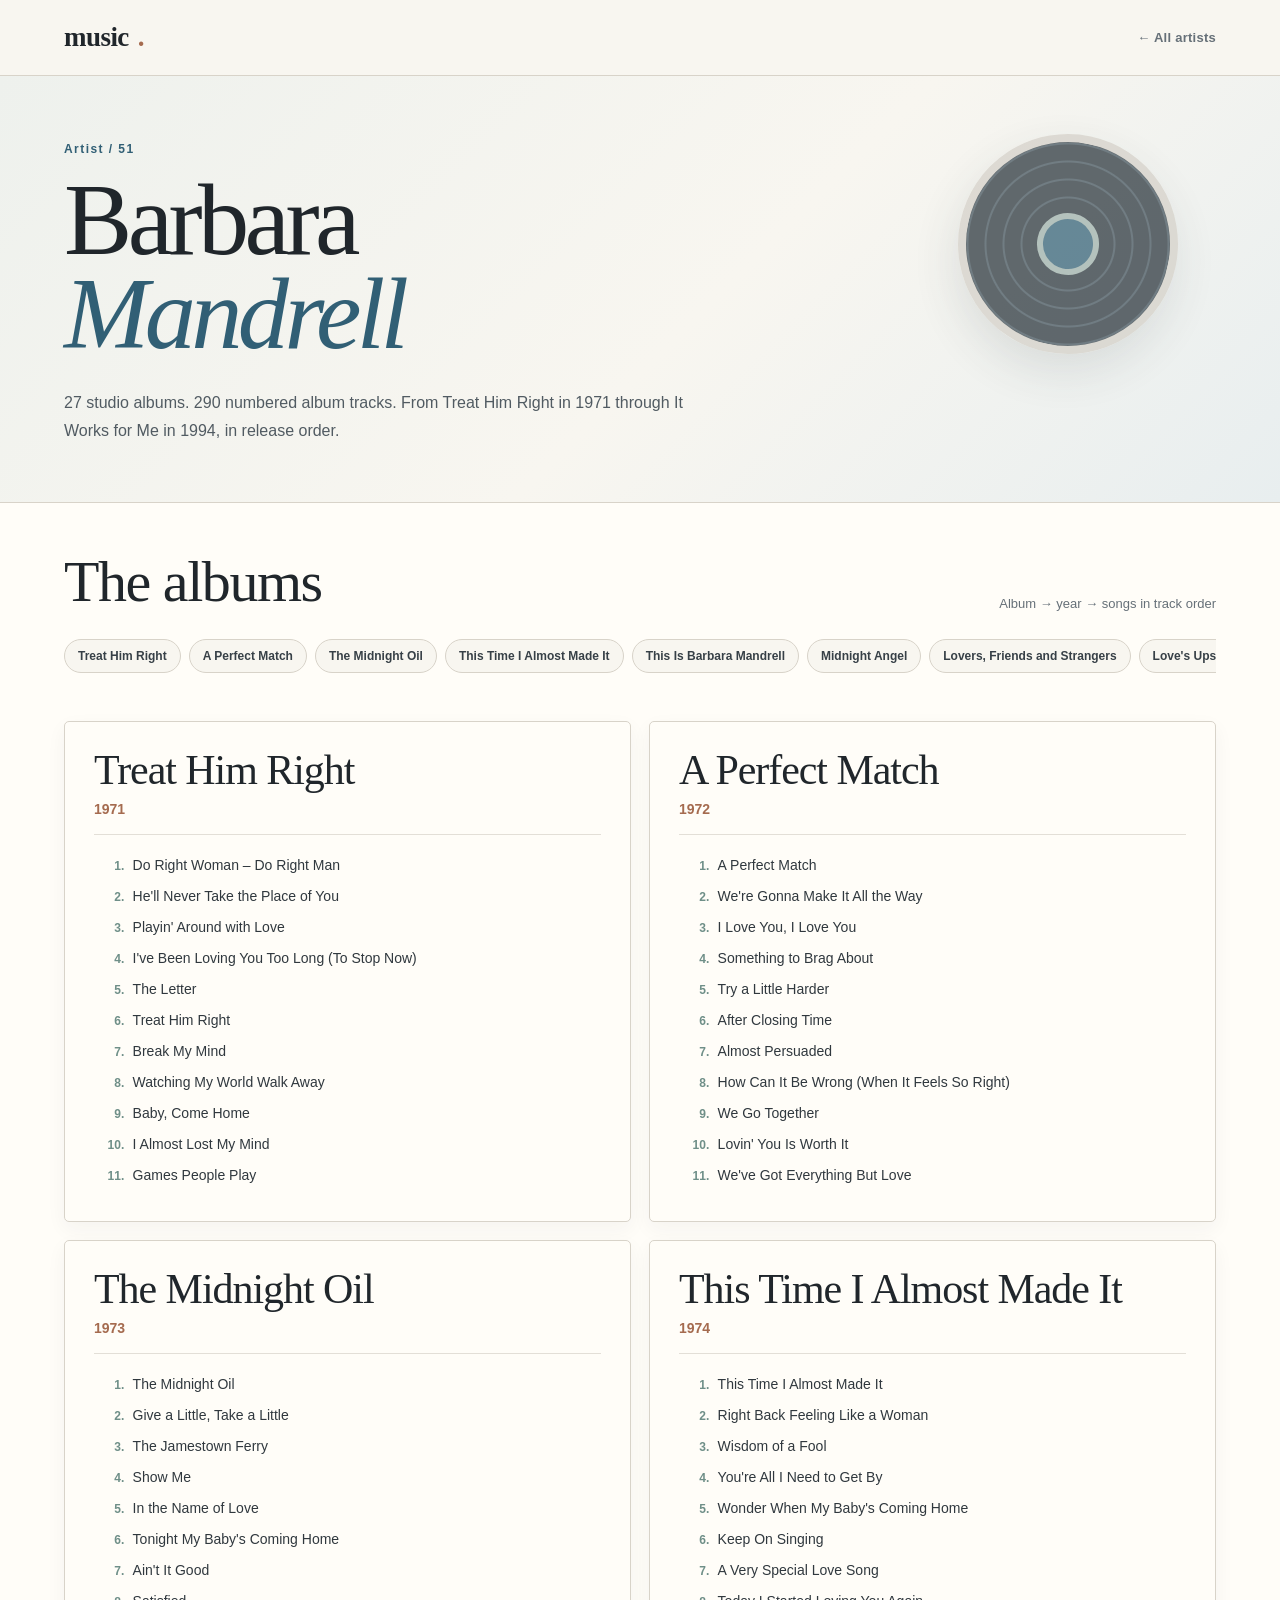
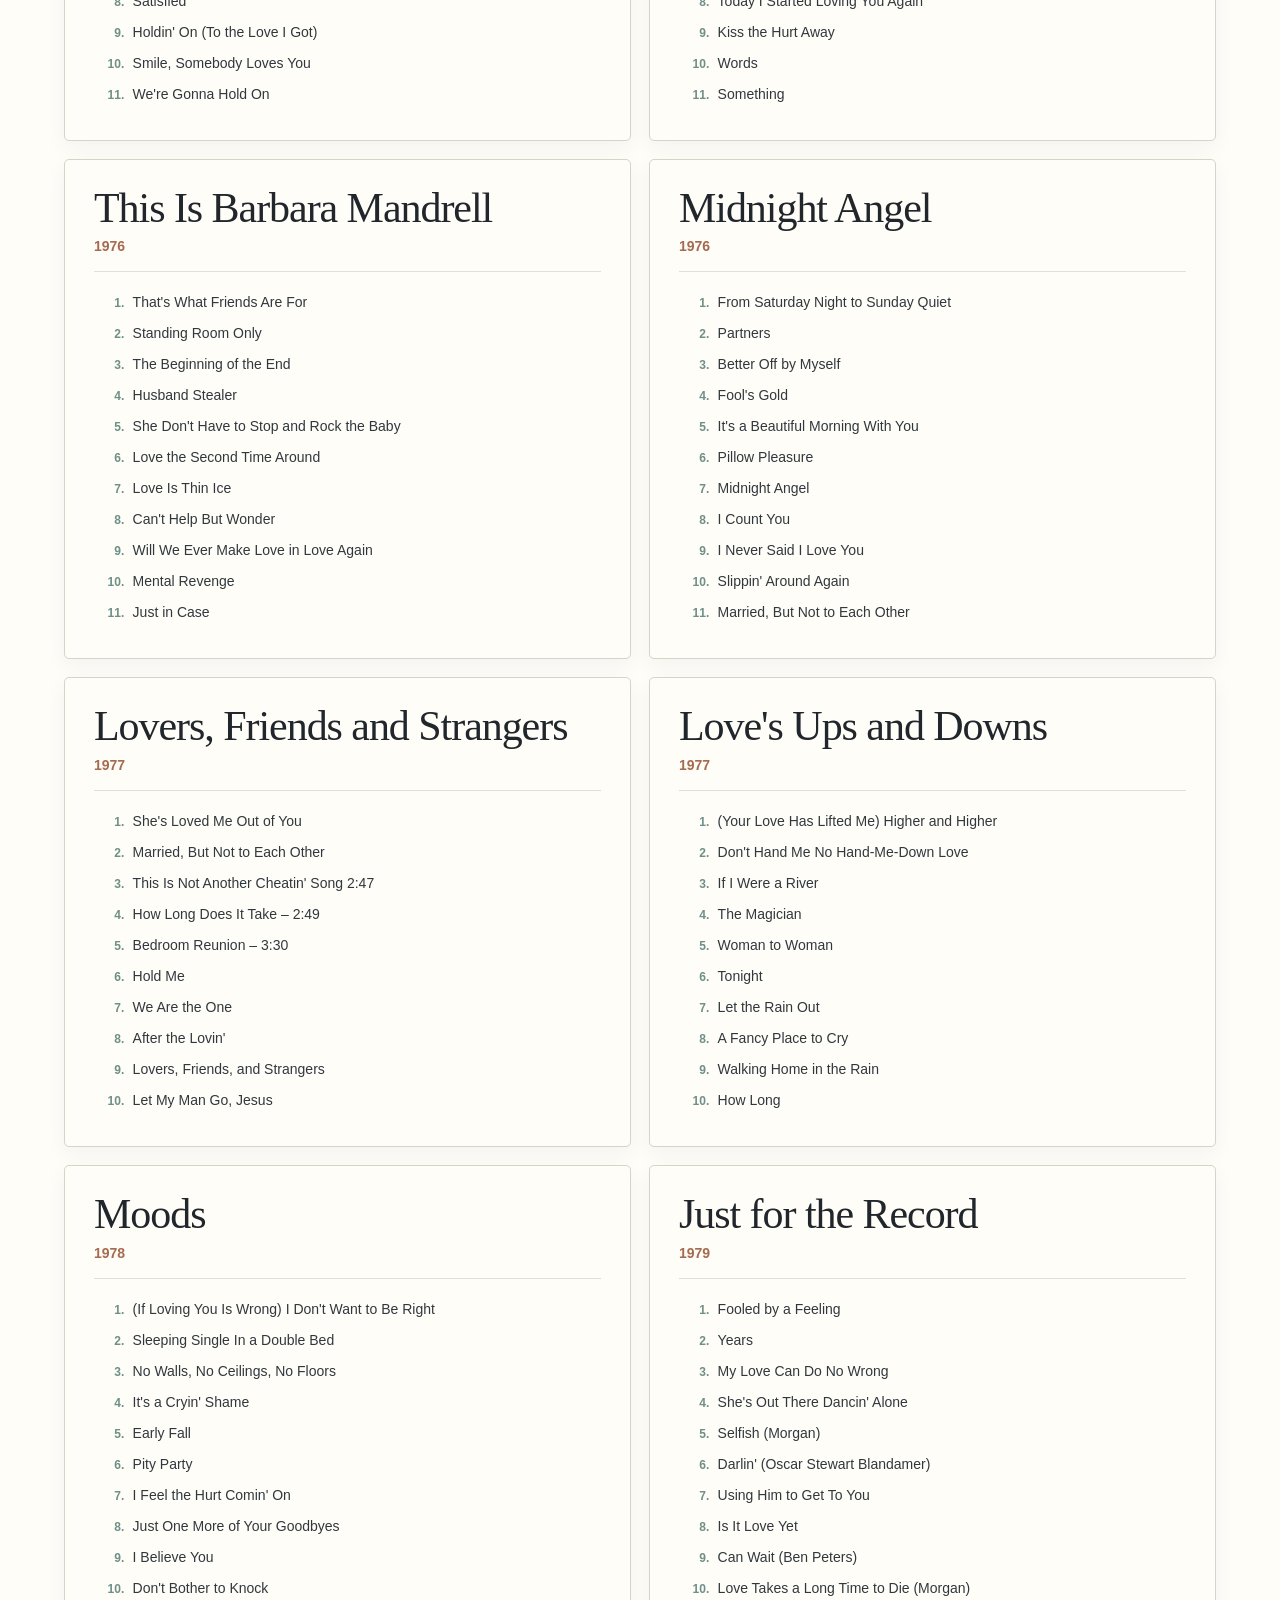
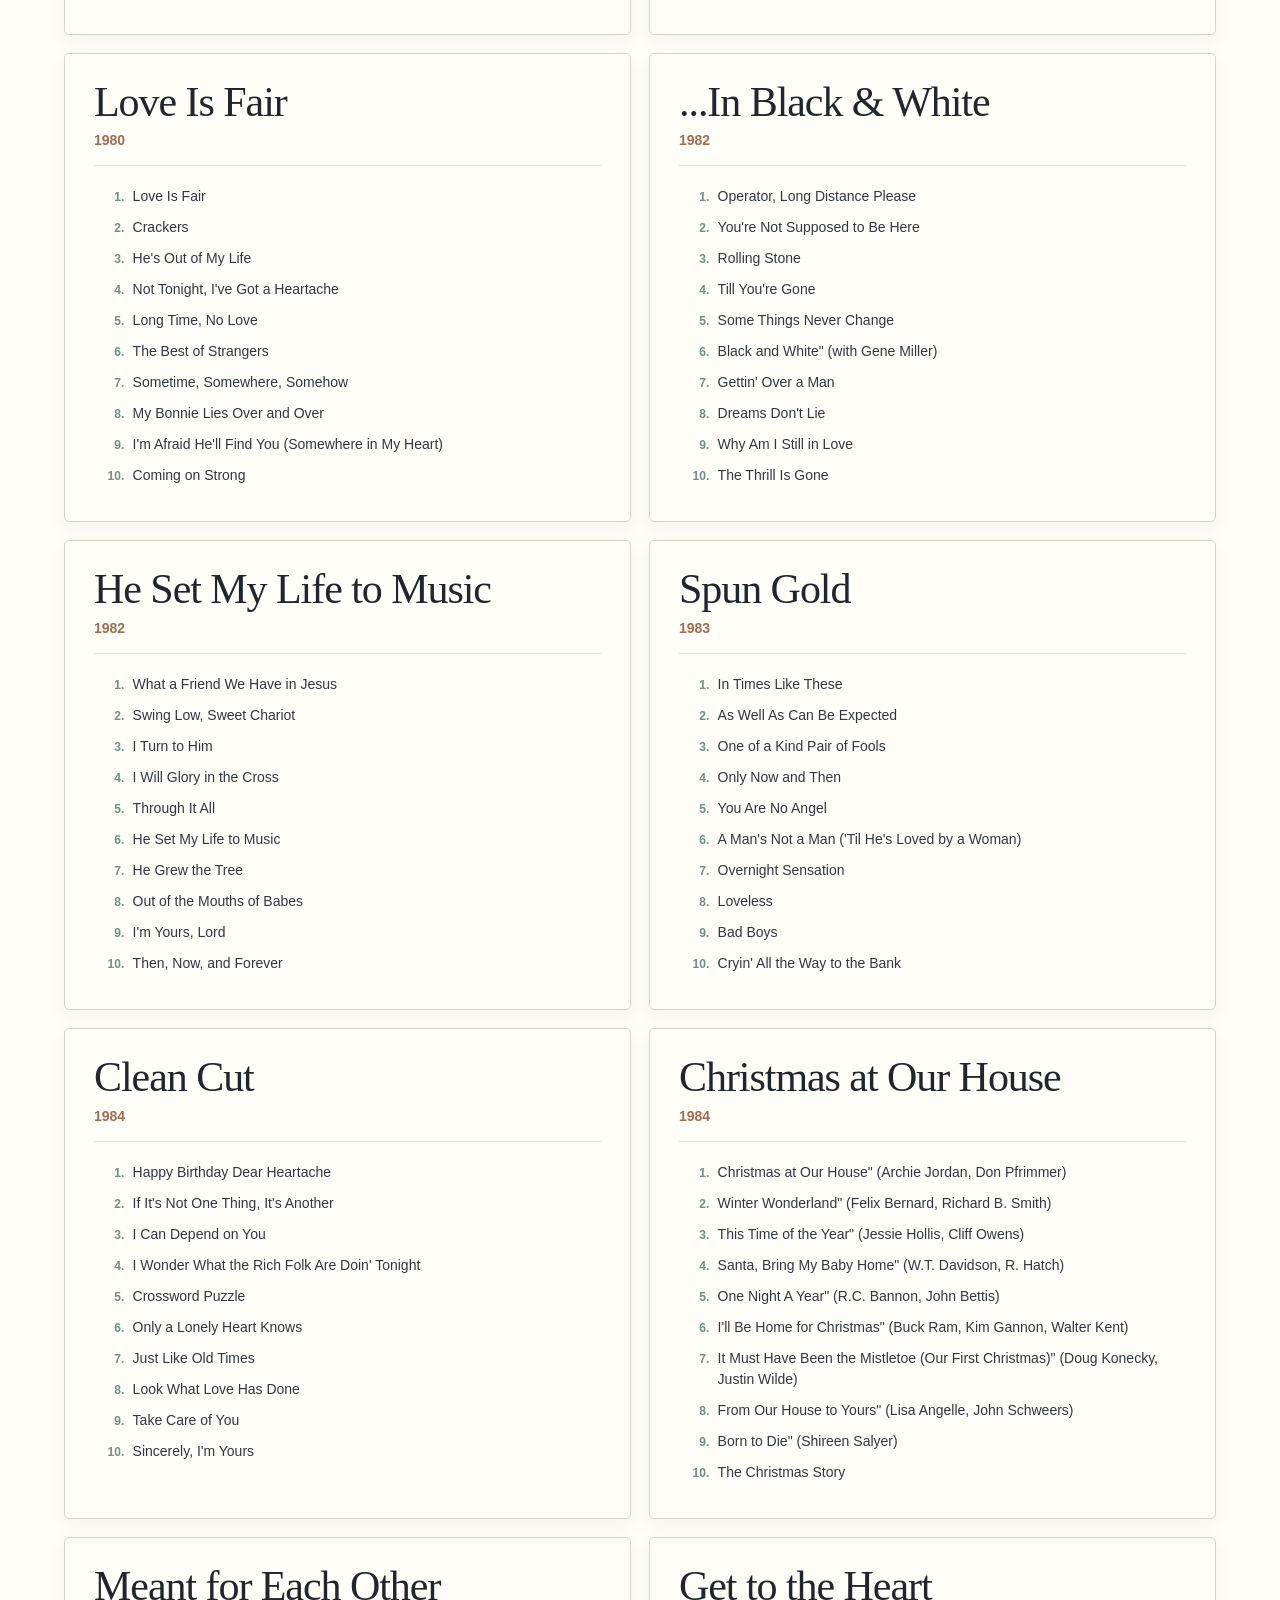
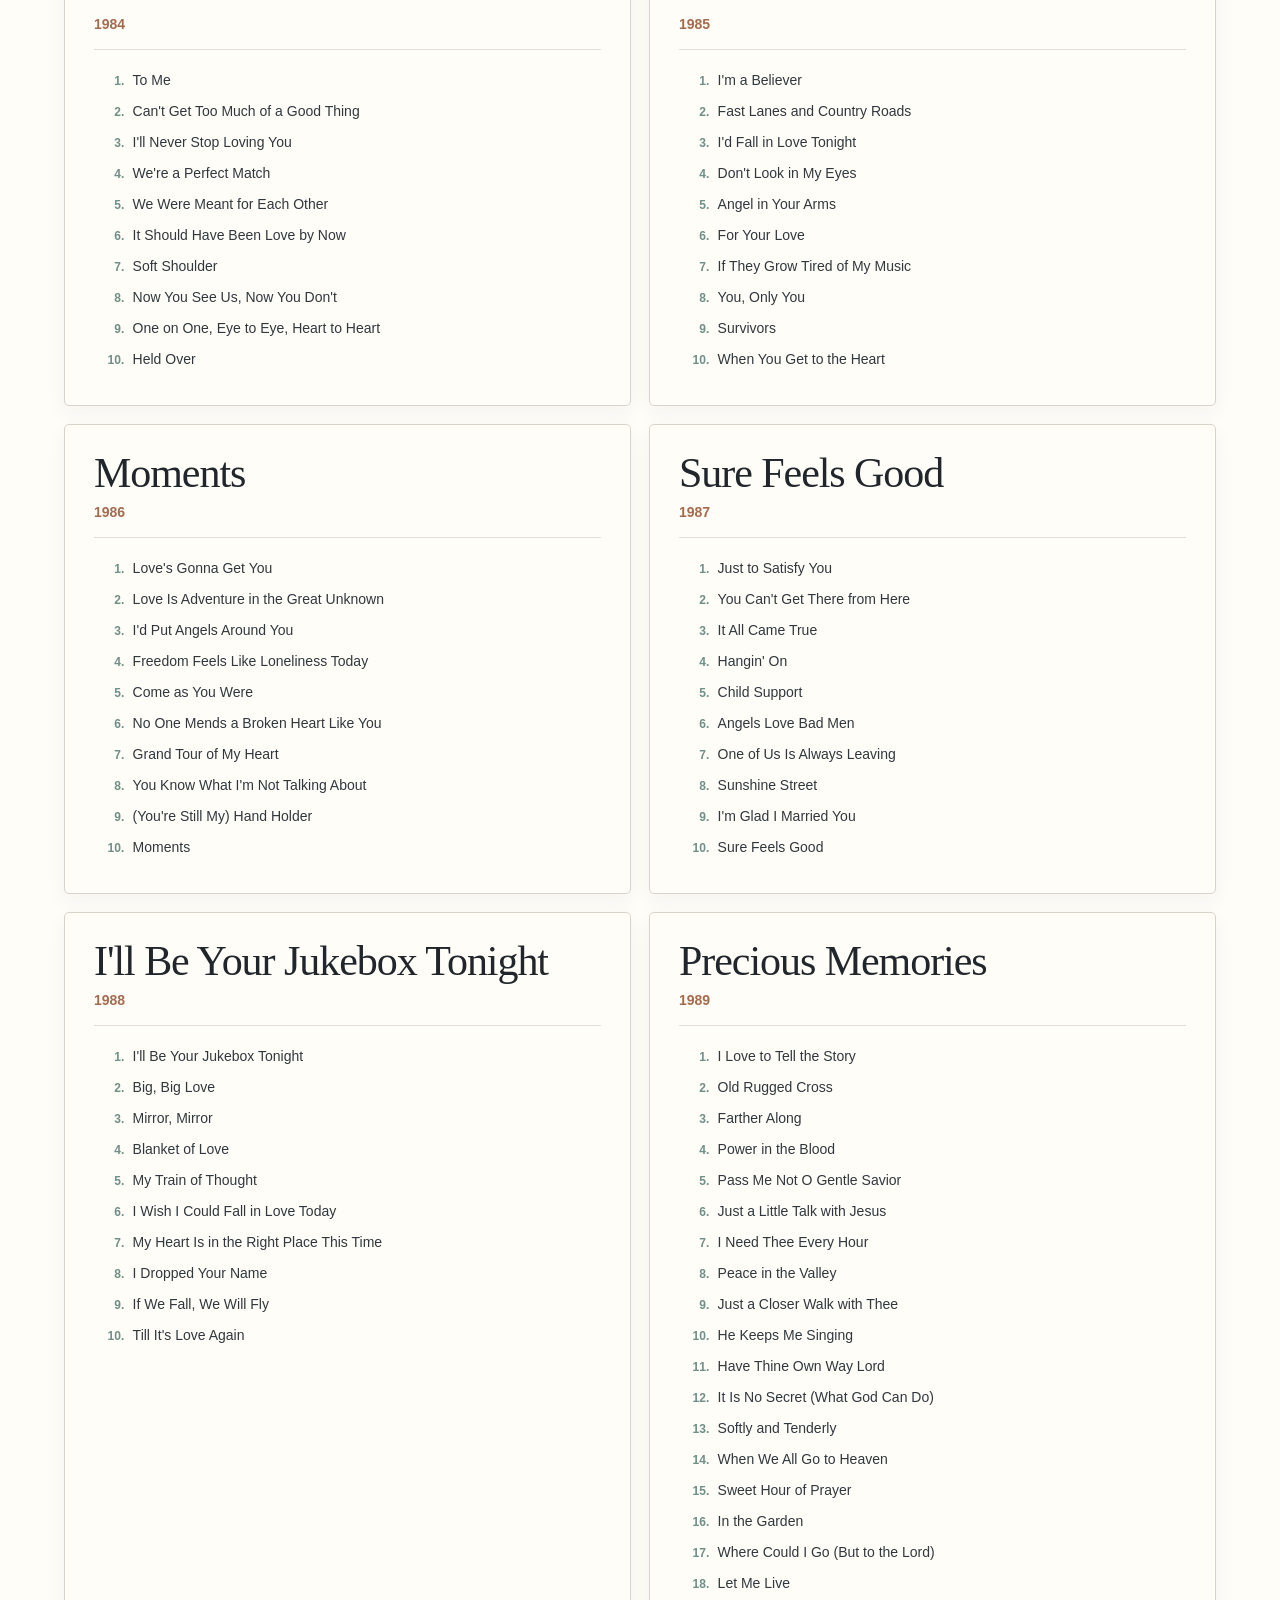
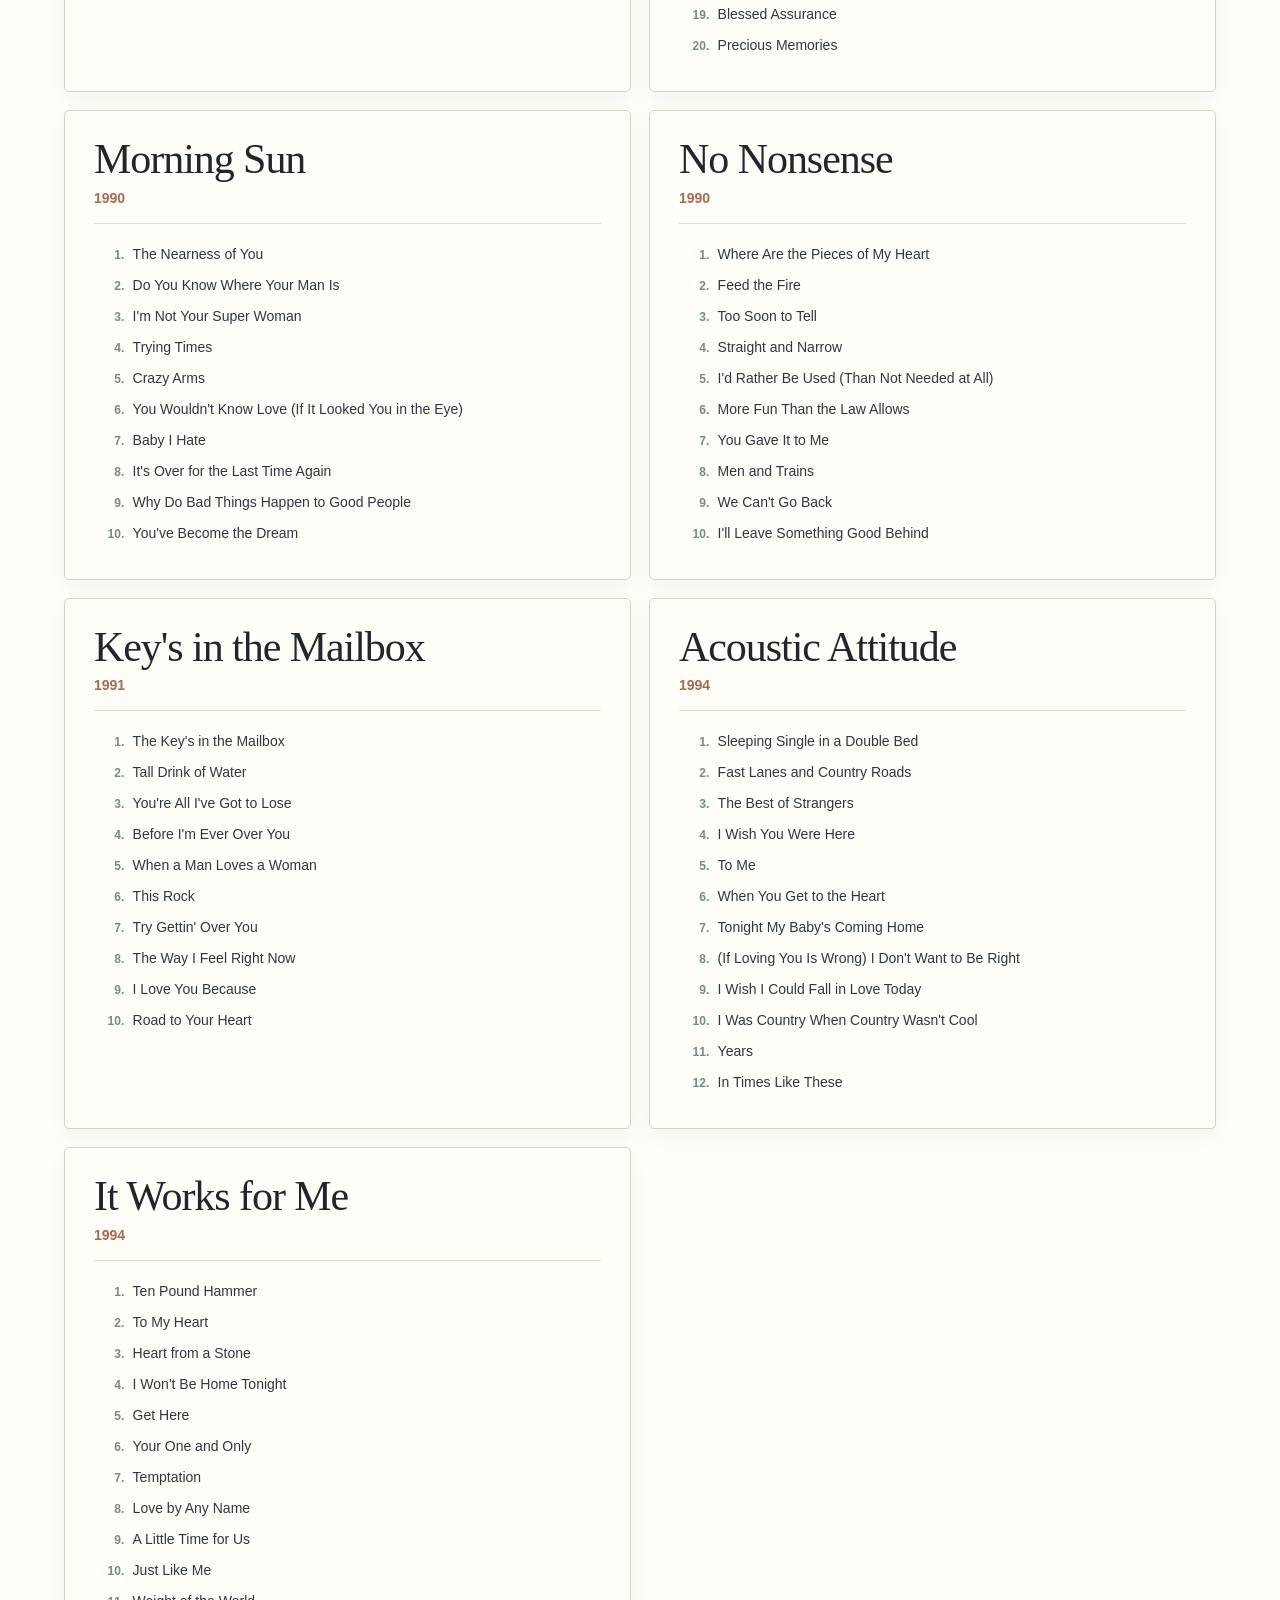
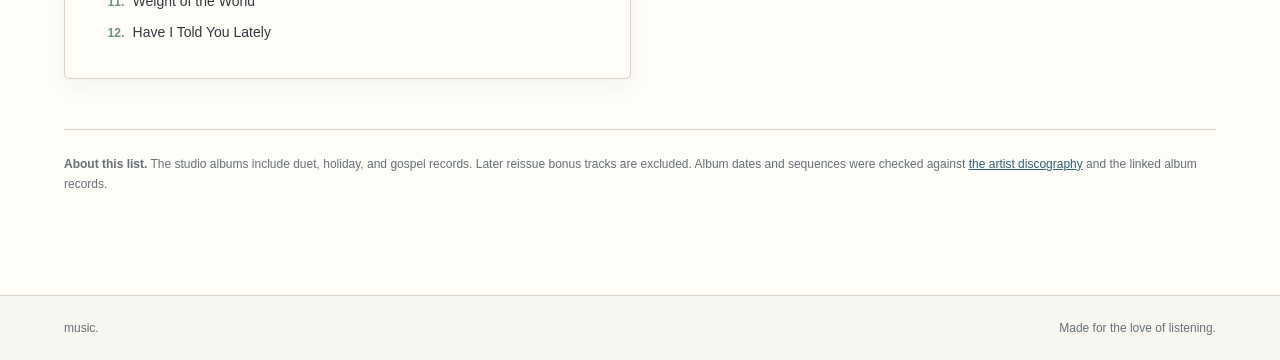
<file: barbara-mandrell.html>
<!doctype html>
<html lang="en">
<head>
  <meta charset="utf-8">
  <meta name="viewport" content="width=device-width, initial-scale=1">
  <meta name="theme-color" content="#101019">
  <meta name="description" content="Barbara Mandrell albums by year, with every standard album track numbered in order.">
  <title>Barbara Mandrell — Artist, Album, Song — music</title>
  <link rel="stylesheet" href="catalog.css">
</head>
<body>
  <div class="shell">
    <header class="masthead"><a class="brand" href="index.html">music<span>.</span></a><a class="back" href="artist-album-song.html">← All artists</a></header>
    <main>
      <section class="intro">
        <span class="record-art" aria-hidden="true"></span>
        <p class="kicker">Artist / 51</p>
        <h1>Barbara<br><em>Mandrell</em></h1>
        <p class="lead">27 studio albums. 290 numbered album tracks. From Treat Him Right in 1971 through It Works for Me in 1994, in release order.</p>
      </section>
      <section class="content" aria-labelledby="albums-heading">
        <div class="catalog-intro"><h2 id="albums-heading">The albums</h2><p>Album → year → songs in track order</p></div>
        <nav class="album-nav" aria-label="Jump to album"><a href="#treat-him-right-1971">Treat Him Right</a><a href="#a-perfect-match-1972">A Perfect Match</a><a href="#the-midnight-oil-1973">The Midnight Oil</a><a href="#this-time-i-almost-made-it-1974">This Time I Almost Made It</a><a href="#this-is-barbara-mandrell-1976">This Is Barbara Mandrell</a><a href="#midnight-angel-1976">Midnight Angel</a><a href="#lovers-friends-and-strangers-1977">Lovers, Friends and Strangers</a><a href="#love-s-ups-and-downs-1977">Love&#x27;s Ups and Downs</a><a href="#moods-1978">Moods</a><a href="#just-for-the-record-1979">Just for the Record</a><a href="#love-is-fair-1980">Love Is Fair</a><a href="#in-black-white-1982">...In Black &amp; White</a><a href="#he-set-my-life-to-music-1982">He Set My Life to Music</a><a href="#spun-gold-1983">Spun Gold</a><a href="#clean-cut-1984">Clean Cut</a><a href="#christmas-at-our-house-1984">Christmas at Our House</a><a href="#meant-for-each-other-1984">Meant for Each Other</a><a href="#get-to-the-heart-1985">Get to the Heart</a><a href="#moments-1986">Moments</a><a href="#sure-feels-good-1987">Sure Feels Good</a><a href="#i-ll-be-your-jukebox-tonight-1988">I&#x27;ll Be Your Jukebox Tonight</a><a href="#precious-memories-1989">Precious Memories</a><a href="#morning-sun-1990">Morning Sun</a><a href="#no-nonsense-1990">No Nonsense</a><a href="#key-s-in-the-mailbox-1991">Key&#x27;s in the Mailbox</a><a href="#acoustic-attitude-1994">Acoustic Attitude</a><a href="#it-works-for-me-1994">It Works for Me</a></nav>
        <div class="album-grid">
        <article class="album" id="treat-him-right-1971">
          <div class="album-head"><h3><a href="https://en.wikipedia.org/wiki/Treat_Him_Right" aria-label="Track source for Treat Him Right">Treat Him Right</a></h3><span class="album-year">1971</span></div>
          <ol><li>Do Right Woman – Do Right Man</li><li>He&#x27;ll Never Take the Place of You</li><li>Playin&#x27; Around with Love</li><li>I&#x27;ve Been Loving You Too Long (To Stop Now)</li><li>The Letter</li><li>Treat Him Right</li><li>Break My Mind</li><li>Watching My World Walk Away</li><li>Baby, Come Home</li><li>I Almost Lost My Mind</li><li>Games People Play</li></ol>
        </article>
        <article class="album" id="a-perfect-match-1972">
          <div class="album-head"><h3><a href="https://en.wikipedia.org/wiki/A_Perfect_Match_(David_Houston_and_Barbara_Mandrell_album)" aria-label="Track source for A Perfect Match">A Perfect Match</a></h3><span class="album-year">1972</span></div>
          <ol><li>A Perfect Match</li><li>We&#x27;re Gonna Make It All the Way</li><li>I Love You, I Love You</li><li>Something to Brag About</li><li>Try a Little Harder</li><li>After Closing Time</li><li>Almost Persuaded</li><li>How Can It Be Wrong (When It Feels So Right)</li><li>We Go Together</li><li>Lovin&#x27; You Is Worth It</li><li>We&#x27;ve Got Everything But Love</li></ol>
        </article>
        <article class="album" id="the-midnight-oil-1973">
          <div class="album-head"><h3><a href="https://en.wikipedia.org/wiki/The_Midnight_Oil" aria-label="Track source for The Midnight Oil">The Midnight Oil</a></h3><span class="album-year">1973</span></div>
          <ol><li>The Midnight Oil</li><li>Give a Little, Take a Little</li><li>The Jamestown Ferry</li><li>Show Me</li><li>In the Name of Love</li><li>Tonight My Baby&#x27;s Coming Home</li><li>Ain&#x27;t It Good</li><li>Satisfied</li><li>Holdin&#x27; On (To the Love I Got)</li><li>Smile, Somebody Loves You</li><li>We&#x27;re Gonna Hold On</li></ol>
        </article>
        <article class="album" id="this-time-i-almost-made-it-1974">
          <div class="album-head"><h3><a href="https://en.wikipedia.org/wiki/This_Time_I_Almost_Made_It" aria-label="Track source for This Time I Almost Made It">This Time I Almost Made It</a></h3><span class="album-year">1974</span></div>
          <ol><li>This Time I Almost Made It</li><li>Right Back Feeling Like a Woman</li><li>Wisdom of a Fool</li><li>You&#x27;re All I Need to Get By</li><li>Wonder When My Baby&#x27;s Coming Home</li><li>Keep On Singing</li><li>A Very Special Love Song</li><li>Today I Started Loving You Again</li><li>Kiss the Hurt Away</li><li>Words</li><li>Something</li></ol>
        </article>
        <article class="album" id="this-is-barbara-mandrell-1976">
          <div class="album-head"><h3><a href="https://en.wikipedia.org/wiki/This_Is_Barbara_Mandrell" aria-label="Track source for This Is Barbara Mandrell">This Is Barbara Mandrell</a></h3><span class="album-year">1976</span></div>
          <ol><li>That&#x27;s What Friends Are For</li><li>Standing Room Only</li><li>The Beginning of the End</li><li>Husband Stealer</li><li>She Don&#x27;t Have to Stop and Rock the Baby</li><li>Love the Second Time Around</li><li>Love Is Thin Ice</li><li>Can&#x27;t Help But Wonder</li><li>Will We Ever Make Love in Love Again</li><li>Mental Revenge</li><li>Just in Case</li></ol>
        </article>
        <article class="album" id="midnight-angel-1976">
          <div class="album-head"><h3><a href="https://en.wikipedia.org/wiki/Midnight_Angel" aria-label="Track source for Midnight Angel">Midnight Angel</a></h3><span class="album-year">1976</span></div>
          <ol><li>From Saturday Night to Sunday Quiet</li><li>Partners</li><li>Better Off by Myself</li><li>Fool&#x27;s Gold</li><li>It&#x27;s a Beautiful Morning With You</li><li>Pillow Pleasure</li><li>Midnight Angel</li><li>I Count You</li><li>I Never Said I Love You</li><li>Slippin&#x27; Around Again</li><li>Married, But Not to Each Other</li></ol>
        </article>
        <article class="album" id="lovers-friends-and-strangers-1977">
          <div class="album-head"><h3><a href="https://en.wikipedia.org/wiki/Lovers,_Friends_and_Strangers" aria-label="Track source for Lovers, Friends and Strangers">Lovers, Friends and Strangers</a></h3><span class="album-year">1977</span></div>
          <ol><li>She&#x27;s Loved Me Out of You</li><li>Married, But Not to Each Other</li><li>This Is Not Another Cheatin&#x27; Song 2:47</li><li>How Long Does It Take – 2:49</li><li>Bedroom Reunion – 3:30</li><li>Hold Me</li><li>We Are the One</li><li>After the Lovin&#x27;</li><li>Lovers, Friends, and Strangers</li><li>Let My Man Go, Jesus</li></ol>
        </article>
        <article class="album" id="love-s-ups-and-downs-1977">
          <div class="album-head"><h3><a href="https://en.wikipedia.org/wiki/Love&#x27;s_Ups_and_Downs" aria-label="Track source for Love&#x27;s Ups and Downs">Love&#x27;s Ups and Downs</a></h3><span class="album-year">1977</span></div>
          <ol><li>(Your Love Has Lifted Me) Higher and Higher</li><li>Don&#x27;t Hand Me No Hand-Me-Down Love</li><li>If I Were a River</li><li>The Magician</li><li>Woman to Woman</li><li>Tonight</li><li>Let the Rain Out</li><li>A Fancy Place to Cry</li><li>Walking Home in the Rain</li><li>How Long</li></ol>
        </article>
        <article class="album" id="moods-1978">
          <div class="album-head"><h3><a href="https://en.wikipedia.org/wiki/Moods_(Barbara_Mandrell_album)" aria-label="Track source for Moods">Moods</a></h3><span class="album-year">1978</span></div>
          <ol><li>(If Loving You Is Wrong) I Don&#x27;t Want to Be Right</li><li>Sleeping Single In a Double Bed</li><li>No Walls, No Ceilings, No Floors</li><li>It&#x27;s a Cryin&#x27; Shame</li><li>Early Fall</li><li>Pity Party</li><li>I Feel the Hurt Comin&#x27; On</li><li>Just One More of Your Goodbyes</li><li>I Believe You</li><li>Don&#x27;t Bother to Knock</li></ol>
        </article>
        <article class="album" id="just-for-the-record-1979">
          <div class="album-head"><h3><a href="https://en.wikipedia.org/wiki/Just_for_the_Record_(Barbara_Mandrell_album)" aria-label="Track source for Just for the Record">Just for the Record</a></h3><span class="album-year">1979</span></div>
          <ol><li>Fooled by a Feeling</li><li>Years</li><li>My Love Can Do No Wrong</li><li>She&#x27;s Out There Dancin&#x27; Alone</li><li>Selfish (Morgan)</li><li>Darlin&#x27; (Oscar Stewart Blandamer)</li><li>Using Him to Get To You</li><li>Is It Love Yet</li><li>Can Wait (Ben Peters)</li><li>Love Takes a Long Time to Die (Morgan)</li></ol>
        </article>
        <article class="album" id="love-is-fair-1980">
          <div class="album-head"><h3><a href="https://en.wikipedia.org/wiki/Love_Is_Fair" aria-label="Track source for Love Is Fair">Love Is Fair</a></h3><span class="album-year">1980</span></div>
          <ol><li>Love Is Fair</li><li>Crackers</li><li>He&#x27;s Out of My Life</li><li>Not Tonight, I&#x27;ve Got a Heartache</li><li>Long Time, No Love</li><li>The Best of Strangers</li><li>Sometime, Somewhere, Somehow</li><li>My Bonnie Lies Over and Over</li><li>I&#x27;m Afraid He&#x27;ll Find You (Somewhere in My Heart)</li><li>Coming on Strong</li></ol>
        </article>
        <article class="album" id="in-black-white-1982">
          <div class="album-head"><h3><a href="https://en.wikipedia.org/wiki/...In_Black_&amp;_White" aria-label="Track source for ...In Black &amp; White">...In Black &amp; White</a></h3><span class="album-year">1982</span></div>
          <ol><li>Operator, Long Distance Please</li><li>You&#x27;re Not Supposed to Be Here</li><li>Rolling Stone</li><li>Till You&#x27;re Gone</li><li>Some Things Never Change</li><li>Black and White&quot; (with Gene Miller)</li><li>Gettin&#x27; Over a Man</li><li>Dreams Don&#x27;t Lie</li><li>Why Am I Still in Love</li><li>The Thrill Is Gone</li></ol>
        </article>
        <article class="album" id="he-set-my-life-to-music-1982">
          <div class="album-head"><h3><a href="https://en.wikipedia.org/wiki/He_Set_My_Life_to_Music" aria-label="Track source for He Set My Life to Music">He Set My Life to Music</a></h3><span class="album-year">1982</span></div>
          <ol><li>What a Friend We Have in Jesus</li><li>Swing Low, Sweet Chariot</li><li>I Turn to Him</li><li>I Will Glory in the Cross</li><li>Through It All</li><li>He Set My Life to Music</li><li>He Grew the Tree</li><li>Out of the Mouths of Babes</li><li>I&#x27;m Yours, Lord</li><li>Then, Now, and Forever</li></ol>
        </article>
        <article class="album" id="spun-gold-1983">
          <div class="album-head"><h3><a href="https://en.wikipedia.org/wiki/Spun_Gold" aria-label="Track source for Spun Gold">Spun Gold</a></h3><span class="album-year">1983</span></div>
          <ol><li>In Times Like These</li><li>As Well As Can Be Expected</li><li>One of a Kind Pair of Fools</li><li>Only Now and Then</li><li>You Are No Angel</li><li>A Man&#x27;s Not a Man (&#x27;Til He&#x27;s Loved by a Woman)</li><li>Overnight Sensation</li><li>Loveless</li><li>Bad Boys</li><li>Cryin&#x27; All the Way to the Bank</li></ol>
        </article>
        <article class="album" id="clean-cut-1984">
          <div class="album-head"><h3><a href="https://en.wikipedia.org/wiki/Clean_Cut" aria-label="Track source for Clean Cut">Clean Cut</a></h3><span class="album-year">1984</span></div>
          <ol><li>Happy Birthday Dear Heartache</li><li>If It&#x27;s Not One Thing, It&#x27;s Another</li><li>I Can Depend on You</li><li>I Wonder What the Rich Folk Are Doin&#x27; Tonight</li><li>Crossword Puzzle</li><li>Only a Lonely Heart Knows</li><li>Just Like Old Times</li><li>Look What Love Has Done</li><li>Take Care of You</li><li>Sincerely, I&#x27;m Yours</li></ol>
        </article>
        <article class="album" id="christmas-at-our-house-1984">
          <div class="album-head"><h3><a href="https://en.wikipedia.org/wiki/Christmas_at_Our_House" aria-label="Track source for Christmas at Our House">Christmas at Our House</a></h3><span class="album-year">1984</span></div>
          <ol><li>Christmas at Our House&quot; (Archie Jordan, Don Pfrimmer)</li><li>Winter Wonderland&quot; (Felix Bernard, Richard B. Smith)</li><li>This Time of the Year&quot; (Jessie Hollis, Cliff Owens)</li><li>Santa, Bring My Baby Home&quot; (W.T. Davidson, R. Hatch)</li><li>One Night A Year&quot; (R.C. Bannon, John Bettis)</li><li>I&#x27;ll Be Home for Christmas&quot; (Buck Ram, Kim Gannon, Walter Kent)</li><li>It Must Have Been the Mistletoe (Our First Christmas)&quot; (Doug Konecky, Justin Wilde)</li><li>From Our House to Yours&quot; (Lisa Angelle, John Schweers)</li><li>Born to Die&quot; (Shireen Salyer)</li><li>The Christmas Story</li></ol>
        </article>
        <article class="album" id="meant-for-each-other-1984">
          <div class="album-head"><h3><a href="https://en.wikipedia.org/wiki/Meant_for_Each_Other" aria-label="Track source for Meant for Each Other">Meant for Each Other</a></h3><span class="album-year">1984</span></div>
          <ol><li>To Me</li><li>Can&#x27;t Get Too Much of a Good Thing</li><li>I&#x27;ll Never Stop Loving You</li><li>We&#x27;re a Perfect Match</li><li>We Were Meant for Each Other</li><li>It Should Have Been Love by Now</li><li>Soft Shoulder</li><li>Now You See Us, Now You Don&#x27;t</li><li>One on One, Eye to Eye, Heart to Heart</li><li>Held Over</li></ol>
        </article>
        <article class="album" id="get-to-the-heart-1985">
          <div class="album-head"><h3><a href="https://en.wikipedia.org/wiki/Get_to_the_Heart" aria-label="Track source for Get to the Heart">Get to the Heart</a></h3><span class="album-year">1985</span></div>
          <ol><li>I&#x27;m a Believer</li><li>Fast Lanes and Country Roads</li><li>I&#x27;d Fall in Love Tonight</li><li>Don&#x27;t Look in My Eyes</li><li>Angel in Your Arms</li><li>For Your Love</li><li>If They Grow Tired of My Music</li><li>You, Only You</li><li>Survivors</li><li>When You Get to the Heart</li></ol>
        </article>
        <article class="album" id="moments-1986">
          <div class="album-head"><h3><a href="https://en.wikipedia.org/wiki/Moments_(Barbara_Mandrell_album)" aria-label="Track source for Moments">Moments</a></h3><span class="album-year">1986</span></div>
          <ol><li>Love&#x27;s Gonna Get You</li><li>Love Is Adventure in the Great Unknown</li><li>I&#x27;d Put Angels Around You</li><li>Freedom Feels Like Loneliness Today</li><li>Come as You Were</li><li>No One Mends a Broken Heart Like You</li><li>Grand Tour of My Heart</li><li>You Know What I&#x27;m Not Talking About</li><li>(You&#x27;re Still My) Hand Holder</li><li>Moments</li></ol>
        </article>
        <article class="album" id="sure-feels-good-1987">
          <div class="album-head"><h3><a href="https://en.wikipedia.org/wiki/Sure_Feels_Good_(album)" aria-label="Track source for Sure Feels Good">Sure Feels Good</a></h3><span class="album-year">1987</span></div>
          <ol><li>Just to Satisfy You</li><li>You Can&#x27;t Get There from Here</li><li>It All Came True</li><li>Hangin&#x27; On</li><li>Child Support</li><li>Angels Love Bad Men</li><li>One of Us Is Always Leaving</li><li>Sunshine Street</li><li>I&#x27;m Glad I Married You</li><li>Sure Feels Good</li></ol>
        </article>
        <article class="album" id="i-ll-be-your-jukebox-tonight-1988">
          <div class="album-head"><h3><a href="https://en.wikipedia.org/wiki/I&#x27;ll_Be_Your_Jukebox_Tonight" aria-label="Track source for I&#x27;ll Be Your Jukebox Tonight">I&#x27;ll Be Your Jukebox Tonight</a></h3><span class="album-year">1988</span></div>
          <ol><li>I&#x27;ll Be Your Jukebox Tonight</li><li>Big, Big Love</li><li>Mirror, Mirror</li><li>Blanket of Love</li><li>My Train of Thought</li><li>I Wish I Could Fall in Love Today</li><li>My Heart Is in the Right Place This Time</li><li>I Dropped Your Name</li><li>If We Fall, We Will Fly</li><li>Till It&#x27;s Love Again</li></ol>
        </article>
        <article class="album" id="precious-memories-1989">
          <div class="album-head"><h3><a href="https://en.wikipedia.org/wiki/Precious_Memories_(Barbara_Mandrell_album)" aria-label="Track source for Precious Memories">Precious Memories</a></h3><span class="album-year">1989</span></div>
          <ol><li>I Love to Tell the Story</li><li>Old Rugged Cross</li><li>Farther Along</li><li>Power in the Blood</li><li>Pass Me Not O Gentle Savior</li><li>Just a Little Talk with Jesus</li><li>I Need Thee Every Hour</li><li>Peace in the Valley</li><li>Just a Closer Walk with Thee</li><li>He Keeps Me Singing</li><li>Have Thine Own Way Lord</li><li>It Is No Secret (What God Can Do)</li><li>Softly and Tenderly</li><li>When We All Go to Heaven</li><li>Sweet Hour of Prayer</li><li>In the Garden</li><li>Where Could I Go (But to the Lord)</li><li>Let Me Live</li><li>Blessed Assurance</li><li>Precious Memories</li></ol>
        </article>
        <article class="album" id="morning-sun-1990">
          <div class="album-head"><h3><a href="https://en.wikipedia.org/wiki/Morning_Sun_(album)" aria-label="Track source for Morning Sun">Morning Sun</a></h3><span class="album-year">1990</span></div>
          <ol><li>The Nearness of You</li><li>Do You Know Where Your Man Is</li><li>I&#x27;m Not Your Super Woman</li><li>Trying Times</li><li>Crazy Arms</li><li>You Wouldn&#x27;t Know Love (If It Looked You in the Eye)</li><li>Baby I Hate</li><li>It&#x27;s Over for the Last Time Again</li><li>Why Do Bad Things Happen to Good People</li><li>You&#x27;ve Become the Dream</li></ol>
        </article>
        <article class="album" id="no-nonsense-1990">
          <div class="album-head"><h3><a href="https://en.wikipedia.org/wiki/No_Nonsense_(album)" aria-label="Track source for No Nonsense">No Nonsense</a></h3><span class="album-year">1990</span></div>
          <ol><li>Where Are the Pieces of My Heart</li><li>Feed the Fire</li><li>Too Soon to Tell</li><li>Straight and Narrow</li><li>I&#x27;d Rather Be Used (Than Not Needed at All)</li><li>More Fun Than the Law Allows</li><li>You Gave It to Me</li><li>Men and Trains</li><li>We Can&#x27;t Go Back</li><li>I&#x27;ll Leave Something Good Behind</li></ol>
        </article>
        <article class="album" id="key-s-in-the-mailbox-1991">
          <div class="album-head"><h3><a href="https://en.wikipedia.org/wiki/Key&#x27;s_in_the_Mailbox" aria-label="Track source for Key&#x27;s in the Mailbox">Key&#x27;s in the Mailbox</a></h3><span class="album-year">1991</span></div>
          <ol><li>The Key&#x27;s in the Mailbox</li><li>Tall Drink of Water</li><li>You&#x27;re All I&#x27;ve Got to Lose</li><li>Before I&#x27;m Ever Over You</li><li>When a Man Loves a Woman</li><li>This Rock</li><li>Try Gettin&#x27; Over You</li><li>The Way I Feel Right Now</li><li>I Love You Because</li><li>Road to Your Heart</li></ol>
        </article>
        <article class="album" id="acoustic-attitude-1994">
          <div class="album-head"><h3><a href="https://en.wikipedia.org/wiki/Acoustic_Attitude" aria-label="Track source for Acoustic Attitude">Acoustic Attitude</a></h3><span class="album-year">1994</span></div>
          <ol><li>Sleeping Single in a Double Bed</li><li>Fast Lanes and Country Roads</li><li>The Best of Strangers</li><li>I Wish You Were Here</li><li>To Me</li><li>When You Get to the Heart</li><li>Tonight My Baby&#x27;s Coming Home</li><li>(If Loving You Is Wrong) I Don&#x27;t Want to Be Right</li><li>I Wish I Could Fall in Love Today</li><li>I Was Country When Country Wasn&#x27;t Cool</li><li>Years</li><li>In Times Like These</li></ol>
        </article>
        <article class="album" id="it-works-for-me-1994">
          <div class="album-head"><h3><a href="https://en.wikipedia.org/wiki/It_Works_for_Me" aria-label="Track source for It Works for Me">It Works for Me</a></h3><span class="album-year">1994</span></div>
          <ol><li>Ten Pound Hammer</li><li>To My Heart</li><li>Heart from a Stone</li><li>I Won&#x27;t Be Home Tonight</li><li>Get Here</li><li>Your One and Only</li><li>Temptation</li><li>Love by Any Name</li><li>A Little Time for Us</li><li>Just Like Me</li><li>Weight of the World</li><li>Have I Told You Lately</li></ol>
        </article>
        </div>
        <div class="sources"><strong>About this list.</strong> The studio albums include duet, holiday, and gospel records. Later reissue bonus tracks are excluded. Album dates and sequences were checked against <a href="https://en.wikipedia.org/wiki/Barbara_Mandrell_albums_discography">the artist discography</a> and the linked album records.</div>
      </section>
    </main>
    <footer><span>music.</span><span>Made for the love of listening.</span></footer>
  </div>
</body>
</html>
</file>
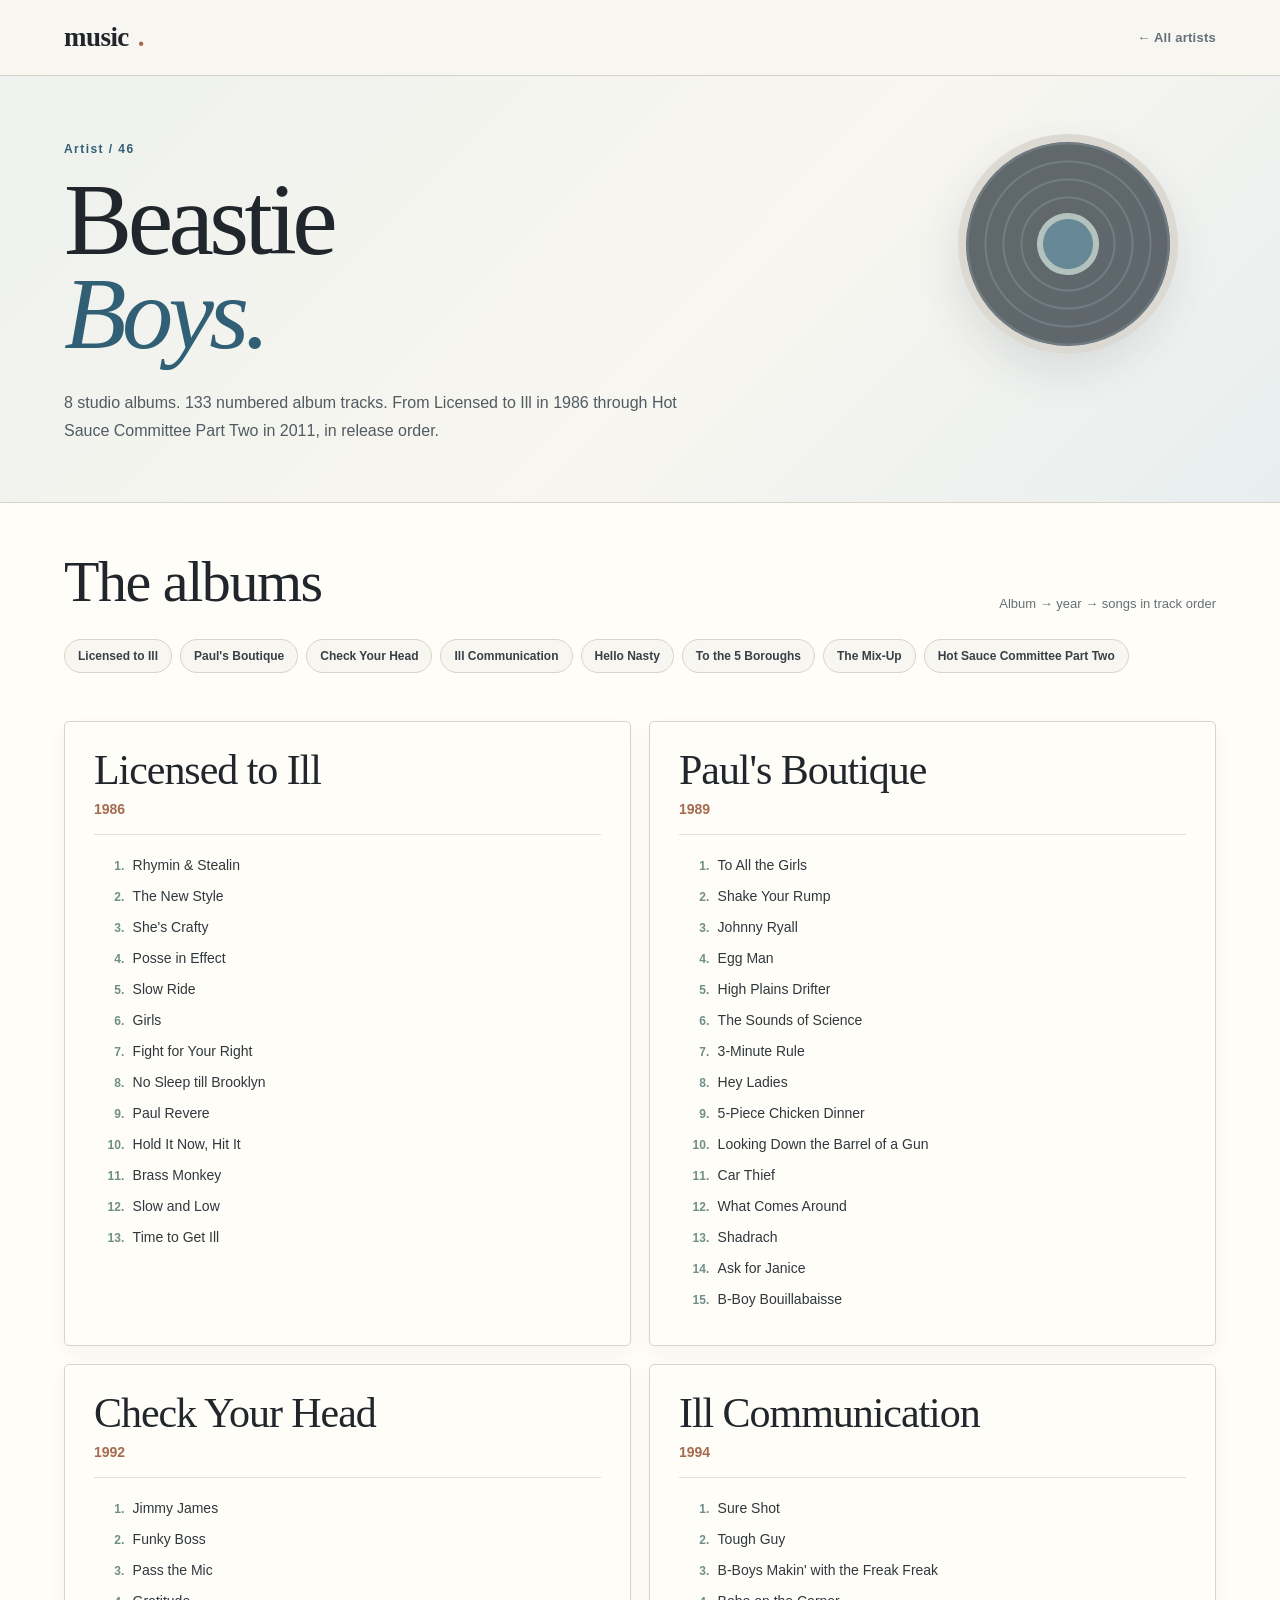
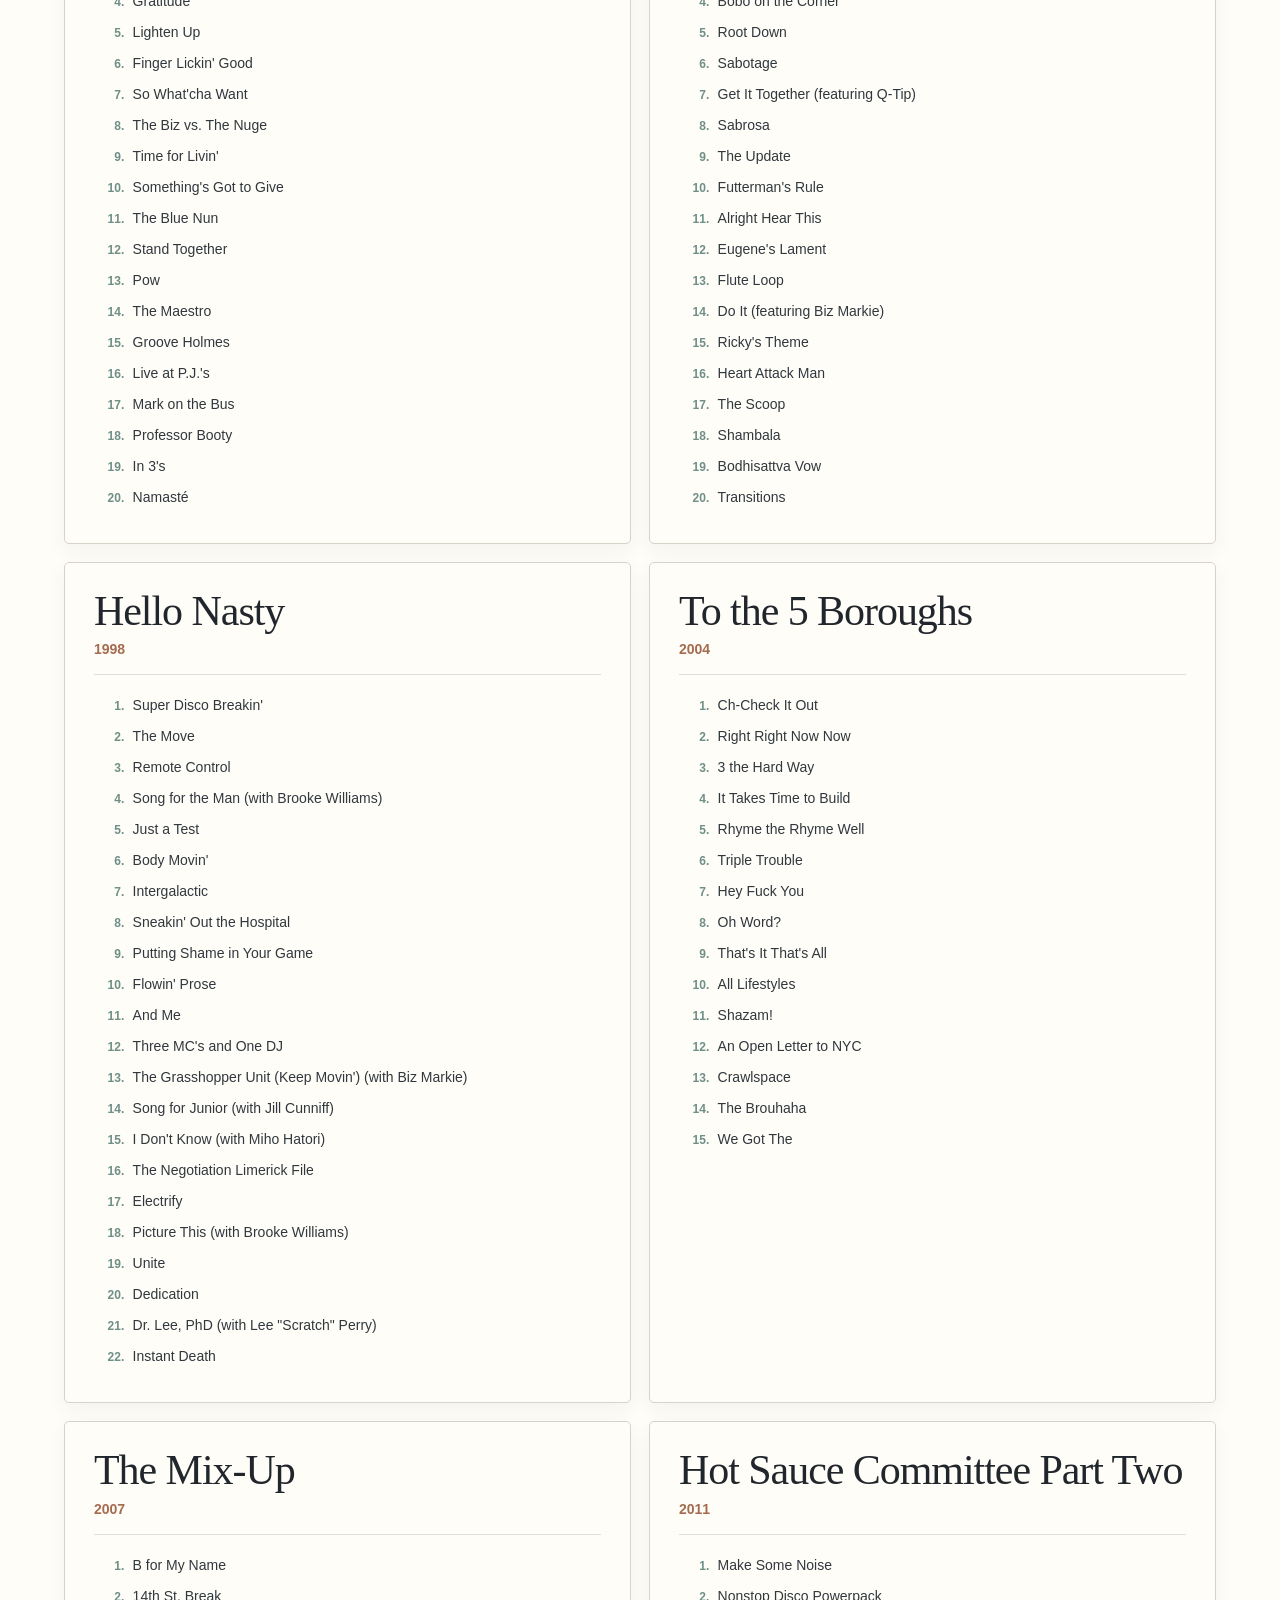
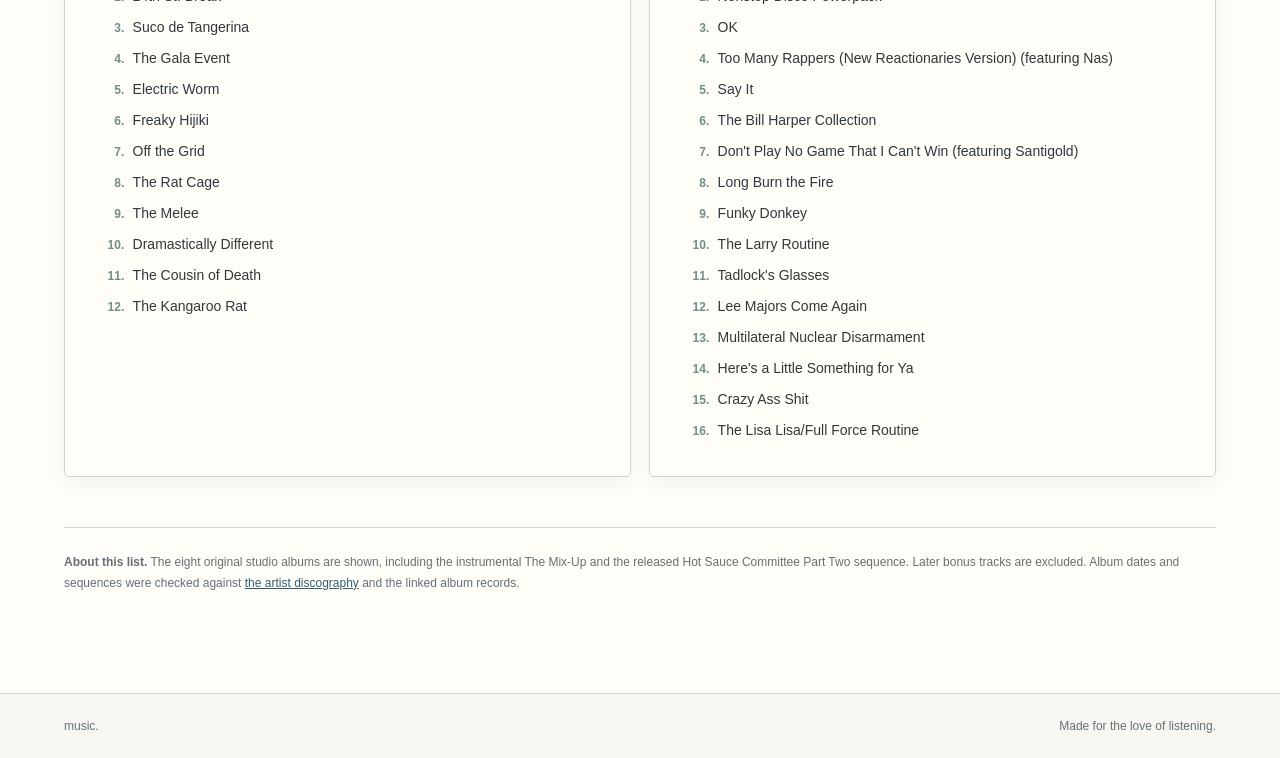
<file: beastie-boys.html>
<!doctype html>
<html lang="en">
<head>
  <meta charset="utf-8">
  <meta name="viewport" content="width=device-width, initial-scale=1">
  <meta name="theme-color" content="#101019">
  <meta name="description" content="Beastie Boys albums by year, with every standard album track numbered in order.">
  <title>Beastie Boys — Artist, Album, Song — music</title>
  <link rel="stylesheet" href="catalog.css">
</head>
<body>
  <div class="shell">
    <header class="masthead"><a class="brand" href="index.html">music<span>.</span></a><a class="back" href="artist-album-song.html">← All artists</a></header>
    <main>
      <section class="intro">
        <span class="record-art" aria-hidden="true"></span>
        <p class="kicker">Artist / 46</p>
        <h1>Beastie<br><em>Boys.</em></h1>
        <p class="lead">8 studio albums. 133 numbered album tracks. From Licensed to Ill in 1986 through Hot Sauce Committee Part Two in 2011, in release order.</p>
      </section>
      <section class="content" aria-labelledby="albums-heading">
        <div class="catalog-intro"><h2 id="albums-heading">The albums</h2><p>Album → year → songs in track order</p></div>
        <nav class="album-nav" aria-label="Jump to album"><a href="#licensed-to-ill">Licensed to Ill</a><a href="#paul-s-boutique">Paul&#x27;s Boutique</a><a href="#check-your-head">Check Your Head</a><a href="#ill-communication">Ill Communication</a><a href="#hello-nasty">Hello Nasty</a><a href="#to-the-5-boroughs">To the 5 Boroughs</a><a href="#the-mix-up">The Mix-Up</a><a href="#hot-sauce-committee-part-two">Hot Sauce Committee Part Two</a></nav>
        <div class="album-grid">
        <article class="album" id="licensed-to-ill">
          <div class="album-head"><h3><a href="https://en.wikipedia.org/wiki/Licensed_to_Ill" aria-label="Track source for Licensed to Ill">Licensed to Ill</a></h3><span class="album-year">1986</span></div>
          <ol><li>Rhymin &amp; Stealin</li><li>The New Style</li><li>She&#x27;s Crafty</li><li>Posse in Effect</li><li>Slow Ride</li><li>Girls</li><li>Fight for Your Right</li><li>No Sleep till Brooklyn</li><li>Paul Revere</li><li>Hold It Now, Hit It</li><li>Brass Monkey</li><li>Slow and Low</li><li>Time to Get Ill</li></ol>
        </article>
        <article class="album" id="paul-s-boutique">
          <div class="album-head"><h3><a href="https://en.wikipedia.org/wiki/Paul&#x27;s_Boutique" aria-label="Track source for Paul&#x27;s Boutique">Paul&#x27;s Boutique</a></h3><span class="album-year">1989</span></div>
          <ol><li>To All the Girls</li><li>Shake Your Rump</li><li>Johnny Ryall</li><li>Egg Man</li><li>High Plains Drifter</li><li>The Sounds of Science</li><li>3-Minute Rule</li><li>Hey Ladies</li><li>5-Piece Chicken Dinner</li><li>Looking Down the Barrel of a Gun</li><li>Car Thief</li><li>What Comes Around</li><li>Shadrach</li><li>Ask for Janice</li><li>B-Boy Bouillabaisse</li></ol>
        </article>
        <article class="album" id="check-your-head">
          <div class="album-head"><h3><a href="https://en.wikipedia.org/wiki/Check_Your_Head" aria-label="Track source for Check Your Head">Check Your Head</a></h3><span class="album-year">1992</span></div>
          <ol><li>Jimmy James</li><li>Funky Boss</li><li>Pass the Mic</li><li>Gratitude</li><li>Lighten Up</li><li>Finger Lickin&#x27; Good</li><li>So What&#x27;cha Want</li><li>The Biz vs. The Nuge</li><li>Time for Livin&#x27;</li><li>Something&#x27;s Got to Give</li><li>The Blue Nun</li><li>Stand Together</li><li>Pow</li><li>The Maestro</li><li>Groove Holmes</li><li>Live at P.J.&#x27;s</li><li>Mark on the Bus</li><li>Professor Booty</li><li>In 3&#x27;s</li><li>Namasté</li></ol>
        </article>
        <article class="album" id="ill-communication">
          <div class="album-head"><h3><a href="https://en.wikipedia.org/wiki/Ill_Communication" aria-label="Track source for Ill Communication">Ill Communication</a></h3><span class="album-year">1994</span></div>
          <ol><li>Sure Shot</li><li>Tough Guy</li><li>B-Boys Makin&#x27; with the Freak Freak</li><li>Bobo on the Corner</li><li>Root Down</li><li>Sabotage</li><li>Get It Together (featuring Q-Tip)</li><li>Sabrosa</li><li>The Update</li><li>Futterman&#x27;s Rule</li><li>Alright Hear This</li><li>Eugene&#x27;s Lament</li><li>Flute Loop</li><li>Do It (featuring Biz Markie)</li><li>Ricky&#x27;s Theme</li><li>Heart Attack Man</li><li>The Scoop</li><li>Shambala</li><li>Bodhisattva Vow</li><li>Transitions</li></ol>
        </article>
        <article class="album" id="hello-nasty">
          <div class="album-head"><h3><a href="https://en.wikipedia.org/wiki/Hello_Nasty" aria-label="Track source for Hello Nasty">Hello Nasty</a></h3><span class="album-year">1998</span></div>
          <ol><li>Super Disco Breakin&#x27;</li><li>The Move</li><li>Remote Control</li><li>Song for the Man (with Brooke Williams)</li><li>Just a Test</li><li>Body Movin&#x27;</li><li>Intergalactic</li><li>Sneakin&#x27; Out the Hospital</li><li>Putting Shame in Your Game</li><li>Flowin&#x27; Prose</li><li>And Me</li><li>Three MC&#x27;s and One DJ</li><li>The Grasshopper Unit (Keep Movin&#x27;) (with Biz Markie)</li><li>Song for Junior (with Jill Cunniff)</li><li>I Don&#x27;t Know (with Miho Hatori)</li><li>The Negotiation Limerick File</li><li>Electrify</li><li>Picture This (with Brooke Williams)</li><li>Unite</li><li>Dedication</li><li>Dr. Lee, PhD (with Lee &quot;Scratch&quot; Perry)</li><li>Instant Death</li></ol>
        </article>
        <article class="album" id="to-the-5-boroughs">
          <div class="album-head"><h3><a href="https://en.wikipedia.org/wiki/To_the_5_Boroughs" aria-label="Track source for To the 5 Boroughs">To the 5 Boroughs</a></h3><span class="album-year">2004</span></div>
          <ol><li>Ch-Check It Out</li><li>Right Right Now Now</li><li>3 the Hard Way</li><li>It Takes Time to Build</li><li>Rhyme the Rhyme Well</li><li>Triple Trouble</li><li>Hey Fuck You</li><li>Oh Word?</li><li>That&#x27;s It That&#x27;s All</li><li>All Lifestyles</li><li>Shazam!</li><li>An Open Letter to NYC</li><li>Crawlspace</li><li>The Brouhaha</li><li>We Got The</li></ol>
        </article>
        <article class="album" id="the-mix-up">
          <div class="album-head"><h3><a href="https://en.wikipedia.org/wiki/The_Mix-Up" aria-label="Track source for The Mix-Up">The Mix-Up</a></h3><span class="album-year">2007</span></div>
          <ol><li>B for My Name</li><li>14th St. Break</li><li>Suco de Tangerina</li><li>The Gala Event</li><li>Electric Worm</li><li>Freaky Hijiki</li><li>Off the Grid</li><li>The Rat Cage</li><li>The Melee</li><li>Dramastically Different</li><li>The Cousin of Death</li><li>The Kangaroo Rat</li></ol>
        </article>
        <article class="album" id="hot-sauce-committee-part-two">
          <div class="album-head"><h3><a href="https://en.wikipedia.org/wiki/Hot_Sauce_Committee_Part_Two" aria-label="Track source for Hot Sauce Committee Part Two">Hot Sauce Committee Part Two</a></h3><span class="album-year">2011</span></div>
          <ol><li>Make Some Noise</li><li>Nonstop Disco Powerpack</li><li>OK</li><li>Too Many Rappers (New Reactionaries Version) (featuring Nas)</li><li>Say It</li><li>The Bill Harper Collection</li><li>Don&#x27;t Play No Game That I Can&#x27;t Win (featuring Santigold)</li><li>Long Burn the Fire</li><li>Funky Donkey</li><li>The Larry Routine</li><li>Tadlock&#x27;s Glasses</li><li>Lee Majors Come Again</li><li>Multilateral Nuclear Disarmament</li><li>Here&#x27;s a Little Something for Ya</li><li>Crazy Ass Shit</li><li>The Lisa Lisa/Full Force Routine</li></ol>
        </article>
        </div>
        <div class="sources"><strong>About this list.</strong> The eight original studio albums are shown, including the instrumental The Mix-Up and the released Hot Sauce Committee Part Two sequence. Later bonus tracks are excluded. Album dates and sequences were checked against <a href="https://beastieboys.com/discography/">the artist discography</a> and the linked album records.</div>
      </section>
    </main>
    <footer><span>music.</span><span>Made for the love of listening.</span></footer>
  </div>
</body>
</html>
</file>
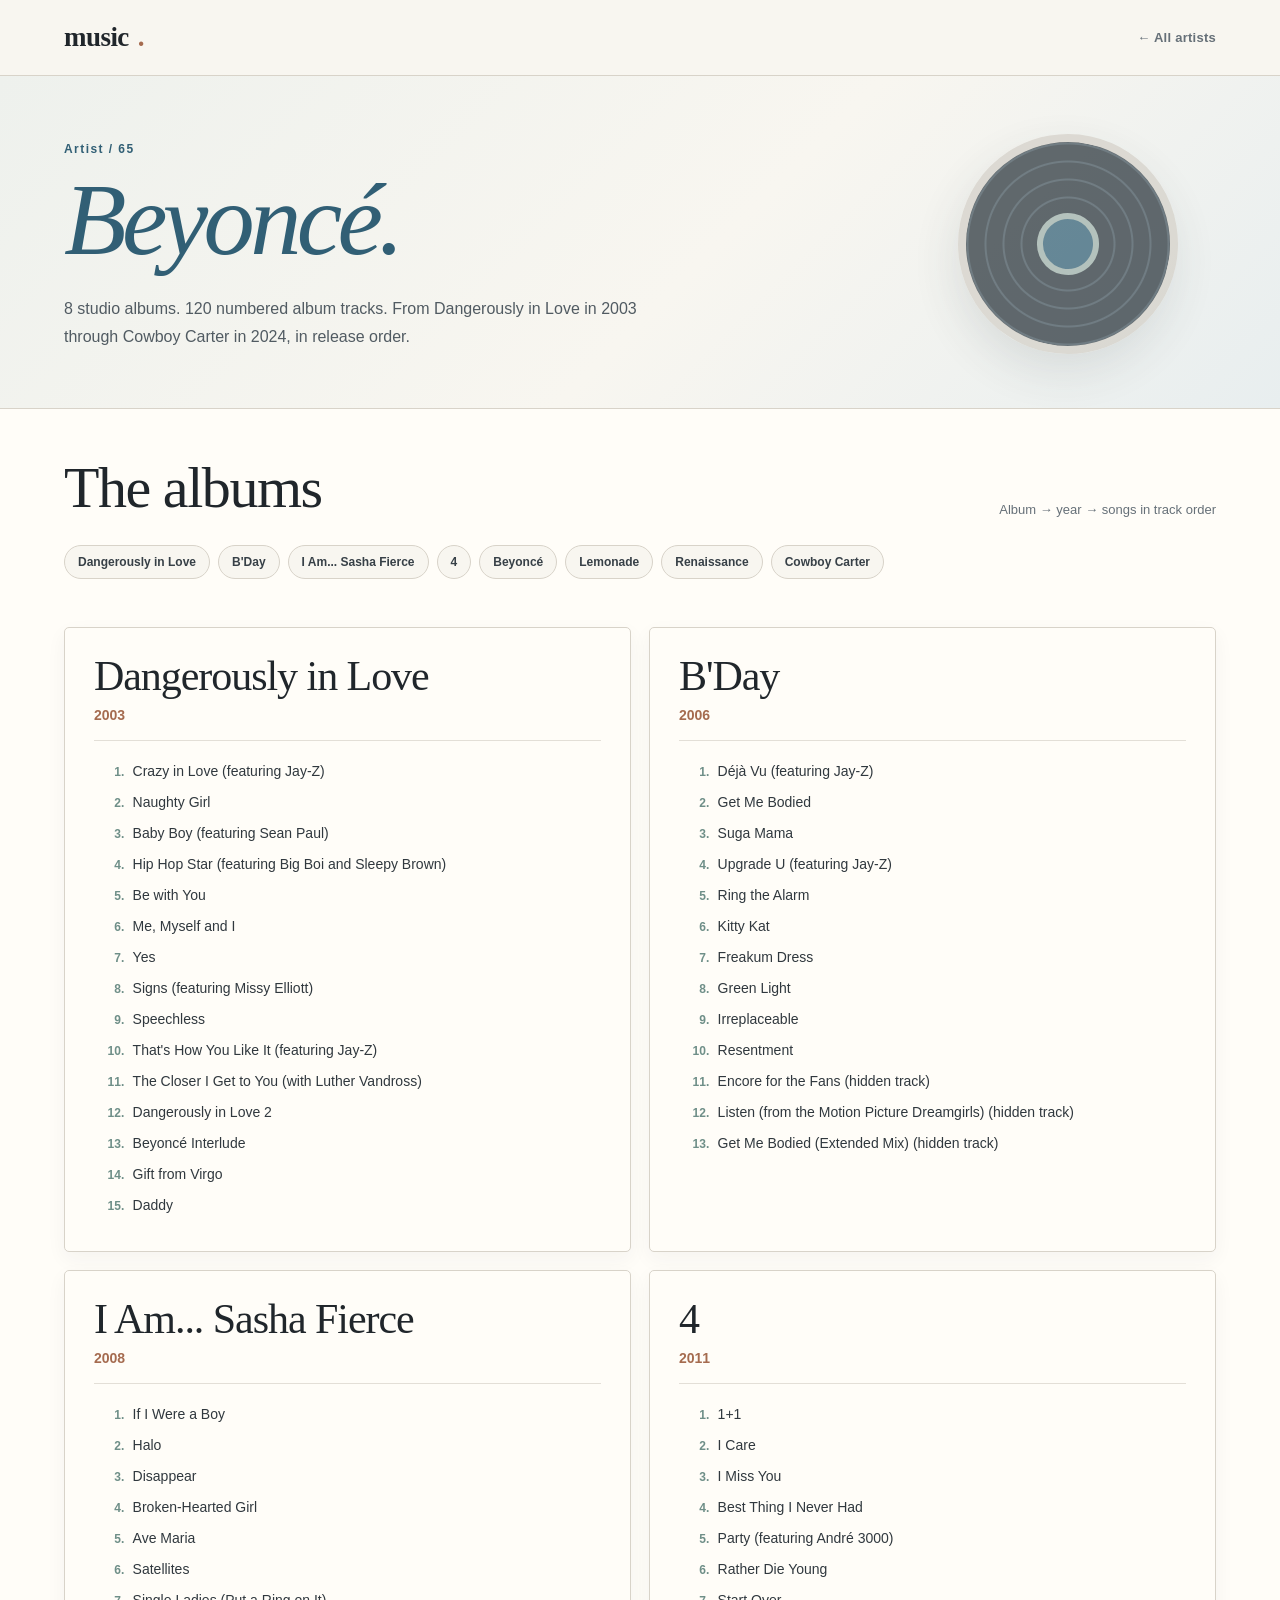
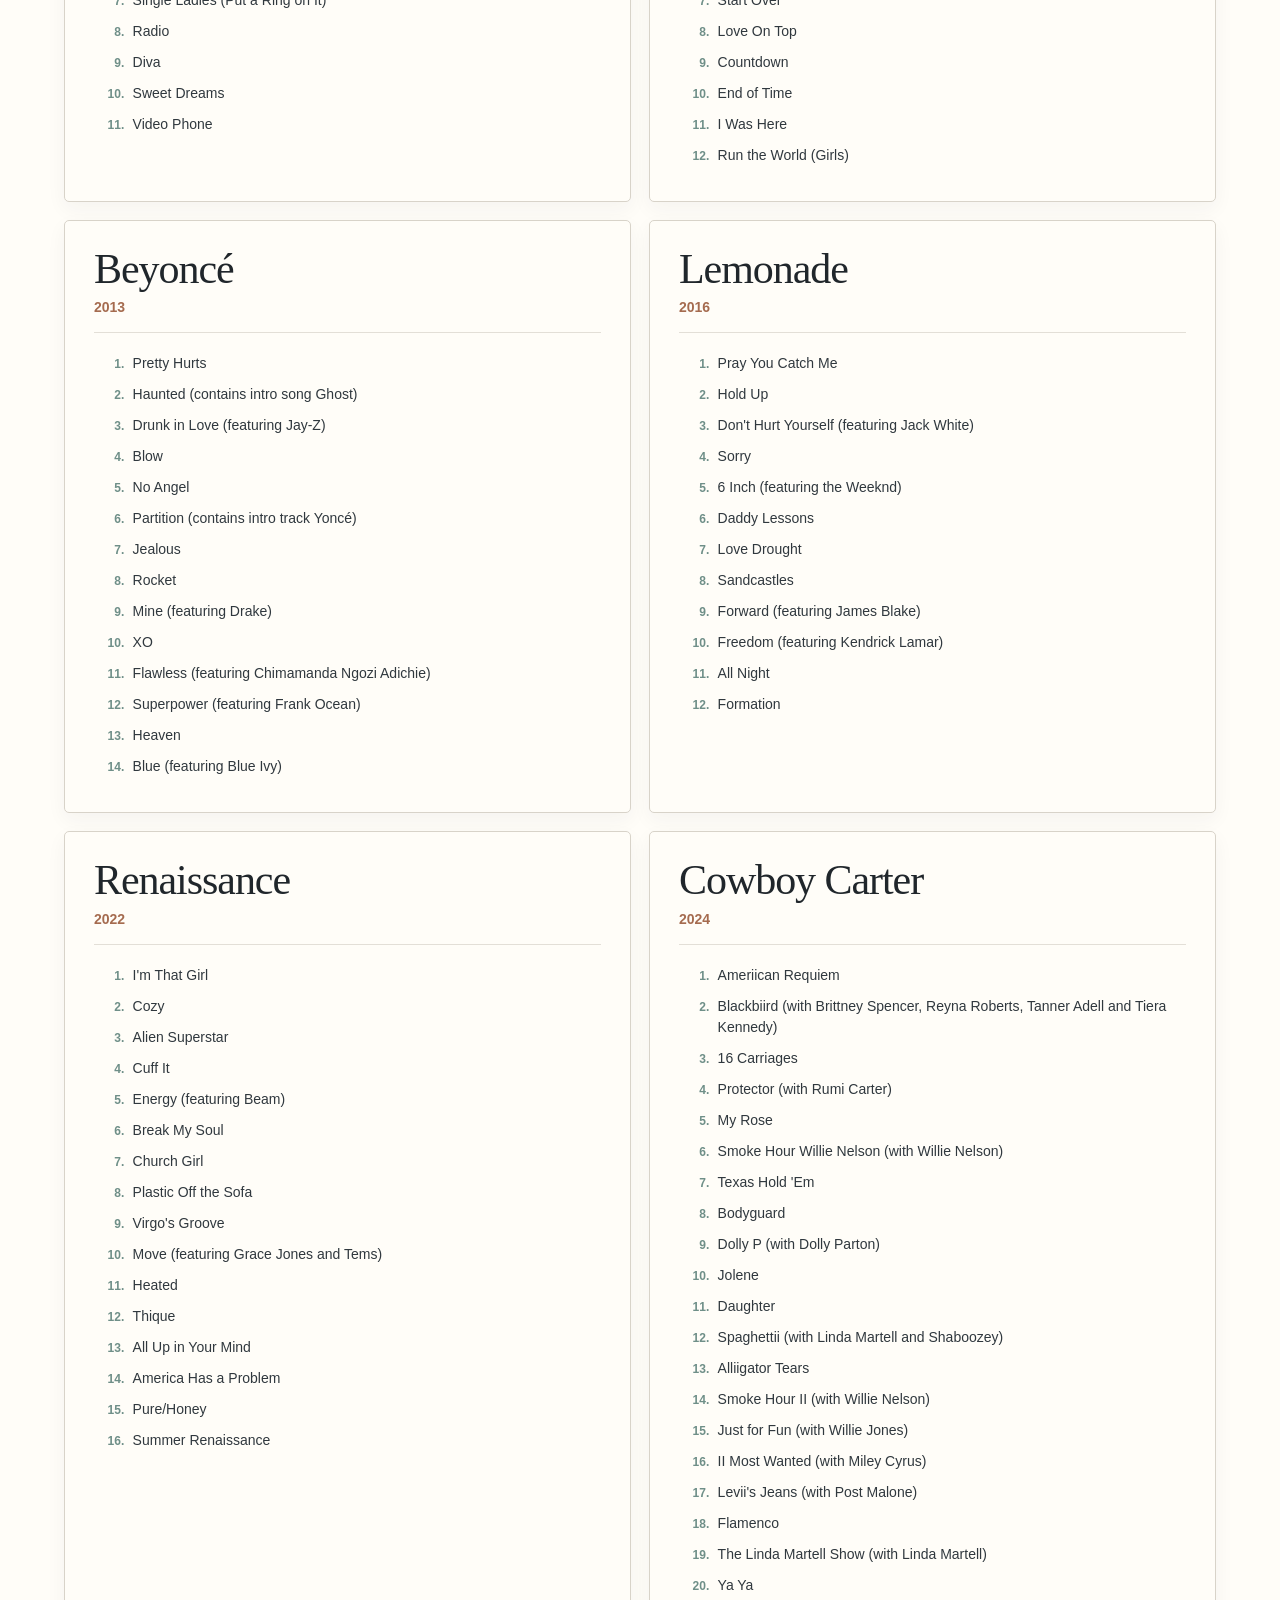
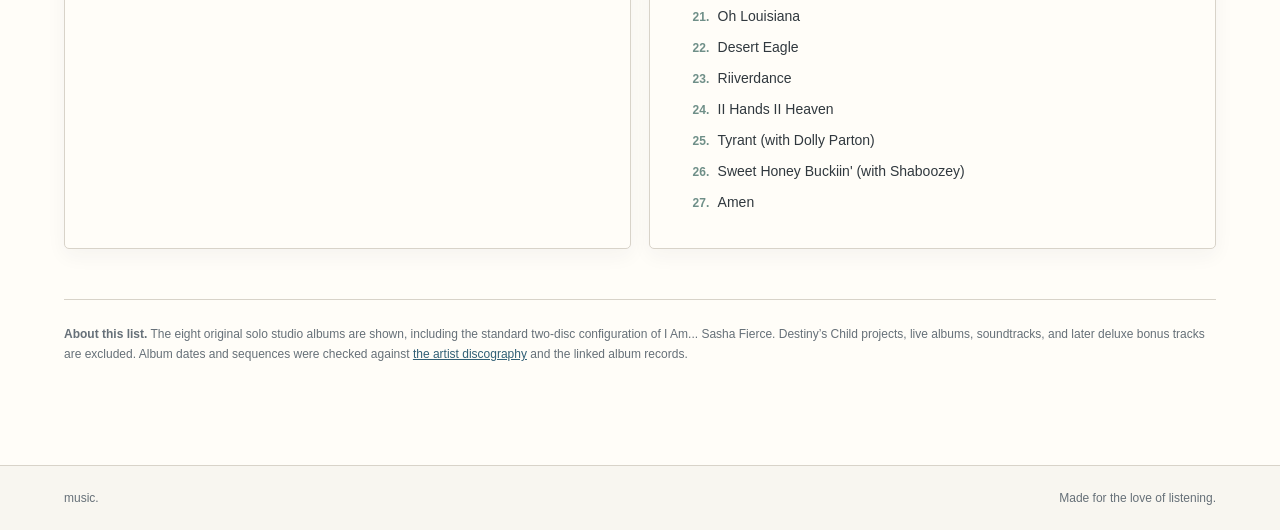
<file: beyonce.html>
<!doctype html>
<html lang="en">
<head>
  <meta charset="utf-8">
  <meta name="viewport" content="width=device-width, initial-scale=1">
  <meta name="theme-color" content="#101019">
  <meta name="description" content="Beyoncé albums by year, with every standard album track numbered in order.">
  <title>Beyoncé — Artist, Album, Song — music</title>
  <link rel="stylesheet" href="catalog.css">
</head>
<body>
  <div class="shell">
    <header class="masthead"><a class="brand" href="index.html">music<span>.</span></a><a class="back" href="artist-album-song.html">← All artists</a></header>
    <main>
      <section class="intro">
        <span class="record-art" aria-hidden="true"></span>
        <p class="kicker">Artist / 65</p>
        <h1><em>Beyoncé.</em></h1>
        <p class="lead">8 studio albums. 120 numbered album tracks. From Dangerously in Love in 2003 through Cowboy Carter in 2024, in release order.</p>
      </section>
      <section class="content" aria-labelledby="albums-heading">
        <div class="catalog-intro"><h2 id="albums-heading">The albums</h2><p>Album → year → songs in track order</p></div>
        <nav class="album-nav" aria-label="Jump to album"><a href="#dangerously-in-love-2003">Dangerously in Love</a><a href="#b-day-2006">B&#x27;Day</a><a href="#i-am-sasha-fierce-2008">I Am... Sasha Fierce</a><a href="#4-2011">4</a><a href="#beyonce-2013">Beyoncé</a><a href="#lemonade-2016">Lemonade</a><a href="#renaissance-2022">Renaissance</a><a href="#cowboy-carter-2024">Cowboy Carter</a></nav>
        <div class="album-grid">
        <article class="album" id="dangerously-in-love-2003">
          <div class="album-head"><h3><a href="https://en.wikipedia.org/wiki/Dangerously_in_Love" aria-label="Track source for Dangerously in Love">Dangerously in Love</a></h3><span class="album-year">2003</span></div>
          <ol><li>Crazy in Love (featuring Jay-Z)</li><li>Naughty Girl</li><li>Baby Boy (featuring Sean Paul)</li><li>Hip Hop Star (featuring Big Boi and Sleepy Brown)</li><li>Be with You</li><li>Me, Myself and I</li><li>Yes</li><li>Signs (featuring Missy Elliott)</li><li>Speechless</li><li>That&#x27;s How You Like It (featuring Jay-Z)</li><li>The Closer I Get to You (with Luther Vandross)</li><li>Dangerously in Love 2</li><li>Beyoncé Interlude</li><li>Gift from Virgo</li><li>Daddy</li></ol>
        </article>
        <article class="album" id="b-day-2006">
          <div class="album-head"><h3><a href="https://en.wikipedia.org/wiki/B&#x27;Day" aria-label="Track source for B&#x27;Day">B&#x27;Day</a></h3><span class="album-year">2006</span></div>
          <ol><li>Déjà Vu (featuring Jay-Z)</li><li>Get Me Bodied</li><li>Suga Mama</li><li>Upgrade U (featuring Jay-Z)</li><li>Ring the Alarm</li><li>Kitty Kat</li><li>Freakum Dress</li><li>Green Light</li><li>Irreplaceable</li><li>Resentment</li><li>Encore for the Fans (hidden track)</li><li>Listen (from the Motion Picture Dreamgirls) (hidden track)</li><li>Get Me Bodied (Extended Mix) (hidden track)</li></ol>
        </article>
        <article class="album" id="i-am-sasha-fierce-2008">
          <div class="album-head"><h3><a href="https://en.wikipedia.org/wiki/I_Am..._Sasha_Fierce" aria-label="Track source for I Am... Sasha Fierce">I Am... Sasha Fierce</a></h3><span class="album-year">2008</span></div>
          <ol><li>If I Were a Boy</li><li>Halo</li><li>Disappear</li><li>Broken-Hearted Girl</li><li>Ave Maria</li><li>Satellites</li><li>Single Ladies (Put a Ring on It)</li><li>Radio</li><li>Diva</li><li>Sweet Dreams</li><li>Video Phone</li></ol>
        </article>
        <article class="album" id="4-2011">
          <div class="album-head"><h3><a href="https://en.wikipedia.org/wiki/4_(Beyoncé_album)" aria-label="Track source for 4">4</a></h3><span class="album-year">2011</span></div>
          <ol><li>1+1</li><li>I Care</li><li>I Miss You</li><li>Best Thing I Never Had</li><li>Party (featuring André 3000)</li><li>Rather Die Young</li><li>Start Over</li><li>Love On Top</li><li>Countdown</li><li>End of Time</li><li>I Was Here</li><li>Run the World (Girls)</li></ol>
        </article>
        <article class="album" id="beyonce-2013">
          <div class="album-head"><h3><a href="https://en.wikipedia.org/wiki/Beyoncé_(album)" aria-label="Track source for Beyoncé">Beyoncé</a></h3><span class="album-year">2013</span></div>
          <ol><li>Pretty Hurts</li><li>Haunted (contains intro song Ghost)</li><li>Drunk in Love (featuring Jay-Z)</li><li>Blow</li><li>No Angel</li><li>Partition (contains intro track Yoncé)</li><li>Jealous</li><li>Rocket</li><li>Mine (featuring Drake)</li><li>XO</li><li>Flawless (featuring Chimamanda Ngozi Adichie)</li><li>Superpower (featuring Frank Ocean)</li><li>Heaven</li><li>Blue (featuring Blue Ivy)</li></ol>
        </article>
        <article class="album" id="lemonade-2016">
          <div class="album-head"><h3><a href="https://en.wikipedia.org/wiki/Lemonade_(album)" aria-label="Track source for Lemonade">Lemonade</a></h3><span class="album-year">2016</span></div>
          <ol><li>Pray You Catch Me</li><li>Hold Up</li><li>Don&#x27;t Hurt Yourself (featuring Jack White)</li><li>Sorry</li><li>6 Inch (featuring the Weeknd)</li><li>Daddy Lessons</li><li>Love Drought</li><li>Sandcastles</li><li>Forward (featuring James Blake)</li><li>Freedom (featuring Kendrick Lamar)</li><li>All Night</li><li>Formation</li></ol>
        </article>
        <article class="album" id="renaissance-2022">
          <div class="album-head"><h3><a href="https://en.wikipedia.org/wiki/Renaissance_(Beyoncé_album)" aria-label="Track source for Renaissance">Renaissance</a></h3><span class="album-year">2022</span></div>
          <ol><li>I&#x27;m That Girl</li><li>Cozy</li><li>Alien Superstar</li><li>Cuff It</li><li>Energy (featuring Beam)</li><li>Break My Soul</li><li>Church Girl</li><li>Plastic Off the Sofa</li><li>Virgo&#x27;s Groove</li><li>Move (featuring Grace Jones and Tems)</li><li>Heated</li><li>Thique</li><li>All Up in Your Mind</li><li>America Has a Problem</li><li>Pure/Honey</li><li>Summer Renaissance</li></ol>
        </article>
        <article class="album" id="cowboy-carter-2024">
          <div class="album-head"><h3><a href="https://en.wikipedia.org/wiki/Cowboy_Carter" aria-label="Track source for Cowboy Carter">Cowboy Carter</a></h3><span class="album-year">2024</span></div>
          <ol><li>Ameriican Requiem</li><li>Blackbiird (with Brittney Spencer, Reyna Roberts, Tanner Adell and Tiera Kennedy)</li><li>16 Carriages</li><li>Protector (with Rumi Carter)</li><li>My Rose</li><li>Smoke Hour Willie Nelson (with Willie Nelson)</li><li>Texas Hold &#x27;Em</li><li>Bodyguard</li><li>Dolly P (with Dolly Parton)</li><li>Jolene</li><li>Daughter</li><li>Spaghettii (with Linda Martell and Shaboozey)</li><li>Alliigator Tears</li><li>Smoke Hour II (with Willie Nelson)</li><li>Just for Fun (with Willie Jones)</li><li>II Most Wanted (with Miley Cyrus)</li><li>Levii&#x27;s Jeans (with Post Malone)</li><li>Flamenco</li><li>The Linda Martell Show (with Linda Martell)</li><li>Ya Ya</li><li>Oh Louisiana</li><li>Desert Eagle</li><li>Riiverdance</li><li>II Hands II Heaven</li><li>Tyrant (with Dolly Parton)</li><li>Sweet Honey Buckiin&#x27; (with Shaboozey)</li><li>Amen</li></ol>
        </article>
        </div>
        <div class="sources"><strong>About this list.</strong> The eight original solo studio albums are shown, including the standard two-disc configuration of I Am... Sasha Fierce. Destiny’s Child projects, live albums, soundtracks, and later deluxe bonus tracks are excluded. Album dates and sequences were checked against <a href="https://en.wikipedia.org/wiki/Beyonc%C3%A9_albums_discography">the artist discography</a> and the linked album records.</div>
      </section>
    </main>
    <footer><span>music.</span><span>Made for the love of listening.</span></footer>
  </div>
</body>
</html>
</file>
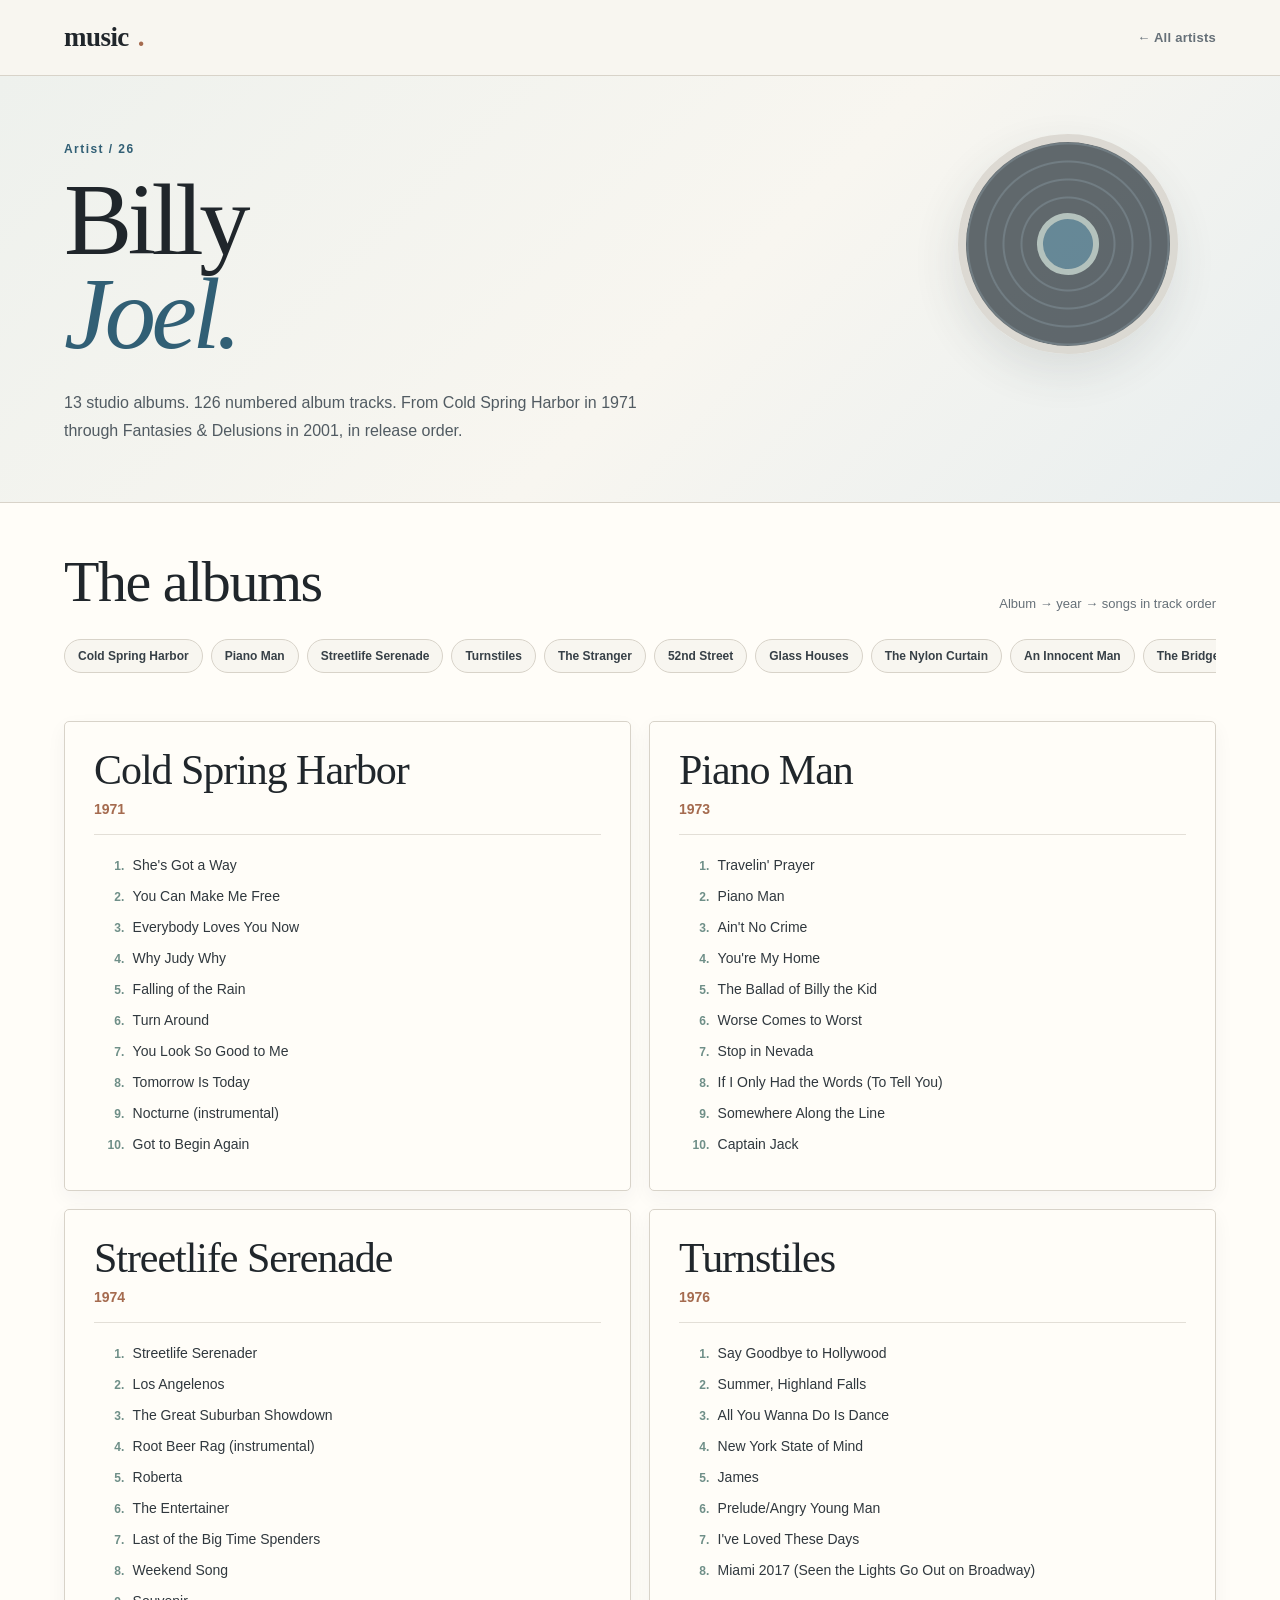
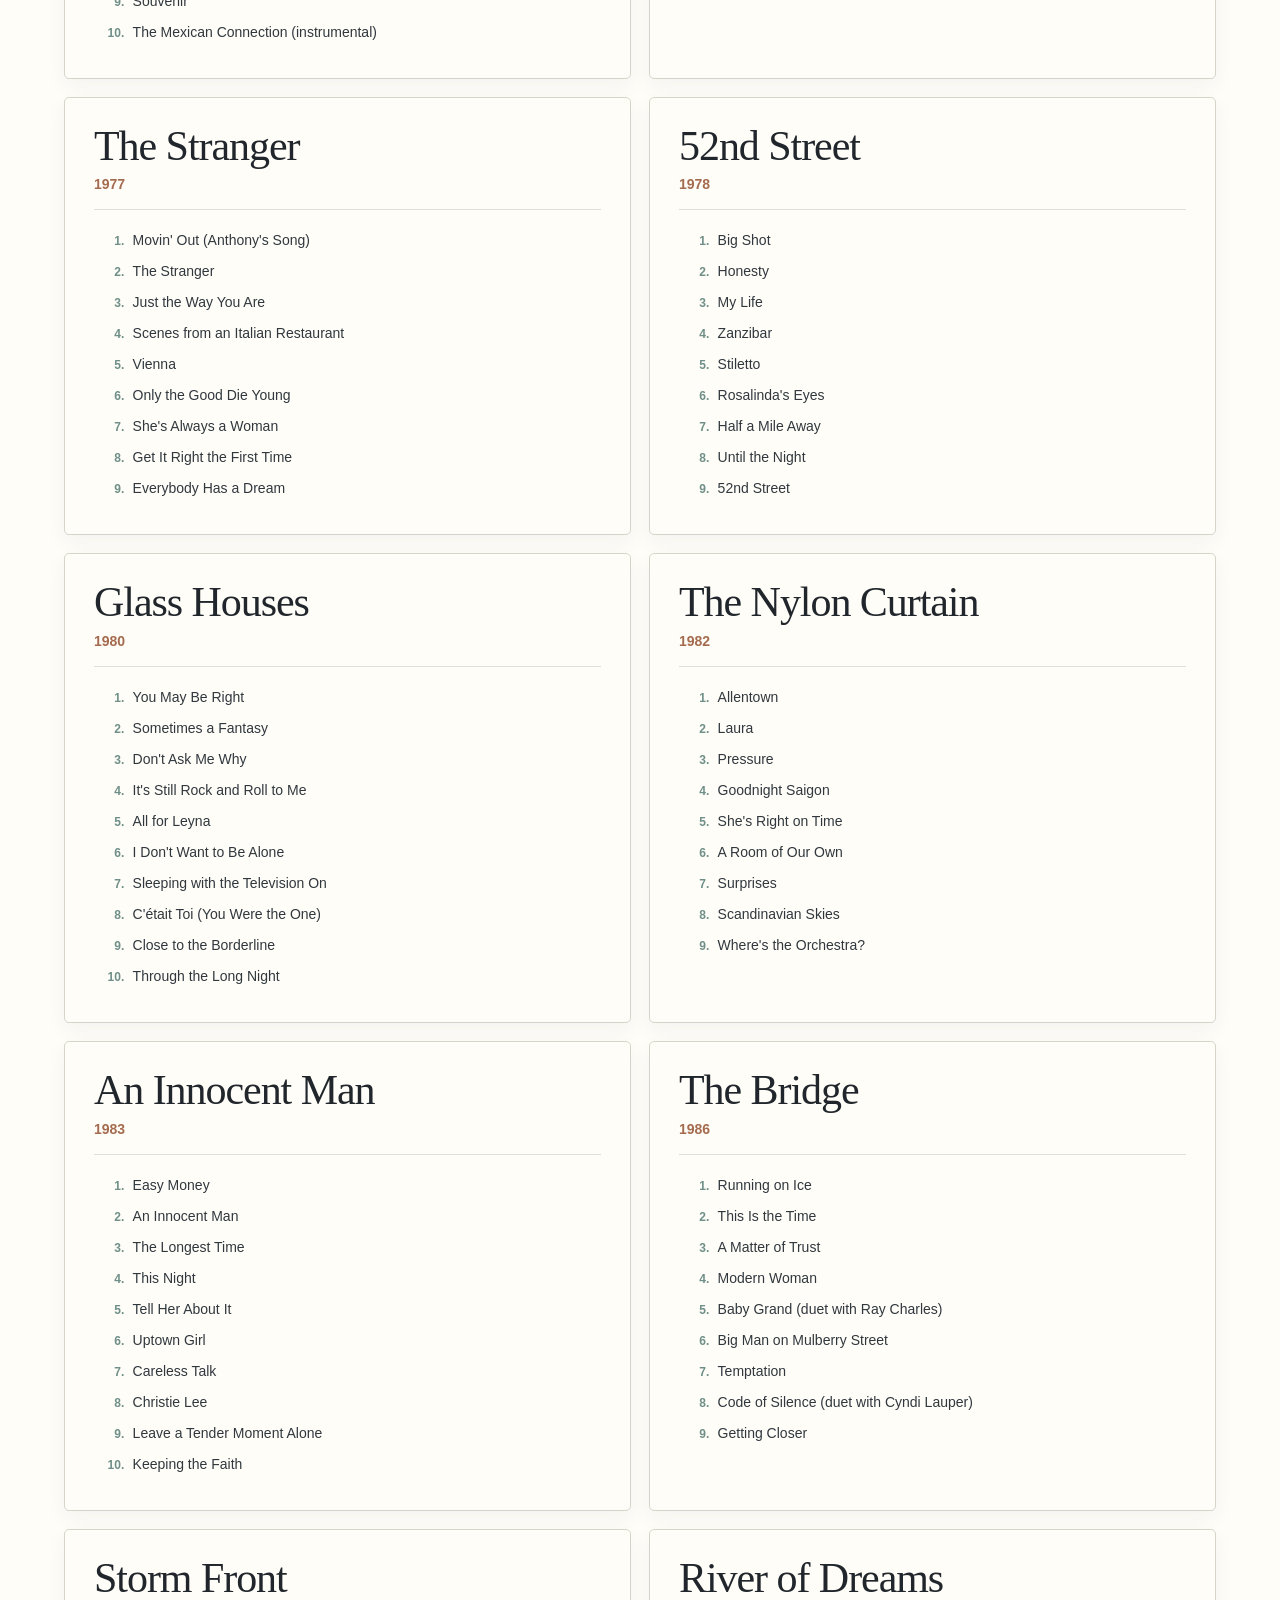
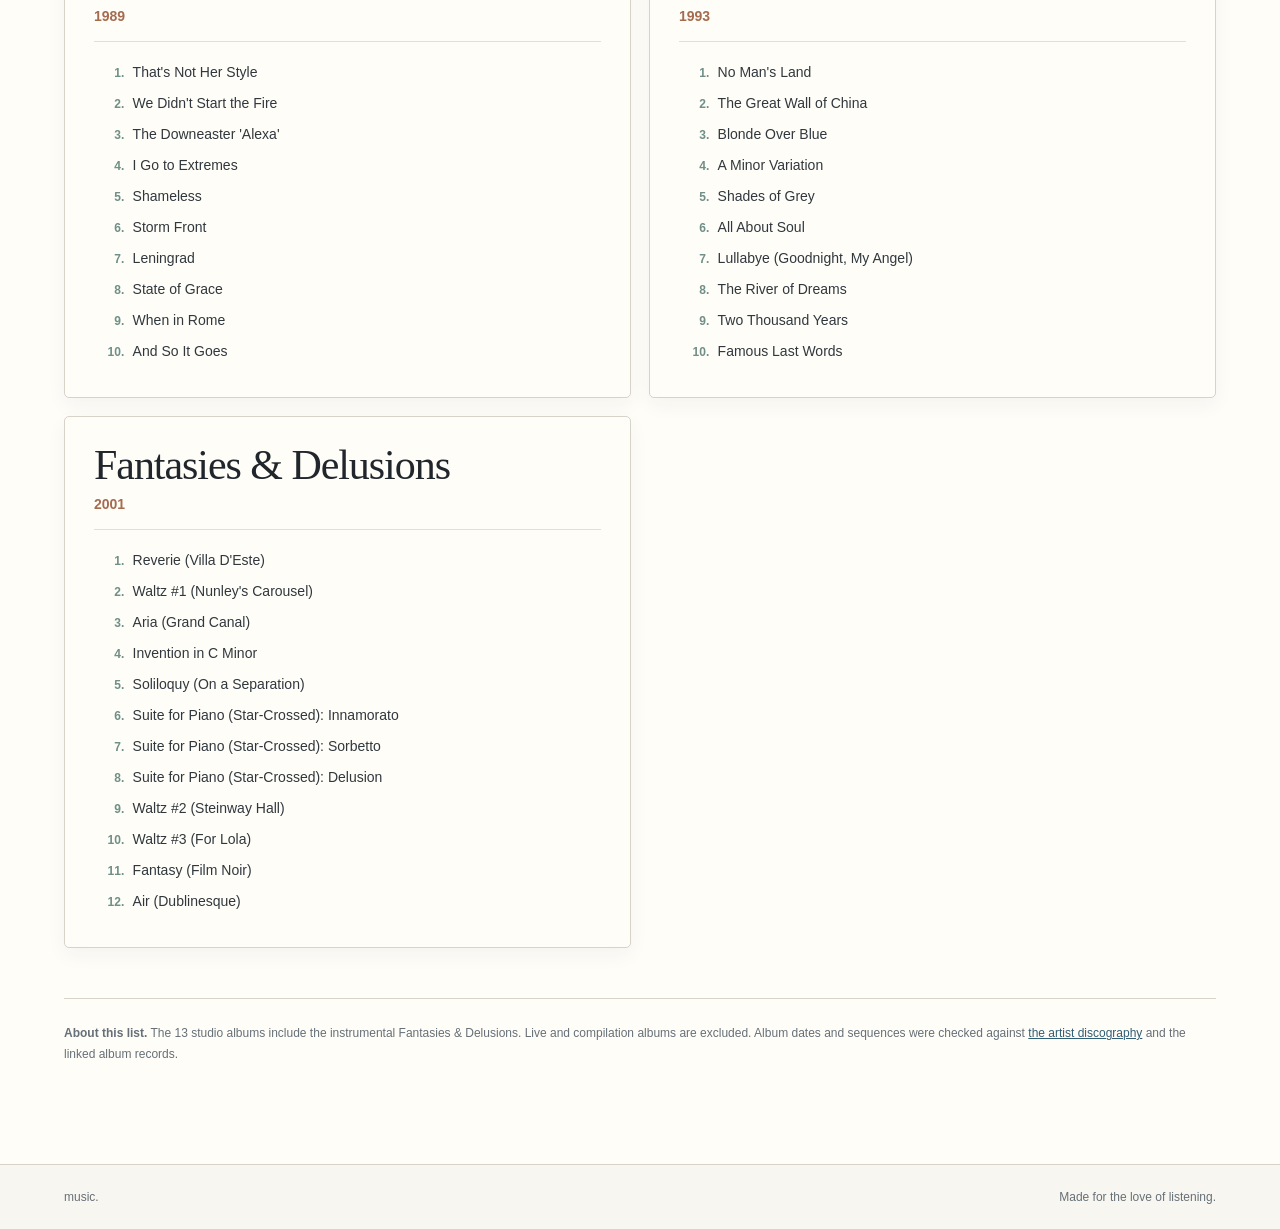
<file: billy-joel.html>
<!doctype html>
<html lang="en">
<head>
  <meta charset="utf-8">
  <meta name="viewport" content="width=device-width, initial-scale=1">
  <meta name="theme-color" content="#101019">
  <meta name="description" content="Billy Joel albums by year, with every standard album track numbered in order.">
  <title>Billy Joel — Artist, Album, Song — music</title>
  <link rel="stylesheet" href="catalog.css">
</head>
<body>
  <div class="shell">
    <header class="masthead"><a class="brand" href="index.html">music<span>.</span></a><a class="back" href="artist-album-song.html">← All artists</a></header>
    <main>
      <section class="intro">
        <span class="record-art" aria-hidden="true"></span>
        <p class="kicker">Artist / 26</p>
        <h1>Billy<br><em>Joel.</em></h1>
        <p class="lead">13 studio albums. 126 numbered album tracks. From Cold Spring Harbor in 1971 through Fantasies &amp; Delusions in 2001, in release order.</p>
      </section>
      <section class="content" aria-labelledby="albums-heading">
        <div class="catalog-intro"><h2 id="albums-heading">The albums</h2><p>Album → year → songs in track order</p></div>
        <nav class="album-nav" aria-label="Jump to album"><a href="#cold-spring-harbor">Cold Spring Harbor</a><a href="#piano-man">Piano Man</a><a href="#streetlife-serenade">Streetlife Serenade</a><a href="#turnstiles">Turnstiles</a><a href="#the-stranger">The Stranger</a><a href="#52nd-street">52nd Street</a><a href="#glass-houses">Glass Houses</a><a href="#the-nylon-curtain">The Nylon Curtain</a><a href="#an-innocent-man">An Innocent Man</a><a href="#the-bridge">The Bridge</a><a href="#storm-front">Storm Front</a><a href="#river-of-dreams">River of Dreams</a><a href="#fantasies-delusions">Fantasies &amp; Delusions</a></nav>
        <div class="album-grid">
        <article class="album" id="cold-spring-harbor">
          <div class="album-head"><h3><a href="https://en.wikipedia.org/wiki/Cold_Spring_Harbor_(album)" aria-label="Track source for Cold Spring Harbor">Cold Spring Harbor</a></h3><span class="album-year">1971</span></div>
          <ol><li>She&#x27;s Got a Way</li><li>You Can Make Me Free</li><li>Everybody Loves You Now</li><li>Why Judy Why</li><li>Falling of the Rain</li><li>Turn Around</li><li>You Look So Good to Me</li><li>Tomorrow Is Today</li><li>Nocturne (instrumental)</li><li>Got to Begin Again</li></ol>
        </article>
        <article class="album" id="piano-man">
          <div class="album-head"><h3><a href="https://en.wikipedia.org/wiki/Piano_Man_(Billy_Joel_album)" aria-label="Track source for Piano Man">Piano Man</a></h3><span class="album-year">1973</span></div>
          <ol><li>Travelin&#x27; Prayer</li><li>Piano Man</li><li>Ain&#x27;t No Crime</li><li>You&#x27;re My Home</li><li>The Ballad of Billy the Kid</li><li>Worse Comes to Worst</li><li>Stop in Nevada</li><li>If I Only Had the Words (To Tell You)</li><li>Somewhere Along the Line</li><li>Captain Jack</li></ol>
        </article>
        <article class="album" id="streetlife-serenade">
          <div class="album-head"><h3><a href="https://en.wikipedia.org/wiki/Streetlife_Serenade" aria-label="Track source for Streetlife Serenade">Streetlife Serenade</a></h3><span class="album-year">1974</span></div>
          <ol><li>Streetlife Serenader</li><li>Los Angelenos</li><li>The Great Suburban Showdown</li><li>Root Beer Rag (instrumental)</li><li>Roberta</li><li>The Entertainer</li><li>Last of the Big Time Spenders</li><li>Weekend Song</li><li>Souvenir</li><li>The Mexican Connection (instrumental)</li></ol>
        </article>
        <article class="album" id="turnstiles">
          <div class="album-head"><h3><a href="https://en.wikipedia.org/wiki/Turnstiles_(album)" aria-label="Track source for Turnstiles">Turnstiles</a></h3><span class="album-year">1976</span></div>
          <ol><li>Say Goodbye to Hollywood</li><li>Summer, Highland Falls</li><li>All You Wanna Do Is Dance</li><li>New York State of Mind</li><li>James</li><li>Prelude/Angry Young Man</li><li>I&#x27;ve Loved These Days</li><li>Miami 2017 (Seen the Lights Go Out on Broadway)</li></ol>
        </article>
        <article class="album" id="the-stranger">
          <div class="album-head"><h3><a href="https://en.wikipedia.org/wiki/The_Stranger_(album)" aria-label="Track source for The Stranger">The Stranger</a></h3><span class="album-year">1977</span></div>
          <ol><li>Movin&#x27; Out (Anthony&#x27;s Song)</li><li>The Stranger</li><li>Just the Way You Are</li><li>Scenes from an Italian Restaurant</li><li>Vienna</li><li>Only the Good Die Young</li><li>She&#x27;s Always a Woman</li><li>Get It Right the First Time</li><li>Everybody Has a Dream</li></ol>
        </article>
        <article class="album" id="52nd-street">
          <div class="album-head"><h3><a href="https://en.wikipedia.org/wiki/52nd_Street_(album)" aria-label="Track source for 52nd Street">52nd Street</a></h3><span class="album-year">1978</span></div>
          <ol><li>Big Shot</li><li>Honesty</li><li>My Life</li><li>Zanzibar</li><li>Stiletto</li><li>Rosalinda&#x27;s Eyes</li><li>Half a Mile Away</li><li>Until the Night</li><li>52nd Street</li></ol>
        </article>
        <article class="album" id="glass-houses">
          <div class="album-head"><h3><a href="https://en.wikipedia.org/wiki/Glass_Houses_(album)" aria-label="Track source for Glass Houses">Glass Houses</a></h3><span class="album-year">1980</span></div>
          <ol><li>You May Be Right</li><li>Sometimes a Fantasy</li><li>Don&#x27;t Ask Me Why</li><li>It&#x27;s Still Rock and Roll to Me</li><li>All for Leyna</li><li>I Don&#x27;t Want to Be Alone</li><li>Sleeping with the Television On</li><li>C&#x27;était Toi (You Were the One)</li><li>Close to the Borderline</li><li>Through the Long Night</li></ol>
        </article>
        <article class="album" id="the-nylon-curtain">
          <div class="album-head"><h3><a href="https://en.wikipedia.org/wiki/The_Nylon_Curtain" aria-label="Track source for The Nylon Curtain">The Nylon Curtain</a></h3><span class="album-year">1982</span></div>
          <ol><li>Allentown</li><li>Laura</li><li>Pressure</li><li>Goodnight Saigon</li><li>She&#x27;s Right on Time</li><li>A Room of Our Own</li><li>Surprises</li><li>Scandinavian Skies</li><li>Where&#x27;s the Orchestra?</li></ol>
        </article>
        <article class="album" id="an-innocent-man">
          <div class="album-head"><h3><a href="https://en.wikipedia.org/wiki/An_Innocent_Man" aria-label="Track source for An Innocent Man">An Innocent Man</a></h3><span class="album-year">1983</span></div>
          <ol><li>Easy Money</li><li>An Innocent Man</li><li>The Longest Time</li><li>This Night</li><li>Tell Her About It</li><li>Uptown Girl</li><li>Careless Talk</li><li>Christie Lee</li><li>Leave a Tender Moment Alone</li><li>Keeping the Faith</li></ol>
        </article>
        <article class="album" id="the-bridge">
          <div class="album-head"><h3><a href="https://en.wikipedia.org/wiki/The_Bridge_(Billy_Joel_album)" aria-label="Track source for The Bridge">The Bridge</a></h3><span class="album-year">1986</span></div>
          <ol><li>Running on Ice</li><li>This Is the Time</li><li>A Matter of Trust</li><li>Modern Woman</li><li>Baby Grand (duet with Ray Charles)</li><li>Big Man on Mulberry Street</li><li>Temptation</li><li>Code of Silence (duet with Cyndi Lauper)</li><li>Getting Closer</li></ol>
        </article>
        <article class="album" id="storm-front">
          <div class="album-head"><h3><a href="https://en.wikipedia.org/wiki/Storm_Front_(album)" aria-label="Track source for Storm Front">Storm Front</a></h3><span class="album-year">1989</span></div>
          <ol><li>That&#x27;s Not Her Style</li><li>We Didn&#x27;t Start the Fire</li><li>The Downeaster &#x27;Alexa&#x27;</li><li>I Go to Extremes</li><li>Shameless</li><li>Storm Front</li><li>Leningrad</li><li>State of Grace</li><li>When in Rome</li><li>And So It Goes</li></ol>
        </article>
        <article class="album" id="river-of-dreams">
          <div class="album-head"><h3><a href="https://en.wikipedia.org/wiki/River_of_Dreams" aria-label="Track source for River of Dreams">River of Dreams</a></h3><span class="album-year">1993</span></div>
          <ol><li>No Man&#x27;s Land</li><li>The Great Wall of China</li><li>Blonde Over Blue</li><li>A Minor Variation</li><li>Shades of Grey</li><li>All About Soul</li><li>Lullabye (Goodnight, My Angel)</li><li>The River of Dreams</li><li>Two Thousand Years</li><li>Famous Last Words</li></ol>
        </article>
        <article class="album" id="fantasies-delusions">
          <div class="album-head"><h3><a href="https://www.billyjoel.com/music/opus-1-10-fantasies-delusions-music-solo-piano/" aria-label="Track source for Fantasies &amp; Delusions">Fantasies &amp; Delusions</a></h3><span class="album-year">2001</span></div>
          <ol><li>Reverie (Villa D&#x27;Este)</li><li>Waltz #1 (Nunley&#x27;s Carousel)</li><li>Aria (Grand Canal)</li><li>Invention in C Minor</li><li>Soliloquy (On a Separation)</li><li>Suite for Piano (Star-Crossed): Innamorato</li><li>Suite for Piano (Star-Crossed): Sorbetto</li><li>Suite for Piano (Star-Crossed): Delusion</li><li>Waltz #2 (Steinway Hall)</li><li>Waltz #3 (For Lola)</li><li>Fantasy (Film Noir)</li><li>Air (Dublinesque)</li></ol>
        </article>
        </div>
        <div class="sources"><strong>About this list.</strong> The 13 studio albums include the instrumental Fantasies &amp; Delusions. Live and compilation albums are excluded. Album dates and sequences were checked against <a href="https://www.billyjoel.com/music-category/studio-albums/">the artist discography</a> and the linked album records.</div>
      </section>
    </main>
    <footer><span>music.</span><span>Made for the love of listening.</span></footer>
  </div>
</body>
</html>
</file>
<file: v1/style.css>
:root {
  color-scheme: dark;
  font-family: ui-rounded, "Trebuchet MS", system-ui, sans-serif;
  background: #0b1726;
  color: #f4f6ed;
}
* { box-sizing: border-box; }
body {
  margin: 0;
  min-height: 100vh;
  background: radial-gradient(ellipse at 50% -10%, #2b5278 0%, #16314f 48%, #091725 100%);
}
button { font: inherit; cursor: pointer; }
.app { width: min(940px, 100%); margin: auto; padding: 22px clamp(14px, 3vw, 32px) 24px; }
.topbar, .summary, .actions { display: flex; align-items: center; justify-content: space-between; gap: 16px; }
.eyebrow { margin: 0 0 2px; color: #9abdb0; font-size: 11px; font-weight: 800; letter-spacing: .22em; }
h1 { margin: 0; font-size: clamp(34px, 6vw, 52px); line-height: 1; letter-spacing: -.06em; }
.spark { color: #f4ba69; font-size: .42em; vertical-align: top; padding-left: 5px; }
.scan {
  border: 1px solid #f7d290; border-radius: 999px; background: #f3ba67; color: #2c291f;
  padding: 12px 18px; font-size: 14px; font-weight: 900; box-shadow: 0 5px 20px #0004;
}
.scan:disabled { opacity: .55; cursor: wait; }
.header-actions { display: flex; align-items: center; justify-content: flex-end; gap: 8px; }
.secondary { border: 1px solid #ffffff55; border-radius: 999px; padding: 11px 15px; background: transparent; color: #e5efdf; font-size: 13px; font-weight: 800; }
[hidden] { display: none !important; }
.summary { margin-top: 18px; border-top: 1px solid #ffffff20; padding-top: 12px; font-size: 13px; color: #bed4c8; }
#count { color: #f8d691; font-weight: 800; }
.instruction { text-align: center; margin: 18px 0 14px; color: #d2e2d8; font-size: 14px; }
.board {
  display: grid; grid-template-columns: 1fr minmax(0, 1.35fr) 1fr;
  grid-template-rows: 1fr minmax(0, 2.25fr) 1fr;
  gap: clamp(7px, 1.6vw, 15px);
  width: min(100%, 760px); height: clamp(390px, 66vh, 620px); margin: auto;
}
.folder {
  min-width: 0; border: 1px solid #b7d3b344; border-radius: 17px;
  background: linear-gradient(155deg, #365c50, #234138);
  color: #f2f6e9; display: flex; flex-direction: column; align-items: center;
  justify-content: center; gap: 3px; font-size: clamp(10px, 2vw, 14px);
  font-weight: 800; box-shadow: inset 0 1px #ffffff25, 0 5px 15px #0003;
  transition: transform .14s, background .14s, border-color .14s;
}
.folder:hover, .folder.active { transform: scale(1.05); background: #627d54; border-color: #ffe096; }
.folder:disabled { cursor: default; opacity: .6; }
.folder-icon { color: #ffdc91; font-size: clamp(18px, 4vw, 29px); line-height: 1; }
.northwest { grid-area: 1 / 1; } .north { grid-area: 1 / 2; } .northeast { grid-area: 1 / 3; }
.west { grid-area: 2 / 1; } .east { grid-area: 2 / 3; }
.southwest { grid-area: 3 / 1; } .south { grid-area: 3 / 2; } .southeast { grid-area: 3 / 3; }
.photo-card {
  grid-area: 2 / 2; overflow: hidden; border: 5px solid #f3eee0; border-radius: 20px;
  background: #102840; box-shadow: 0 13px 34px #0009;
  display: grid; place-items: center; position: relative;
  touch-action: none; user-select: none; cursor: grab; transition: transform .12s ease-out, opacity .18s ease-out;
}
.photo-card.dragging { cursor: grabbing; transition: none; }
.photo-card.dropping { cursor: grabbing; transition: transform .18s cubic-bezier(.2,.8,.2,1), opacity .18s ease-out; }
.photo-card.dropped { opacity: 0; pointer-events: none; }
.photo-card img { width: 100%; height: 100%; object-fit: contain; pointer-events: none; }
.empty, .unavailable { padding: 12px; text-align: center; color: #d9e7dc; font-size: 13px; line-height: 1.4; }
.empty { display: flex; flex-direction: column; align-items: center; gap: 8px; }
.empty-symbol { font-size: 50px; color: #eabf79; }
.photo-info {
  min-height: 40px; margin: 12px auto 0; width: min(100%, 760px); display: flex;
  align-items: baseline; justify-content: space-between; gap: 12px; color: #a9c9bf; font-size: 12px;
}
#filename { color: #fff5db; font-weight: 800; overflow: hidden; text-overflow: ellipsis; white-space: nowrap; }
#location { overflow: hidden; text-overflow: ellipsis; white-space: nowrap; direction: rtl; text-align: left; }
.actions { width: min(100%, 760px); margin: 7px auto; min-height: 40px; }
#skip { border: 1px solid #ffffff55; border-radius: 999px; padding: 9px 16px; background: transparent; color: #e5efdf; font-weight: 800; }
#skip:disabled { opacity: .4; cursor: default; }
#status { color: #ffe0a0; font-size: 14px; font-weight: 700; text-align: left; overflow-wrap: anywhere; flex: 1; }
footer { text-align: center; margin-top: 18px; color: #93afa4; font-size: 12px; }
@media (max-width: 540px) {
  .app { padding-top: max(15px, env(safe-area-inset-top)); }
  .board { height: min(61vh, 520px); min-height: 380px; grid-template-columns: 1fr 1.5fr 1fr; grid-template-rows: 1fr 2.1fr 1fr; }
  .folder { border-radius: 12px; }
  .summary { font-size: 11px; }
  .header-actions { flex-direction: column; align-items: stretch; }
  .scan, .secondary { padding: 10px 12px; font-size: 12px; }
  .photo-info { flex-direction: column; gap: 2px; }
}
@media (prefers-reduced-motion: reduce) { *, *::before, *::after { transition: none !important; } }
h1 small{font-size:.38em;vertical-align:middle}.source-panel{width:min(100%,760px);margin:8px auto}.source-title{font-size:10px;letter-spacing:.18em;color:#9abdb0;font-weight:900;margin-bottom:7px}.folder-wheel{display:flex;gap:9px;overflow-x:auto;scroll-snap-type:x mandatory;padding:5px 3px 12px}.source-folder{scroll-snap-align:center;flex:0 0 118px;min-height:76px;border:1px solid #b7d3b344;border-radius:14px;background:#234138;color:#f2f6e9;display:flex;flex-direction:column;align-items:center;justify-content:center}.source-folder.active{border-color:#ffe096;background:#627d54}.source-folder strong{max-width:105px;overflow:hidden;text-overflow:ellipsis;white-space:nowrap}.source-folder small{color:#bcd1c7;font-size:10px}.wheel-empty{color:#a9c9bf;padding:20px}
.folder.selected-slot{outline:3px solid #ffe096}.folder span:last-child{max-width:95%;overflow:hidden;text-overflow:ellipsis;white-space:nowrap}.source-panel:first-of-type{margin-top:14px}

.new-folder-row{display:flex;justify-content:center;margin:4px 0 10px}.voice-panel{border:1px solid #ffffff2a;border-radius:16px;padding:14px;text-align:center;background:#102840}.voice-panel strong{display:block;color:#ffe0a0;font-size:16px}.voice-panel #heardName{font-size:22px;font-weight:900;margin:10px 0;color:#fff5db;min-height:28px}.voice-actions{display:flex;gap:8px;justify-content:center;flex-wrap:wrap}

@media (max-width:540px){
 html,body{height:100%;overflow:hidden}
 .app{height:100dvh;display:flex;flex-direction:column;padding:6px 8px max(6px,env(safe-area-inset-bottom));overflow:hidden}
 .topbar{flex:0 0 auto}.eyebrow{display:none}h1{font-size:28px}.scan{padding:7px 11px;font-size:11px}
 .summary{margin-top:3px;padding-top:3px;font-size:9px;flex:0 0 auto}
 .source-panel{margin:3px auto;flex:0 0 auto}.source-title{margin-bottom:2px;font-size:8px}
 .folder-wheel{gap:5px;padding:2px 2px 4px;min-height:48px}.source-folder{flex-basis:86px;min-height:44px;border-radius:9px;font-size:10px}.source-folder .folder-icon{font-size:15px}.source-folder small{font-size:8px}
 .instruction{margin:2px 0;font-size:9px;flex:0 0 auto}
 .board{flex:1 1 auto;min-height:0;height:auto;width:100%;gap:5px;grid-template-columns:1fr 1.5fr 1fr;grid-template-rows:.72fr 1.65fr .72fr}
 .folder{border-radius:9px;font-size:9px;min-height:0}.folder-icon{font-size:16px}.photo-card{border-width:3px;border-radius:12px}
 .new-folder-row{margin:2px 0 3px}.actions{min-height:16px;margin:1px auto;flex:0 0 auto}#status{font-size:9px}
 .voice-panel{position:fixed;left:8px;right:8px;bottom:max(8px,env(safe-area-inset-bottom));z-index:20;padding:10px;border-radius:12px;box-shadow:0 8px 30px #000c}
 .voice-panel #heardName{font-size:24px;margin:5px 0;min-height:28px}.voice-panel strong{font-size:13px}
}

/* V20 blue folder palette */
.folder{border-color:#78b8ff55;background:linear-gradient(155deg,#2567a8,#174878);color:#f4f9ff}
.folder:hover,.folder.active{background:#3b86cf;border-color:#9fd2ff}
.folder-icon{color:#b9ddff}
.source-folder{border-color:#78b8ff55;background:#174878;color:#f4f9ff}
.source-folder.active{border-color:#9fd2ff;background:#3b86cf}
.source-folder small{color:#c0daf3}
.folder.selected-slot{outline-color:#9fd2ff}

/* V21 equal 3x3 sorter cells */
.board{grid-template-columns:repeat(3,minmax(0,1fr));grid-template-rows:repeat(3,minmax(0,1fr))}
@media (max-width:540px){
 .board{grid-template-columns:repeat(3,minmax(0,1fr));grid-template-rows:repeat(3,minmax(0,1fr))}
}

/* V22 branding */
@media (max-width:540px){h1{font-size:22px;letter-spacing:-.045em;white-space:nowrap}}

/* V23 voice slot assignment */
.new-folder-row{gap:8px;flex-wrap:wrap}

/* MP3 Flip Sorter V1 */
.track-name{width:100%;height:100%;padding:10px;display:flex;flex-direction:column;align-items:center;justify-content:center;gap:8px;text-align:center;overflow:hidden}.track-name strong{max-width:100%;font-size:clamp(11px,2.5vw,18px);line-height:1.15;overflow-wrap:anywhere;color:#fff5db}.track-icon{font-size:clamp(28px,6vw,52px);color:#b9ddff}
</file>
<file: v2/style.css>
:root {
  color-scheme: dark;
  font-family: ui-rounded, "Trebuchet MS", system-ui, sans-serif;
  background: #0b1726;
  color: #f4f6ed;
}
* { box-sizing: border-box; }
body {
  margin: 0;
  min-height: 100vh;
  background: radial-gradient(ellipse at 50% -10%, #2b5278 0%, #16314f 48%, #091725 100%);
}
button { font: inherit; cursor: pointer; }
.app { width: min(940px, 100%); margin: auto; padding: 22px clamp(14px, 3vw, 32px) 24px; }
.topbar, .summary, .actions { display: flex; align-items: center; justify-content: space-between; gap: 16px; }
.eyebrow { margin: 0 0 2px; color: #9abdb0; font-size: 11px; font-weight: 800; letter-spacing: .22em; }
h1 { margin: 0; font-size: clamp(34px, 6vw, 52px); line-height: 1; letter-spacing: -.06em; }
.spark { color: #f4ba69; font-size: .42em; vertical-align: top; padding-left: 5px; }
.scan {
  border: 1px solid #f7d290; border-radius: 999px; background: #f3ba67; color: #2c291f;
  padding: 12px 18px; font-size: 14px; font-weight: 900; box-shadow: 0 5px 20px #0004;
}
.scan:disabled { opacity: .55; cursor: wait; }
.header-actions { display: flex; align-items: center; justify-content: flex-end; gap: 8px; }
.secondary { border: 1px solid #ffffff55; border-radius: 999px; padding: 11px 15px; background: transparent; color: #e5efdf; font-size: 13px; font-weight: 800; }
[hidden] { display: none !important; }
.summary { margin-top: 18px; border-top: 1px solid #ffffff20; padding-top: 12px; font-size: 13px; color: #bed4c8; }
#count { color: #f8d691; font-weight: 800; }
.instruction { text-align: center; margin: 18px 0 14px; color: #d2e2d8; font-size: 14px; }
.board {
  display: grid; grid-template-columns: 1fr minmax(0, 1.35fr) 1fr;
  grid-template-rows: 1fr minmax(0, 2.25fr) 1fr;
  gap: clamp(7px, 1.6vw, 15px);
  width: min(100%, 760px); height: clamp(390px, 66vh, 620px); margin: auto;
}
.folder {
  min-width: 0; border: 1px solid #b7d3b344; border-radius: 17px;
  background: linear-gradient(155deg, #365c50, #234138);
  color: #f2f6e9; display: flex; flex-direction: column; align-items: center;
  justify-content: center; gap: 3px; font-size: clamp(10px, 2vw, 14px);
  font-weight: 800; box-shadow: inset 0 1px #ffffff25, 0 5px 15px #0003;
  transition: transform .14s, background .14s, border-color .14s;
}
.folder:hover, .folder.active { transform: scale(1.05); background: #627d54; border-color: #ffe096; }
.folder:disabled { cursor: default; opacity: .6; }
.folder-icon { color: #ffdc91; font-size: clamp(18px, 4vw, 29px); line-height: 1; }
.northwest { grid-area: 1 / 1; } .north { grid-area: 1 / 2; } .northeast { grid-area: 1 / 3; }
.west { grid-area: 2 / 1; } .east { grid-area: 2 / 3; }
.southwest { grid-area: 3 / 1; } .south { grid-area: 3 / 2; } .southeast { grid-area: 3 / 3; }
.photo-card {
  grid-area: 2 / 2; overflow: hidden; border: 5px solid #f3eee0; border-radius: 20px;
  background: #102840; box-shadow: 0 13px 34px #0009;
  display: grid; place-items: center; position: relative;
  touch-action: none; user-select: none; cursor: grab; transition: transform .12s ease-out, opacity .18s ease-out;
}
.photo-card.dragging { cursor: grabbing; transition: none; }
.photo-card.dropping { cursor: grabbing; transition: transform .18s cubic-bezier(.2,.8,.2,1), opacity .18s ease-out; }
.photo-card.dropped { opacity: 0; pointer-events: none; }
.photo-card img { width: 100%; height: 100%; object-fit: contain; pointer-events: none; }
.empty, .unavailable { padding: 12px; text-align: center; color: #d9e7dc; font-size: 13px; line-height: 1.4; }
.empty { display: flex; flex-direction: column; align-items: center; gap: 8px; }
.empty-symbol { font-size: 50px; color: #eabf79; }
.photo-info {
  min-height: 40px; margin: 12px auto 0; width: min(100%, 760px); display: flex;
  align-items: baseline; justify-content: space-between; gap: 12px; color: #a9c9bf; font-size: 12px;
}
#filename { color: #fff5db; font-weight: 800; overflow: hidden; text-overflow: ellipsis; white-space: nowrap; }
#location { overflow: hidden; text-overflow: ellipsis; white-space: nowrap; direction: rtl; text-align: left; }
.actions { width: min(100%, 760px); margin: 7px auto; min-height: 40px; }
#skip { border: 1px solid #ffffff55; border-radius: 999px; padding: 9px 16px; background: transparent; color: #e5efdf; font-weight: 800; }
#skip:disabled { opacity: .4; cursor: default; }
#status { color: #ffe0a0; font-size: 14px; font-weight: 700; text-align: left; overflow-wrap: anywhere; flex: 1; }
footer { text-align: center; margin-top: 18px; color: #93afa4; font-size: 12px; }
@media (max-width: 540px) {
  .app { padding-top: max(15px, env(safe-area-inset-top)); }
  .board { height: min(61vh, 520px); min-height: 380px; grid-template-columns: 1fr 1.5fr 1fr; grid-template-rows: 1fr 2.1fr 1fr; }
  .folder { border-radius: 12px; }
  .summary { font-size: 11px; }
  .header-actions { flex-direction: column; align-items: stretch; }
  .scan, .secondary { padding: 10px 12px; font-size: 12px; }
  .photo-info { flex-direction: column; gap: 2px; }
}
@media (prefers-reduced-motion: reduce) { *, *::before, *::after { transition: none !important; } }
h1 small{font-size:.38em;vertical-align:middle}.source-panel{width:min(100%,760px);margin:8px auto}.source-title{font-size:10px;letter-spacing:.18em;color:#9abdb0;font-weight:900;margin-bottom:7px}.folder-wheel{display:flex;gap:9px;overflow-x:auto;scroll-snap-type:x mandatory;padding:5px 3px 12px}.source-folder{scroll-snap-align:center;flex:0 0 118px;min-height:76px;border:1px solid #b7d3b344;border-radius:14px;background:#234138;color:#f2f6e9;display:flex;flex-direction:column;align-items:center;justify-content:center}.source-folder.active{border-color:#ffe096;background:#627d54}.source-folder strong{max-width:105px;overflow:hidden;text-overflow:ellipsis;white-space:nowrap}.source-folder small{color:#bcd1c7;font-size:10px}.wheel-empty{color:#a9c9bf;padding:20px}
.folder.selected-slot{outline:3px solid #ffe096}.folder span:last-child{max-width:95%;overflow:hidden;text-overflow:ellipsis;white-space:nowrap}.source-panel:first-of-type{margin-top:14px}

.new-folder-row{display:flex;justify-content:center;margin:4px 0 10px}.voice-panel{border:1px solid #ffffff2a;border-radius:16px;padding:14px;text-align:center;background:#102840}.voice-panel strong{display:block;color:#ffe0a0;font-size:16px}.voice-panel #heardName{font-size:22px;font-weight:900;margin:10px 0;color:#fff5db;min-height:28px}.voice-actions{display:flex;gap:8px;justify-content:center;flex-wrap:wrap}

@media (max-width:540px){
 html,body{height:100%;overflow:hidden}
 .app{height:100dvh;display:flex;flex-direction:column;padding:6px 8px max(6px,env(safe-area-inset-bottom));overflow:hidden}
 .topbar{flex:0 0 auto}.eyebrow{display:none}h1{font-size:28px}.scan{padding:7px 11px;font-size:11px}
 .summary{margin-top:3px;padding-top:3px;font-size:9px;flex:0 0 auto}
 .source-panel{margin:3px auto;flex:0 0 auto}.source-title{margin-bottom:2px;font-size:8px}
 .folder-wheel{gap:5px;padding:2px 2px 4px;min-height:48px}.source-folder{flex-basis:86px;min-height:44px;border-radius:9px;font-size:10px}.source-folder .folder-icon{font-size:15px}.source-folder small{font-size:8px}
 .instruction{margin:2px 0;font-size:9px;flex:0 0 auto}
 .board{flex:1 1 auto;min-height:0;height:auto;width:100%;gap:5px;grid-template-columns:1fr 1.5fr 1fr;grid-template-rows:.72fr 1.65fr .72fr}
 .folder{border-radius:9px;font-size:9px;min-height:0}.folder-icon{font-size:16px}.photo-card{border-width:3px;border-radius:12px}
 .new-folder-row{margin:2px 0 3px}.actions{min-height:16px;margin:1px auto;flex:0 0 auto}#status{font-size:9px}
 .voice-panel{position:fixed;left:8px;right:8px;bottom:max(8px,env(safe-area-inset-bottom));z-index:20;padding:10px;border-radius:12px;box-shadow:0 8px 30px #000c}
 .voice-panel #heardName{font-size:24px;margin:5px 0;min-height:28px}.voice-panel strong{font-size:13px}
}

/* V20 blue folder palette */
.folder{border-color:#78b8ff55;background:linear-gradient(155deg,#2567a8,#174878);color:#f4f9ff}
.folder:hover,.folder.active{background:#3b86cf;border-color:#9fd2ff}
.folder-icon{color:#b9ddff}
.source-folder{border-color:#78b8ff55;background:#174878;color:#f4f9ff}
.source-folder.active{border-color:#9fd2ff;background:#3b86cf}
.source-folder small{color:#c0daf3}
.folder.selected-slot{outline-color:#9fd2ff}

/* V21 equal 3x3 sorter cells */
.board{grid-template-columns:repeat(3,minmax(0,1fr));grid-template-rows:repeat(3,minmax(0,1fr))}
@media (max-width:540px){
 .board{grid-template-columns:repeat(3,minmax(0,1fr));grid-template-rows:repeat(3,minmax(0,1fr))}
}

/* V22 branding */
@media (max-width:540px){h1{font-size:22px;letter-spacing:-.045em;white-space:nowrap}}

/* V23 voice slot assignment */
.new-folder-row{gap:8px;flex-wrap:wrap}

/* MP3 Flip To Sort V2 */
.track-name{width:100%;height:100%;padding:10px;display:flex;flex-direction:column;align-items:center;justify-content:center;gap:8px;text-align:center;overflow:hidden}.track-name strong{max-width:100%;font-size:clamp(11px,2.5vw,18px);line-height:1.15;overflow-wrap:anywhere;color:#fff5db}.track-icon{font-size:clamp(28px,6vw,52px);color:#b9ddff}
</file>
<file: v24/style.css>
:root {
  color-scheme: dark;
  font-family: ui-rounded, "Trebuchet MS", system-ui, sans-serif;
  background: #0b1726;
  color: #f4f6ed;
}
* { box-sizing: border-box; }
body {
  margin: 0;
  min-height: 100vh;
  background: radial-gradient(ellipse at 50% -10%, #2b5278 0%, #16314f 48%, #091725 100%);
}
button { font: inherit; cursor: pointer; }
.app { width: min(940px, 100%); margin: auto; padding: 22px clamp(14px, 3vw, 32px) 24px; }
.topbar, .summary, .actions { display: flex; align-items: center; justify-content: space-between; gap: 16px; }
.eyebrow { margin: 0 0 2px; color: #9abdb0; font-size: 11px; font-weight: 800; letter-spacing: .22em; }
h1 { margin: 0; font-size: clamp(34px, 6vw, 52px); line-height: 1; letter-spacing: -.06em; }
.spark { color: #f4ba69; font-size: .42em; vertical-align: top; padding-left: 5px; }
.scan {
  border: 1px solid #f7d290; border-radius: 999px; background: #f3ba67; color: #2c291f;
  padding: 12px 18px; font-size: 14px; font-weight: 900; box-shadow: 0 5px 20px #0004;
}
.scan:disabled { opacity: .55; cursor: wait; }
.header-actions { display: flex; align-items: center; justify-content: flex-end; gap: 8px; }
.secondary { border: 1px solid #ffffff55; border-radius: 999px; padding: 11px 15px; background: transparent; color: #e5efdf; font-size: 13px; font-weight: 800; }
[hidden] { display: none !important; }
.summary { margin-top: 18px; border-top: 1px solid #ffffff20; padding-top: 12px; font-size: 13px; color: #bed4c8; }
#count { color: #f8d691; font-weight: 800; }
.instruction { text-align: center; margin: 18px 0 14px; color: #d2e2d8; font-size: 14px; }
.board {
  display: grid; grid-template-columns: 1fr minmax(0, 1.35fr) 1fr;
  grid-template-rows: 1fr minmax(0, 2.25fr) 1fr;
  gap: clamp(7px, 1.6vw, 15px);
  width: min(100%, 760px); height: clamp(390px, 66vh, 620px); margin: auto;
}
.folder {
  min-width: 0; border: 1px solid #b7d3b344; border-radius: 17px;
  background: linear-gradient(155deg, #365c50, #234138);
  color: #f2f6e9; display: flex; flex-direction: column; align-items: center;
  justify-content: center; gap: 3px; font-size: clamp(10px, 2vw, 14px);
  font-weight: 800; box-shadow: inset 0 1px #ffffff25, 0 5px 15px #0003;
  transition: transform .14s, background .14s, border-color .14s;
}
.folder:hover, .folder.active { transform: scale(1.05); background: #627d54; border-color: #ffe096; }
.folder:disabled { cursor: default; opacity: .6; }
.folder-icon { color: #ffdc91; font-size: clamp(18px, 4vw, 29px); line-height: 1; }
.northwest { grid-area: 1 / 1; } .north { grid-area: 1 / 2; } .northeast { grid-area: 1 / 3; }
.west { grid-area: 2 / 1; } .east { grid-area: 2 / 3; }
.southwest { grid-area: 3 / 1; } .south { grid-area: 3 / 2; } .southeast { grid-area: 3 / 3; }
.photo-card {
  grid-area: 2 / 2; overflow: hidden; border: 5px solid #f3eee0; border-radius: 20px;
  background: #102840; box-shadow: 0 13px 34px #0009;
  display: grid; place-items: center; position: relative;
  touch-action: none; user-select: none; cursor: grab; transition: transform .12s ease-out, opacity .18s ease-out;
}
.photo-card.dragging { cursor: grabbing; transition: none; }
.photo-card.dropping { cursor: grabbing; transition: transform .18s cubic-bezier(.2,.8,.2,1), opacity .18s ease-out; }
.photo-card.dropped { opacity: 0; pointer-events: none; }
.photo-card img { width: 100%; height: 100%; object-fit: contain; pointer-events: none; }
.empty, .unavailable { padding: 12px; text-align: center; color: #d9e7dc; font-size: 13px; line-height: 1.4; }
.empty { display: flex; flex-direction: column; align-items: center; gap: 8px; }
.empty-symbol { font-size: 50px; color: #eabf79; }
.photo-info {
  min-height: 40px; margin: 12px auto 0; width: min(100%, 760px); display: flex;
  align-items: baseline; justify-content: space-between; gap: 12px; color: #a9c9bf; font-size: 12px;
}
#filename { color: #fff5db; font-weight: 800; overflow: hidden; text-overflow: ellipsis; white-space: nowrap; }
#location { overflow: hidden; text-overflow: ellipsis; white-space: nowrap; direction: rtl; text-align: left; }
.actions { width: min(100%, 760px); margin: 7px auto; min-height: 40px; }
#skip { border: 1px solid #ffffff55; border-radius: 999px; padding: 9px 16px; background: transparent; color: #e5efdf; font-weight: 800; }
#skip:disabled { opacity: .4; cursor: default; }
#status { color: #ffe0a0; font-size: 14px; font-weight: 700; text-align: left; overflow-wrap: anywhere; flex: 1; }
footer { text-align: center; margin-top: 18px; color: #93afa4; font-size: 12px; }
@media (max-width: 540px) {
  .app { padding-top: max(15px, env(safe-area-inset-top)); }
  .board { height: min(61vh, 520px); min-height: 380px; grid-template-columns: 1fr 1.5fr 1fr; grid-template-rows: 1fr 2.1fr 1fr; }
  .folder { border-radius: 12px; }
  .summary { font-size: 11px; }
  .header-actions { flex-direction: column; align-items: stretch; }
  .scan, .secondary { padding: 10px 12px; font-size: 12px; }
  .photo-info { flex-direction: column; gap: 2px; }
}
@media (prefers-reduced-motion: reduce) { *, *::before, *::after { transition: none !important; } }
h1 small{font-size:.38em;vertical-align:middle}.source-panel{width:min(100%,760px);margin:8px auto}.source-title{font-size:10px;letter-spacing:.18em;color:#9abdb0;font-weight:900;margin-bottom:7px}.folder-wheel{display:flex;gap:9px;overflow-x:auto;scroll-snap-type:x mandatory;padding:5px 3px 12px}.source-folder{scroll-snap-align:center;flex:0 0 118px;min-height:76px;border:1px solid #b7d3b344;border-radius:14px;background:#234138;color:#f2f6e9;display:flex;flex-direction:column;align-items:center;justify-content:center}.source-folder.active{border-color:#ffe096;background:#627d54}.source-folder strong{max-width:105px;overflow:hidden;text-overflow:ellipsis;white-space:nowrap}.source-folder small{color:#bcd1c7;font-size:10px}.wheel-empty{color:#a9c9bf;padding:20px}
.folder.selected-slot{outline:3px solid #ffe096}.folder span:last-child{max-width:95%;overflow:hidden;text-overflow:ellipsis;white-space:nowrap}.source-panel:first-of-type{margin-top:14px}

.new-folder-row{display:flex;justify-content:center;margin:4px 0 10px}.voice-panel{border:1px solid #ffffff2a;border-radius:16px;padding:14px;text-align:center;background:#102840}.voice-panel strong{display:block;color:#ffe0a0;font-size:16px}.voice-panel #heardName{font-size:22px;font-weight:900;margin:10px 0;color:#fff5db;min-height:28px}.voice-actions{display:flex;gap:8px;justify-content:center;flex-wrap:wrap}

@media (max-width:540px){
 html,body{height:100%;overflow:hidden}
 .app{height:100dvh;display:flex;flex-direction:column;padding:6px 8px max(6px,env(safe-area-inset-bottom));overflow:hidden}
 .topbar{flex:0 0 auto}.eyebrow{display:none}h1{font-size:28px}.scan{padding:7px 11px;font-size:11px}
 .summary{margin-top:3px;padding-top:3px;font-size:9px;flex:0 0 auto}
 .source-panel{margin:3px auto;flex:0 0 auto}.source-title{margin-bottom:2px;font-size:8px}
 .folder-wheel{gap:5px;padding:2px 2px 4px;min-height:48px}.source-folder{flex-basis:86px;min-height:44px;border-radius:9px;font-size:10px}.source-folder .folder-icon{font-size:15px}.source-folder small{font-size:8px}
 .instruction{margin:2px 0;font-size:9px;flex:0 0 auto}
 .board{flex:1 1 auto;min-height:0;height:auto;width:100%;gap:5px;grid-template-columns:1fr 1.5fr 1fr;grid-template-rows:.72fr 1.65fr .72fr}
 .folder{border-radius:9px;font-size:9px;min-height:0}.folder-icon{font-size:16px}.photo-card{border-width:3px;border-radius:12px}
 .new-folder-row{margin:2px 0 3px}.actions{min-height:16px;margin:1px auto;flex:0 0 auto}#status{font-size:9px}
 .voice-panel{position:fixed;left:8px;right:8px;bottom:max(8px,env(safe-area-inset-bottom));z-index:20;padding:10px;border-radius:12px;box-shadow:0 8px 30px #000c}
 .voice-panel #heardName{font-size:24px;margin:5px 0;min-height:28px}.voice-panel strong{font-size:13px}
}

/* V20 blue folder palette */
.folder{border-color:#78b8ff55;background:linear-gradient(155deg,#2567a8,#174878);color:#f4f9ff}
.folder:hover,.folder.active{background:#3b86cf;border-color:#9fd2ff}
.folder-icon{color:#b9ddff}
.source-folder{border-color:#78b8ff55;background:#174878;color:#f4f9ff}
.source-folder.active{border-color:#9fd2ff;background:#3b86cf}
.source-folder small{color:#c0daf3}
.folder.selected-slot{outline-color:#9fd2ff}

/* V21 equal 3x3 sorter cells */
.board{grid-template-columns:repeat(3,minmax(0,1fr));grid-template-rows:repeat(3,minmax(0,1fr))}
@media (max-width:540px){
 .board{grid-template-columns:repeat(3,minmax(0,1fr));grid-template-rows:repeat(3,minmax(0,1fr))}
}

/* V22 branding */
@media (max-width:540px){h1{font-size:22px;letter-spacing:-.045em;white-space:nowrap}}

/* V23 voice slot assignment */
.new-folder-row{gap:8px;flex-wrap:wrap}
</file>
<file: v3/style.css>
:root {
  color-scheme: dark;
  font-family: ui-rounded, "Trebuchet MS", system-ui, sans-serif;
  background: #0b1726;
  color: #f4f6ed;
}
* { box-sizing: border-box; }
body {
  margin: 0;
  min-height: 100vh;
  background: radial-gradient(ellipse at 50% -10%, #2b5278 0%, #16314f 48%, #091725 100%);
}
button { font: inherit; cursor: pointer; }
.app { width: min(940px, 100%); margin: auto; padding: 22px clamp(14px, 3vw, 32px) 24px; }
.topbar, .summary, .actions { display: flex; align-items: center; justify-content: space-between; gap: 16px; }
.eyebrow { margin: 0 0 2px; color: #9abdb0; font-size: 11px; font-weight: 800; letter-spacing: .22em; }
h1 { margin: 0; font-size: clamp(34px, 6vw, 52px); line-height: 1; letter-spacing: -.06em; }
.spark { color: #f4ba69; font-size: .42em; vertical-align: top; padding-left: 5px; }
.scan {
  border: 1px solid #f7d290; border-radius: 999px; background: #f3ba67; color: #2c291f;
  padding: 12px 18px; font-size: 14px; font-weight: 900; box-shadow: 0 5px 20px #0004;
}
.scan:disabled { opacity: .55; cursor: wait; }
.header-actions { display: flex; align-items: center; justify-content: flex-end; gap: 8px; }
.secondary { border: 1px solid #ffffff55; border-radius: 999px; padding: 11px 15px; background: transparent; color: #e5efdf; font-size: 13px; font-weight: 800; }
[hidden] { display: none !important; }
.summary { margin-top: 18px; border-top: 1px solid #ffffff20; padding-top: 12px; font-size: 13px; color: #bed4c8; }
#count { color: #f8d691; font-weight: 800; }
.instruction { text-align: center; margin: 18px 0 14px; color: #d2e2d8; font-size: 14px; }
.board {
  display: grid; grid-template-columns: 1fr minmax(0, 1.35fr) 1fr;
  grid-template-rows: 1fr minmax(0, 2.25fr) 1fr;
  gap: clamp(7px, 1.6vw, 15px);
  width: min(100%, 760px); height: clamp(390px, 66vh, 620px); margin: auto;
}
.folder {
  min-width: 0; border: 1px solid #b7d3b344; border-radius: 17px;
  background: linear-gradient(155deg, #365c50, #234138);
  color: #f2f6e9; display: flex; flex-direction: column; align-items: center;
  justify-content: center; gap: 3px; font-size: clamp(10px, 2vw, 14px);
  font-weight: 800; box-shadow: inset 0 1px #ffffff25, 0 5px 15px #0003;
  transition: transform .14s, background .14s, border-color .14s;
}
.folder:hover, .folder.active { transform: scale(1.05); background: #627d54; border-color: #ffe096; }
.folder:disabled { cursor: default; opacity: .6; }
.folder-icon { color: #ffdc91; font-size: clamp(18px, 4vw, 29px); line-height: 1; }
.northwest { grid-area: 1 / 1; } .north { grid-area: 1 / 2; } .northeast { grid-area: 1 / 3; }
.west { grid-area: 2 / 1; } .east { grid-area: 2 / 3; }
.southwest { grid-area: 3 / 1; } .south { grid-area: 3 / 2; } .southeast { grid-area: 3 / 3; }
.photo-card {
  grid-area: 2 / 2; overflow: hidden; border: 5px solid #f3eee0; border-radius: 20px;
  background: #102840; box-shadow: 0 13px 34px #0009;
  display: grid; place-items: center; position: relative;
  touch-action: none; user-select: none; cursor: grab; transition: transform .12s ease-out, opacity .18s ease-out;
}
.photo-card.dragging { cursor: grabbing; transition: none; }
.photo-card.dropping { cursor: grabbing; transition: transform .18s cubic-bezier(.2,.8,.2,1), opacity .18s ease-out; }
.photo-card.dropped { opacity: 0; pointer-events: none; }
.photo-card img { width: 100%; height: 100%; object-fit: contain; pointer-events: none; }
.empty, .unavailable { padding: 12px; text-align: center; color: #d9e7dc; font-size: 13px; line-height: 1.4; }
.empty { display: flex; flex-direction: column; align-items: center; gap: 8px; }
.empty-symbol { font-size: 50px; color: #eabf79; }
.photo-info {
  min-height: 40px; margin: 12px auto 0; width: min(100%, 760px); display: flex;
  align-items: baseline; justify-content: space-between; gap: 12px; color: #a9c9bf; font-size: 12px;
}
#filename { color: #fff5db; font-weight: 800; overflow: hidden; text-overflow: ellipsis; white-space: nowrap; }
#location { overflow: hidden; text-overflow: ellipsis; white-space: nowrap; direction: rtl; text-align: left; }
.actions { width: min(100%, 760px); margin: 7px auto; min-height: 40px; }
#skip { border: 1px solid #ffffff55; border-radius: 999px; padding: 9px 16px; background: transparent; color: #e5efdf; font-weight: 800; }
#skip:disabled { opacity: .4; cursor: default; }
#status { color: #ffe0a0; font-size: 14px; font-weight: 700; text-align: left; overflow-wrap: anywhere; flex: 1; }
footer { text-align: center; margin-top: 18px; color: #93afa4; font-size: 12px; }
@media (max-width: 540px) {
  .app { padding-top: max(15px, env(safe-area-inset-top)); }
  .board { height: min(61vh, 520px); min-height: 380px; grid-template-columns: 1fr 1.5fr 1fr; grid-template-rows: 1fr 2.1fr 1fr; }
  .folder { border-radius: 12px; }
  .summary { font-size: 11px; }
  .header-actions { flex-direction: column; align-items: stretch; }
  .scan, .secondary { padding: 10px 12px; font-size: 12px; }
  .photo-info { flex-direction: column; gap: 2px; }
}
@media (prefers-reduced-motion: reduce) { *, *::before, *::after { transition: none !important; } }
h1 small{font-size:.38em;vertical-align:middle}.source-panel{width:min(100%,760px);margin:8px auto}.source-title{font-size:10px;letter-spacing:.18em;color:#9abdb0;font-weight:900;margin-bottom:7px}.folder-wheel{display:flex;gap:9px;overflow-x:auto;scroll-snap-type:x mandatory;padding:5px 3px 12px}.source-folder{scroll-snap-align:center;flex:0 0 118px;min-height:76px;border:1px solid #b7d3b344;border-radius:14px;background:#234138;color:#f2f6e9;display:flex;flex-direction:column;align-items:center;justify-content:center}.source-folder.active{border-color:#ffe096;background:#627d54}.source-folder strong{max-width:105px;overflow:hidden;text-overflow:ellipsis;white-space:nowrap}.source-folder small{color:#bcd1c7;font-size:10px}.wheel-empty{color:#a9c9bf;padding:20px}
.folder.selected-slot{outline:3px solid #ffe096}.folder span:last-child{max-width:95%;overflow:hidden;text-overflow:ellipsis;white-space:nowrap}.source-panel:first-of-type{margin-top:14px}

.new-folder-row{display:flex;justify-content:center;margin:4px 0 10px}.voice-panel{border:1px solid #ffffff2a;border-radius:16px;padding:14px;text-align:center;background:#102840}.voice-panel strong{display:block;color:#ffe0a0;font-size:16px}.voice-panel #heardName{font-size:22px;font-weight:900;margin:10px 0;color:#fff5db;min-height:28px}.voice-actions{display:flex;gap:8px;justify-content:center;flex-wrap:wrap}

@media (max-width:540px){
 html,body{height:100%;overflow:hidden}
 .app{height:100dvh;display:flex;flex-direction:column;padding:6px 8px max(6px,env(safe-area-inset-bottom));overflow:hidden}
 .topbar{flex:0 0 auto}.eyebrow{display:none}h1{font-size:28px}.scan{padding:7px 11px;font-size:11px}
 .summary{margin-top:3px;padding-top:3px;font-size:9px;flex:0 0 auto}
 .source-panel{margin:3px auto;flex:0 0 auto}.source-title{margin-bottom:2px;font-size:8px}
 .folder-wheel{gap:5px;padding:2px 2px 4px;min-height:48px}.source-folder{flex-basis:86px;min-height:44px;border-radius:9px;font-size:10px}.source-folder .folder-icon{font-size:15px}.source-folder small{font-size:8px}
 .instruction{margin:2px 0;font-size:9px;flex:0 0 auto}
 .board{flex:1 1 auto;min-height:0;height:auto;width:100%;gap:5px;grid-template-columns:1fr 1.5fr 1fr;grid-template-rows:.72fr 1.65fr .72fr}
 .folder{border-radius:9px;font-size:9px;min-height:0}.folder-icon{font-size:16px}.photo-card{border-width:3px;border-radius:12px}
 .new-folder-row{margin:2px 0 3px}.actions{min-height:16px;margin:1px auto;flex:0 0 auto}#status{font-size:9px}
 .voice-panel{position:fixed;left:8px;right:8px;bottom:max(8px,env(safe-area-inset-bottom));z-index:20;padding:10px;border-radius:12px;box-shadow:0 8px 30px #000c}
 .voice-panel #heardName{font-size:24px;margin:5px 0;min-height:28px}.voice-panel strong{font-size:13px}
}

/* V20 blue folder palette */
.folder{border-color:#78b8ff55;background:linear-gradient(155deg,#2567a8,#174878);color:#f4f9ff}
.folder:hover,.folder.active{background:#3b86cf;border-color:#9fd2ff}
.folder-icon{color:#b9ddff}
.source-folder{border-color:#78b8ff55;background:#174878;color:#f4f9ff}
.source-folder.active{border-color:#9fd2ff;background:#3b86cf}
.source-folder small{color:#c0daf3}
.folder.selected-slot{outline-color:#9fd2ff}

/* V21 equal 3x3 sorter cells */
.board{grid-template-columns:repeat(3,minmax(0,1fr));grid-template-rows:repeat(3,minmax(0,1fr))}
@media (max-width:540px){
 .board{grid-template-columns:repeat(3,minmax(0,1fr));grid-template-rows:repeat(3,minmax(0,1fr))}
}

/* V22 branding */
@media (max-width:540px){h1{font-size:22px;letter-spacing:-.045em;white-space:nowrap}}

/* V23 voice slot assignment */
.new-folder-row{gap:8px;flex-wrap:wrap}

/* MP3 Flip To Sort V2 */
.track-name{width:100%;height:100%;padding:10px;display:flex;flex-direction:column;align-items:center;justify-content:center;gap:8px;text-align:center;overflow:hidden}.track-name strong{max-width:100%;font-size:clamp(11px,2.5vw,18px);line-height:1.15;overflow-wrap:anywhere;color:#fff5db}.track-icon{font-size:clamp(28px,6vw,52px);color:#b9ddff}
</file>
<file: catalog.css>
:root {
  color-scheme: light;
  --paper:#f3f0e8;
  --surface:#fffdf8;
  --surface-2:#ebe7de;
  --ink:#20262b;
  --muted:#667078;
  --blue:#315f75;
  --teal:#6f8f88;
  --copper:#a56b4f;
  --line:#d8d3c9;
}
* { box-sizing:border-box; }
html { scroll-behavior:smooth; }
body { margin:0; background:var(--paper); color:var(--ink); font-family:Arial,"Helvetica Neue",sans-serif; }
a { color:inherit; }
a:focus-visible { outline:2px solid var(--blue); outline-offset:4px; }
.shell { max-width:1280px; margin:auto; min-height:100vh; background:var(--surface); box-shadow:0 0 0 1px #00000008; }
.masthead { padding:24px clamp(22px,5vw,72px); display:flex; align-items:center; justify-content:space-between; gap:18px; border-bottom:1px solid var(--line); background:#f8f6f0; }
.brand { display:inline-flex; align-items:center; gap:9px; font-family:Georgia,"Times New Roman",serif; font-size:27px; font-weight:600; text-decoration:none; line-height:1; color:var(--ink); letter-spacing:-.02em; }
.brand span { color:var(--copper); }
.back { color:var(--muted); text-decoration:none; font-size:13px; font-weight:600; letter-spacing:.02em; }
.back:hover { color:var(--blue); }
.intro { padding:66px clamp(22px,5vw,72px) 58px; position:relative; overflow:hidden; background:linear-gradient(135deg,#eef1ed 0%,#f8f6f0 55%,#e8eeef 100%); border-bottom:1px solid var(--line); }
.kicker { color:var(--blue); font-weight:600; font-size:12px; letter-spacing:.12em; margin:0 0 17px; }
h1,h2,h3 { font-family:Georgia,"Times New Roman",serif; color:var(--ink); font-weight:500; text-transform:none; }
h1 { font-size:clamp(54px,8vw,104px); letter-spacing:-.045em; line-height:.92; max-width:820px; margin:0; }
h1 em { font-style:italic; font-weight:400; color:var(--blue); }
.lead { max-width:620px; margin:28px 0 0; color:#515b62; line-height:1.72; font-size:16px; }
.record-art { position:absolute; right:8%; top:58px; width:220px; aspect-ratio:1; border-radius:50%; border:8px solid #d4d0c8; background:repeating-radial-gradient(circle at center,#28333a 0 9px,#40505a 10px 11px,#28333a 12px 18px); opacity:.72; transform:rotate(12deg); box-shadow:0 18px 40px #26343c25; pointer-events:none; }
.record-art::before { content:""; position:absolute; inset:71px; border-radius:50%; background:var(--blue); border:6px solid #9db0aa; }
.record-art::after { content:""; position:absolute; inset:106px; border-radius:50%; background:var(--surface); }
.content { padding:50px clamp(22px,5vw,72px) 100px; }
.section-label { margin:0 0 8px; color:var(--blue); font-size:12px; font-weight:600; letter-spacing:.1em; }
.artist-toolbar { display:flex; justify-content:space-between; align-items:end; gap:24px; margin-bottom:20px; }
.artist-toolbar .section-label { margin-bottom:8px; }
.financial-note { max-width:680px; margin:0; color:var(--muted); font-size:12px; line-height:1.55; }
.sort-control { display:flex; align-items:center; gap:9px; flex:none; color:var(--muted); font-size:12px; }
.sort-control select { min-height:40px; padding:8px 34px 8px 12px; border:1px solid var(--line); border-radius:4px; color:var(--ink); background:var(--surface); font:inherit; }
.sort-control select:focus-visible { outline:2px solid var(--blue); outline-offset:2px; }

.artist-link { display:flex; justify-content:space-between; align-items:center; gap:20px; text-decoration:none; border-top:1px solid var(--line); padding:23px 4px; transition:padding .18s,background .18s,color .18s; color:var(--ink); }
.artist-link:last-of-type { border-bottom:1px solid var(--line); }
.artist-link:hover { padding-left:14px; padding-right:14px; background:#eef2f0; color:var(--blue); }
.artist-link strong { font-family:Georgia,"Times New Roman",serif; font-size:clamp(21px,3vw,34px); font-weight:500; line-height:1.08; }
.artist-link .meta { color:var(--muted); text-align:right; white-space:nowrap; font-size:13px; }
.artist-link .financial { display:block; margin-top:5px; color:var(--blue); font-size:12px; line-height:1.4; white-space:nowrap; }
.artist-link .financial.unavailable { color:var(--muted); font-style:italic; }

.artist-link .arrow { color:var(--copper); font-size:25px; margin-left:16px; }
.catalog-intro { display:flex; justify-content:space-between; align-items:end; gap:18px; margin-bottom:28px; }
.catalog-intro h2 { margin:0; font-size:clamp(38px,5vw,58px); line-height:1; letter-spacing:-.025em; }
.catalog-intro p { margin:0; color:var(--muted); font-size:13px; }
.album-nav { display:flex; gap:8px; overflow:auto; padding:0 0 20px; margin-bottom:28px; scrollbar-color:#a7aaa7 #ece9e2; }
.album-nav a { flex:none; padding:9px 13px; border:1px solid var(--line); border-radius:999px; color:#374047; text-decoration:none; font-size:12px; font-weight:600; background:#f8f6f0; }
.album-nav a:hover { background:var(--blue); border-color:var(--blue); color:#fff; }
.album-grid { display:grid; grid-template-columns:repeat(2,minmax(0,1fr)); gap:18px; }
.album { border:1px solid var(--line); border-radius:5px; background:var(--surface); padding:27px 29px 30px; scroll-margin-top:20px; box-shadow:0 7px 20px #27353c0c; }
.album-head { border-bottom:1px solid #e3dfd7; padding-bottom:17px; margin-bottom:15px; }
.album h3 { margin:0 0 8px; font-size:clamp(29px,3.5vw,42px); line-height:1.04; letter-spacing:-.025em; }
.album h3 a { color:inherit; text-decoration:none; }
.album h3 a:hover { color:var(--blue); }
.album-year { display:block; color:var(--copper); font-size:14px; font-weight:600; }
.album ol { margin:0; padding-left:2.1em; line-height:1.5; }
.album li { padding:5px 0 5px 5px; color:#30383e; font-size:14px; }
.album li::marker { color:var(--teal); font-size:12px; font-weight:600; }
.disc-label { margin:20px 0 8px; color:var(--blue); font-size:12px; font-weight:600; letter-spacing:.08em; }
.disc-label:first-of-type { margin-top:0; }
.singles { margin-top:54px; }
.singles .catalog-intro { margin-bottom:20px; }
.singles .catalog-intro h2 { max-width:760px; }
.single-list { list-style:none; margin:0; padding:0; border-top:1px solid var(--line); }
.single-list li { display:grid; grid-template-columns:72px 1fr; gap:18px; padding:18px 20px; border:1px solid var(--line); border-top:0; background:#faf8f3; }
.single-list li:nth-child(even) { background:#f2f0e9; }
.single-year { color:var(--copper); font-size:14px; font-weight:600; }
.single-list strong { font-size:16px; color:var(--ink); font-weight:600; }
.single-list p { margin:5px 0 0; color:var(--muted); font-size:13px; line-height:1.6; }
.sources { border-top:1px solid var(--line); margin-top:50px; padding-top:24px; color:var(--muted); font-size:12px; line-height:1.7; }
.sources a { color:var(--blue); }
footer { display:flex; justify-content:space-between; gap:16px; padding:25px clamp(22px,5vw,72px); border-top:1px solid var(--line); background:#f8f6f0; color:var(--muted); font-size:12px; }
@media(max-width:760px) { .album-grid { grid-template-columns:1fr; } .record-art { width:165px; top:50px; right:-52px; opacity:.25; } .record-art::before { inset:50px; } .record-art::after { inset:78px; } .artist-link .meta { white-space:normal; } }
@media(max-width:470px) { .masthead { align-items:flex-start; } .back { max-width:125px; text-align:right; line-height:1.4; } .intro { padding-top:58px; } .artist-toolbar { align-items:flex-start; flex-direction:column; gap:16px; } .artist-link strong { font-size:21px; } .artist-link { align-items:flex-start; } .artist-link .meta { display:block; white-space:normal; font-size:11px; } .artist-link .financial { white-space:normal; } .album { padding:22px; } .catalog-intro { align-items:flex-start; flex-direction:column; } }
@media(prefers-reduced-motion:reduce) { html { scroll-behavior:auto; } .artist-link { transition:none; } }
</file>
